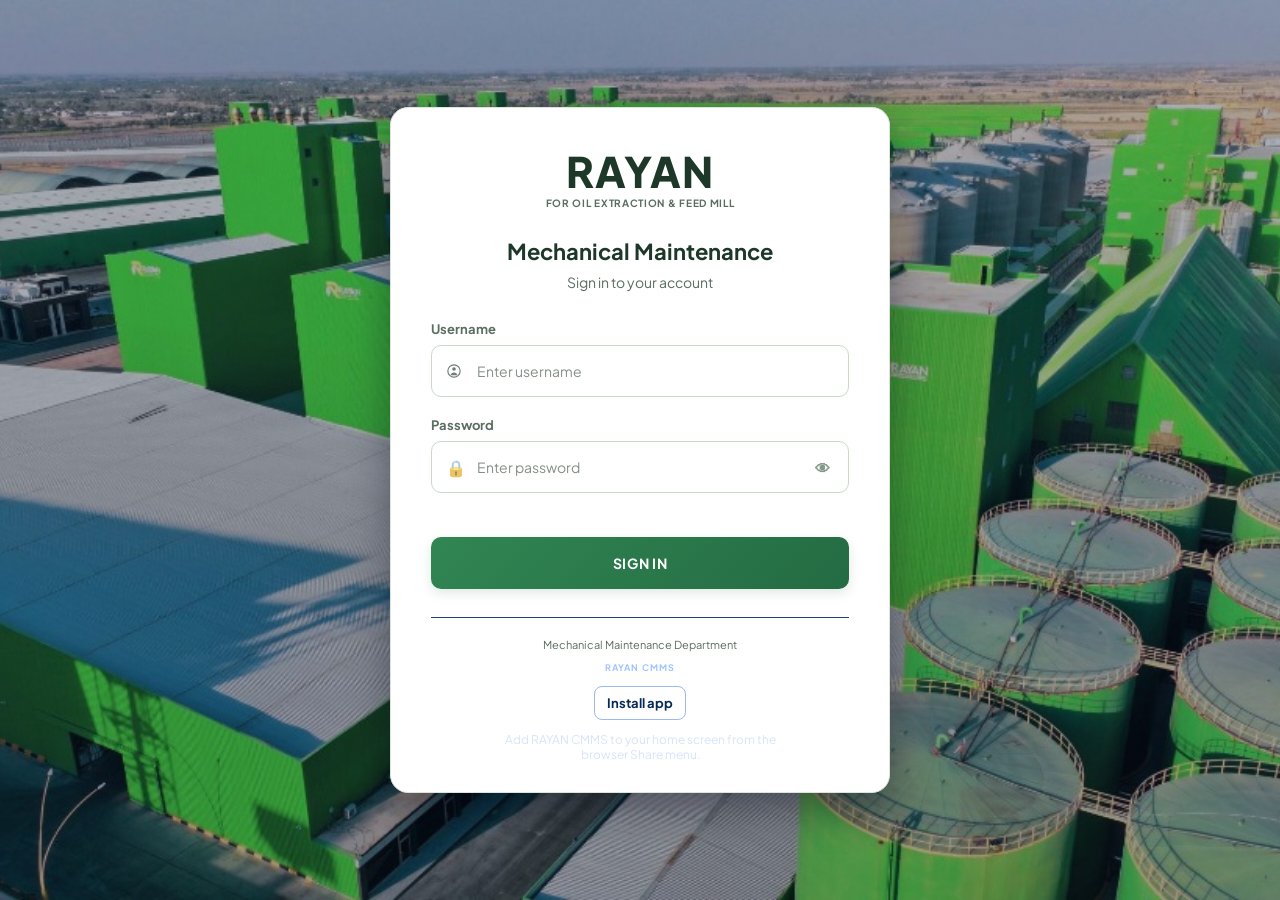
<file: RAYAN_CMMS_WEB_HTML_CSS_JS/daily-report-approvals.html>
<!doctype html>
<html lang="en">
<head>
  <meta charset="utf-8">
  <meta name="viewport" content="width=device-width, initial-scale=1"><meta name="theme-color" content="#062857"><meta name="mobile-web-app-capable" content="yes"><meta name="apple-mobile-web-app-capable" content="yes"><link rel="manifest" href="manifest.webmanifest"><link rel="icon" href="icons/icon-192.png?v=2" type="image/png"><link rel="apple-touch-icon" href="icons/apple-touch-icon.png?v=2"><meta name="apple-mobile-web-app-title" content="RAYAN CMMS">
  <title>Daily Report Approvals | RAYAN CMMS</title>
  <link rel="stylesheet" href="css/approvals.css">
  <link rel="stylesheet" href="css/mobile-web-app.css?v=4">

<link rel="preconnect" href="https://fonts.googleapis.com">
<link rel="preconnect" href="https://fonts.gstatic.com" crossorigin>
<link href="https://fonts.googleapis.com/css2?family=Plus+Jakarta+Sans:wght@400;500;600;700;800&display=swap" rel="stylesheet">
<link rel="stylesheet" href="css/site-fonts.css?v=1">
</head>
<body>
  <header><a href="index.html#daily-reports">← CMMS Dashboard</a><h1>Daily Report Approval Inbox</h1><span id="account-name"></span></header>
  <main><section class="panel"><h2>Submitted reports awaiting review</h2><table><thead><tr><th>Report No.</th><th>Date</th><th>Technician</th><th>Shift</th><th>Equipment</th><th>Actions</th></tr></thead><tbody id="approval-rows"><tr><td colspan="6">Loading reports…</td></tr></tbody></table></section><aside class="panel details"><h2>Approval details</h2><div id="approval-detail">Choose a submitted report to view its activity summary.</div></aside></main>
  <script src="js/pwa.js?v=1"></script>
  <script src="js/api.js?v=7"></script>
  <script src="js/daily-report-approvals.js"></script>
</body>
</html>
</file>
<file: RAYAN_CMMS_WEB_HTML_CSS_JS/css/approvals.css>
:root{--ink:#102b5d;--blue:#075cf5;--line:#e2e8f2;--bg:#f5f8fc;--red:#d92d3a}*{box-sizing:border-box}body{margin:0;background:var(--bg);font-family:Arial,sans-serif;color:var(--ink)}header{height:74px;background:#08285a;color:#fff;display:flex;align-items:center;padding:0 35px;gap:25px}header a{color:#fff;text-decoration:none;font-size:13px}header h1{font-size:22px;margin:0}header span{margin-left:auto;font-size:13px;color:#d5e2f8}main{display:grid;grid-template-columns:minmax(0,1fr) 330px;gap:18px;padding:28px;max-width:1450px;margin:auto}.panel{background:#fff;border:1px solid var(--line);border-radius:9px;box-shadow:0 3px 13px #0d32630a}.panel h2{font-size:16px;margin:0;padding:18px;border-bottom:1px solid var(--line)}table{border-collapse:collapse;width:100%}th,td{padding:14px;text-align:left;border-bottom:1px solid var(--line);font-size:13px}th{font-size:11px;background:#fbfcff}.code{color:#075cf5;font-weight:bold}.button{border:1px solid #c9d6ea;background:#fff;border-radius:5px;padding:7px 10px;color:var(--ink);font-weight:bold;cursor:pointer;font-size:11px}.button.primary{background:var(--blue);color:#fff;border-color:var(--blue)}.button.danger{color:var(--red);border-color:#fecbd0}.details{padding-bottom:16px}.details h3{font-size:17px;margin:16px}.details p{font-size:13px;margin:13px 16px;line-height:1.5}.details .actions{padding:5px 16px;display:flex;gap:8px}.error{color:var(--red)}@media(max-width:900px){main{grid-template-columns:1fr;padding:14px}.details{min-height:200px}}
</file>
<file: RAYAN_CMMS_WEB_HTML_CSS_JS/css/mobile-web-app.css>
/* Shared mobile Web App layer — loaded after each page stylesheet. */
:root{color-scheme:light}html{-webkit-text-size-adjust:100%;text-size-adjust:100%}body{overflow-x:hidden;-webkit-tap-highlight-color:transparent}button,input,select,textarea{touch-action:manipulation}.content,.main-content{min-width:0}.mobile-menu-button,.mobile-sidebar-backdrop{display:none}

@media (max-width:760px){
  body.mobile-shell-ready{overflow-x:hidden}
  .mobile-menu-button{position:fixed;z-index:42;top:13px;left:13px;display:grid;width:43px;height:43px;padding:11px 10px;border:1px solid #c7d7ef;border-radius:12px;background:#fff;box-shadow:0 7px 20px #06285728;gap:5px;cursor:pointer;transition:transform .2s ease,background .2s ease}
  .mobile-menu-button span{display:block;height:2px;border-radius:10px;background:#0b356f;transition:transform .2s ease,opacity .2s ease}
  body.sidebar-open .mobile-menu-button{background:#e9f2ff}
  body.sidebar-open .mobile-menu-button span:nth-child(1){transform:translateY(7px) rotate(45deg)}body.sidebar-open .mobile-menu-button span:nth-child(2){opacity:0}body.sidebar-open .mobile-menu-button span:nth-child(3){transform:translateY(-7px) rotate(-45deg)}
  .mobile-sidebar-backdrop{position:fixed;z-index:29;inset:0;border:0;background:#01173788;opacity:0;pointer-events:none;transition:opacity .22s ease;cursor:pointer}.sidebar-open .mobile-sidebar-backdrop{opacity:1;pointer-events:auto}
  .shell .sidebar,.app .sidebar{position:fixed;z-index:35;inset:0 auto 0 0;width:min(82vw,294px);min-width:0;padding-top:18px;transform:translateX(-105%);transition:transform .25s cubic-bezier(.2,.8,.2,1);box-shadow:12px 0 35px #00183a45}.sidebar-open .shell .sidebar,.sidebar-open .app .sidebar{transform:translateX(0)}
  .shell .brand,.app .brand{min-height:80px;padding:10px 18px 15px}.shell .brand-mark{font-size:34px}.shell .brand b,.app .brand-title{font-size:25px}.shell .brand small,.app .brand-subtitle{font-size:10px}.shell .nav,.app .sidebar-nav{padding:12px 14px}.shell .nav-link,.app .nav-item{min-height:46px;font-size:15px}.shell .nav-link i,.app .nav-icon{width:24px;font-size:18px}.shell .profile,.app .sidebar-bottom{padding:14px 16px 16px}.shell .profile>span:not(.avatar),.shell .profile strong,.app .user-details,.app .user-arrow{display:flex}
  .shell .content,.app .main-content{margin-left:0;padding:76px 13px 28px}
  .shell .page-header,.app .topbar{display:flex;align-items:flex-start;flex-direction:column;gap:16px;margin-bottom:18px}.shell .page-header h1,.app .page-title h1{font-size:26px;letter-spacing:-.7px}.shell .page-header p,.app .page-title p{font-size:13px;line-height:1.45}.shell .header-actions{display:grid;width:100%;grid-template-columns:minmax(0,1fr) auto;gap:8px}.shell .search{grid-column:1/-1;width:100%;height:45px}.shell .filter-button{justify-content:center;width:46px;padding:0;font-size:0}.shell .filter-button span{display:none}.shell .filter-button:first-letter{font-size:18px}.shell .date-button{min-width:0;width:auto;justify-content:center;padding:0 11px;font-size:0}.shell .date-button span{display:none}.shell .primary{grid-column:1/-1;width:100%;height:46px;font-size:14px}
  .shell .metric-grid{grid-template-columns:repeat(2,minmax(0,1fr));gap:9px;margin-bottom:13px}.shell .metric{height:132px;padding:14px;border-radius:12px}.shell .metric h3{font-size:11px;line-height:1.25}.shell .metric b{margin-top:18px;font-size:25px}.shell .metric .glyph{top:auto;right:13px;bottom:13px;width:35px;height:35px;font-size:18px}.shell .metric .trend{font-size:10px;max-width:92px;line-height:1.25}.shell .workspace,.shell .kpi-layout{grid-template-columns:1fr;gap:10px}.shell .panel{border-radius:12px}.shell .tabs{height:50px;gap:20px;padding:0 13px;overflow-x:auto;scrollbar-width:none}.shell .tabs::-webkit-scrollbar{display:none}.shell .tab{height:50px;white-space:nowrap}.shell .table-wrap{-webkit-overflow-scrolling:touch}.shell .pagination{gap:8px;min-height:54px;padding:0 12px;overflow-x:auto;white-space:nowrap}.shell .pagination>span:first-child{display:none}.shell .split{grid-template-columns:1fr}.shell .equipment-list{display:none}.shell .chart-panel{min-height:230px;padding:15px}.shell .bars{gap:8px}.shell .h-bars span{width:96px}.shell .detail{display:block}.shell .detail-list div{font-size:11px}.shell .toast{right:13px;bottom:14px;max-width:calc(100vw - 26px);border-radius:10px}
  .app .topbar-actions{display:grid;width:100%;grid-template-columns:1fr auto;gap:8px}.app .top-search{grid-column:1/-1;width:100%;height:45px}.app .filter-button{width:46px;padding:0;justify-content:center;font-size:0}.app .filter-button span{font-size:18px}.app .date-filter{min-width:0;width:auto;padding:0 8px}.app .date-filter>span:first-child,.app .date-filter>span:nth-of-type(2){display:none}.app .date-filter input{width:102px;font-size:11px}.app .new-report-button{grid-column:1/-1;width:100%;min-height:46px}.app .stats-grid{display:grid;grid-auto-flow:column;grid-auto-columns:minmax(155px,78vw);grid-template-columns:none;overflow-x:auto;scroll-snap-type:x mandatory;scrollbar-width:none;padding-bottom:3px;margin:0 -13px 14px;padding-left:13px;padding-right:13px}.app .stats-grid::-webkit-scrollbar{display:none}.app .stat-card{min-height:128px;padding:15px;scroll-snap-align:start;border-radius:12px}.app .stat-title{font-size:11px}.app .stat-value{margin-top:16px;font-size:26px}.app .stat-change{margin-top:12px}.app .stat-icon{flex-basis:38px;width:38px;height:38px;font-size:17px}.app .reports-layout{grid-template-columns:1fr;gap:10px}.app .reports-panel,.app .details-panel{border-radius:12px}.app .report-tabs{min-height:51px;padding-left:0;scrollbar-width:none}.app .report-tabs::-webkit-scrollbar{display:none}.app .report-tab{padding:0 14px;font-size:12px}.app .table-container{-webkit-overflow-scrolling:touch}.app .table-container table{min-width:940px}.app .table-container th{height:45px}.app .table-container td{height:53px;font-size:11px}.app .pagination{min-height:58px;flex-wrap:wrap;justify-content:center;padding:10px}.app .pagination-info,.app .rows-per-page{width:100%;justify-content:center}.app .details-panel{min-height:auto}.app .empty-details{min-height:210px}.app .details-content{padding:15px}
  .tool-bar{position:sticky;top:0;z-index:20;height:auto;min-height:54px;padding:9px 11px;gap:7px;flex-wrap:wrap;border-bottom:1px solid #ffffff1c}.tool-bar a,.tool-bar button{font-size:11px}.tool-bar span{order:3;flex:1 0 100%;overflow:hidden;text-align:center;text-overflow:ellipsis;white-space:nowrap}.report-paper{width:100%;margin:0;padding:12px 10px 88px;box-shadow:none}.report-head{grid-template-columns:1fr;gap:11px;min-width:0;padding-bottom:11px}.company-logo,.report-title{text-align:center}.company-logo img{width:min(320px,90vw);max-height:none;margin:auto}.company-logo span{margin-left:0}.report-title h1{font-size:22px;line-height:1.18}.report-title h2{margin-top:7px;font-size:14px}.form-meta{width:100%}.form-meta div{min-height:32px;padding:0 12px;font-size:12px}.report-info{grid-template-columns:1fr;min-width:0;margin:10px 0}.info-column{padding:9px 11px}.info-column+.info-column{border-top:1px solid var(--line);border-left:0}.info-column label{grid-template-columns:1fr;gap:3px;min-height:auto;margin:7px 0;font-size:12px}.info-column input,.info-column select{height:34px;font-size:14px}.activity-tools{align-items:stretch;flex-direction:column;gap:9px;margin:8px 0}.activity-tools>div{align-items:flex-start;flex-direction:column;gap:3px}.add-page-button{width:100%;min-height:40px}.activity-page{overflow-x:auto;max-width:100%;-webkit-overflow-scrolling:touch;border-radius:7px}.activity-page-label,.activity-table{min-width:1040px}.activity-table th{font-size:11px}.report-bottom{grid-template-columns:1fr;min-width:0}.parts-table{min-width:650px}.report-bottom>table{overflow-x:auto;display:block;max-width:100%;-webkit-overflow-scrolling:touch}.notes-box{min-height:160px}.notes-heading{height:auto;min-height:42px;align-items:stretch;flex-wrap:wrap;padding:9px 10px;gap:8px}.notes-heading span{min-height:31px;margin-left:auto;border:0;padding:0;font-size:11px}.notes-heading output{width:80px}.notes-box textarea{min-height:125px}.form-actions{position:sticky;bottom:0;z-index:15;flex-wrap:wrap;margin:15px -10px -88px;padding:10px;background:#fff;box-shadow:0 -6px 18px #0928581c}.form-actions p{flex:1 0 100%;margin:0 0 2px;font-size:11px}.form-actions button{flex:1;padding:10px 7px;font-size:11px}
  .login-page{min-height:100svh;padding:18px 13px;align-items:center}.login-card{width:100%;max-width:410px;border-radius:16px}.login-card .brand-name{font-size:38px}.login-title h1{font-size:23px}
}

@media (max-width:380px){.app .date-filter{display:none}.shell .metric b{font-size:22px}.shell .metric .trend{font-size:9px}.tool-bar a,.tool-bar button{padding:7px 4px}.form-actions button{font-size:10px}}

@media (max-width:980px){
  html,body,.shell,.app{max-width:100%;overflow-x:hidden}
  html body .shell .sidebar,
  html[dir="rtl"] body .shell .sidebar,
  html body .app .sidebar,
  html[dir="rtl"] body .app .sidebar{
    position:fixed;top:0;bottom:0;left:auto;right:auto;inset-inline-start:0;width:min(84vw,300px);min-width:0;margin:0;
    transform:translate3d(-105%,0,0);z-index:40
  }
  html[dir="rtl"] body .shell .sidebar,
  html[dir="rtl"] body .app .sidebar{transform:translate3d(105%,0,0)}
  html body.sidebar-open .shell .sidebar,
  html body.sidebar-open .app .sidebar,
  html[dir="rtl"] body.sidebar-open .shell .sidebar,
  html[dir="rtl"] body.sidebar-open .app .sidebar{transform:translate3d(0,0,0)}
  html body .mobile-menu-button{
    display:grid;top:calc(12px + env(safe-area-inset-top));left:auto;right:auto;
    inset-inline-start:calc(12px + env(safe-area-inset-inline-start));z-index:50;transform:none
  }
  html body .mobile-sidebar-backdrop{display:block}
  html body .shell .sidebar,
  html[dir="rtl"] body .shell .sidebar,
  html body .app .sidebar,
  html[dir="rtl"] body .app .sidebar{
    padding-top:calc(18px + env(safe-area-inset-top));
    padding-bottom:env(safe-area-inset-bottom);
    transition:transform .28s cubic-bezier(.2,.8,.2,1)
  }
  html body .shell .content,
  html[dir="rtl"] body .shell .content,
  html[dir="rtl"] body .content,
  html body .app .main-content,
  html[dir="rtl"] body .app .main-content,
  html[dir="rtl"] body .main-content{
    margin-left:0;margin-right:0;margin-inline:0;width:auto;max-width:100%;min-width:0;
    padding:calc(72px + env(safe-area-inset-top)) 12px calc(28px + env(safe-area-inset-bottom))
  }
  html body .shell .nav-link,
  html body .app .nav-item{text-align:start}
  html body .page-header,
  html body .app .topbar{flex-direction:column;align-items:stretch}
  html body .header-actions,
  html body .app .topbar-actions{display:flex;flex-wrap:wrap;width:100%;gap:8px}
  html body .header-actions .primary,
  html body .header-actions button,
  html body .app .new-report-button{flex:1 1 140px;min-height:44px}
  html body .workspace,
  html body .workspace.lube-board,
  html body .kpi-layout,
  html body .split,
  html body .app .reports-layout{grid-template-columns:minmax(0,1fr)}
  html body .workspace,
  html body .panel,
  html body .lube-paper,
  html body .job-order{min-width:0;max-width:100%}
  html body .workspace .panel:has(table),
  html body .table-wrap,
  html body .table-container,
  html body .sheet-scroll{max-width:100%;overflow-x:auto;-webkit-overflow-scrolling:touch}
  html body .sheet-scroll .lube-table,
  html body .workspace .panel table,
  html body .table-container table{min-width:680px}
  html body .lube-paper input,
  html body .lube-paper select,
  html body .lube-paper textarea,
  html body .job-order input,
  html body .job-order select,
  html body .job-order textarea{font-size:16px}
}
@media (prefers-reduced-motion:reduce){
  *,*::before,*::after{scroll-behavior:auto!important;transition-duration:.01ms!important;animation-duration:.01ms!important}
  .page-settle{animation:none!important}
}

html{scroll-behavior:smooth}
body{-webkit-font-smoothing:antialiased;text-rendering:optimizeLegibility}
.nav,.sidebar-nav,.table-container,.sheet-scroll,.annual-scroll,.plan-panel ol{overscroll-behavior:contain;-webkit-overflow-scrolling:touch}
.table-wrap{-webkit-overflow-scrolling:touch;overscroll-behavior:auto}
body[data-live-page="equipment"] .table-wrap,
body[data-live-page="new-equipment"] .table-wrap{overscroll-behavior:auto;touch-action:pan-y}
.nav-link,.nav-item,.primary,.detail-button,.report-tab,.page-button{transition:background-color .18s ease,color .18s ease,box-shadow .18s ease,transform .18s ease}
.page-settle{animation:cmms-settle .28s ease}
@keyframes cmms-settle{from{opacity:.35;transform:translateY(8px)}to{opacity:1;transform:none}}
body.sidebar-open{overflow:hidden}

@media (max-width:980px){
  html body .shell .nav-link,
  html body .app .nav-item{justify-content:flex-start;gap:12px;font-size:15px;text-align:start}
  html body .shell .nav-link span,
  html body .shell .brand span,
  html body .app .nav-item>span{display:inline;font-size:15px}
  html body .app .brand>div:last-child{display:block}
  html body .shell .brand,
  html body .app .brand{justify-content:flex-start}
  html body .shell .profile,
  html body .app .user-card{justify-content:flex-start}
  html body .shell .profile-id{display:flex;flex-direction:column;min-width:0}
  html body .app .user-details{display:flex}
  html body .shell .logout-button,
  html body .app .signout-button,
  html body .app .user-arrow{display:inline-flex}
  html body input,
  html body select,
  html body textarea{font-size:16px}
  html body .primary,
  html body .detail-button,
  html body .login-button,
  html body .new-report-button,
  html body .nav-link,
  html body .nav-item{min-height:44px}
  html body .panel.detail,
  html body .detail.pending-review{max-height:none}
  html body .login-page{min-height:100svh;padding:max(16px,env(safe-area-inset-top)) 14px max(18px,env(safe-area-inset-bottom))}
  html body .login-card{width:min(100%,440px)}
  html body .content img,
  html body .main-content img,
  html body .login-card img{max-width:100%;height:auto}
}
</file>
<file: RAYAN_CMMS_WEB_HTML_CSS_JS/css/site-fonts.css>
html[lang="en"] body,
html[lang="en"] body * {
  font-family:"Plus Jakarta Sans",Arial,sans-serif!important;
}
html[lang="en"] body svg text {
  font-family:"Plus Jakarta Sans",Arial,sans-serif;
}
html[lang="ar"] body,
html[lang="ar"] body * {
  font-family:"IBM Plex Sans Arabic",Tahoma,Arial,sans-serif!important;
}
html[lang="ar"] body svg text {
  font-family:"IBM Plex Sans Arabic",Tahoma,Arial,sans-serif;
}
</file>
<file: RAYAN_CMMS_WEB_HTML_CSS_JS/css/daily-report-form.css>
:root{--ink:#102d60;--ink-soft:#31517f;--line:#2a5287;--line-soft:#c9d8ec;--pale:#eef5ff;--blue:#0760ed;--blue-deep:#064bbd;--muted:#62728d;--surface:#fff;--success:#0b9b65}*{box-sizing:border-box}html{background:#e8eef7}body{margin:0;background:radial-gradient(circle at top,#f6f9ff 0,#e9f0fa 72%);color:var(--ink);font-family:Inter,Arial,sans-serif}.tool-bar{height:56px;background:linear-gradient(105deg,#062754,#0b3a78);box-shadow:0 2px 12px #001e4935;color:#fff;display:flex;align-items:center;justify-content:space-between;padding:0 30px;font-size:13px}.tool-bar a{border-radius:5px;padding:7px 9px;color:#fff;text-decoration:none;transition:background .16s}.tool-bar a:hover{background:#ffffff18}.tool-bar span{font-weight:600;color:#cfe0ff}.report-paper{width:min(1500px,calc(100vw - 36px));margin:18px auto 30px;padding:22px;background:var(--surface);box-shadow:0 12px 34px #142a5220}.report-head{display:grid;grid-template-columns:330px 1fr 340px;align-items:center;gap:15px;min-height:111px;padding-bottom:12px;border-bottom:2px solid #d6e4f8}.company-logo img{display:block;width:270px;max-height:75px;object-fit:contain;object-position:left center}.company-logo span{display:block;margin:2px 0 0 19px;font-size:10px;font-weight:800;letter-spacing:.25px;color:#2d724a}.report-title{text-align:center}.report-title h1{margin:0;color:var(--ink);font-size:31px;letter-spacing:.15px}.report-title h2{margin:18px 0 0;color:#162f61;font-size:20px;letter-spacing:.2px}.form-meta{overflow:hidden;margin:0;border:1px solid var(--line);box-shadow:0 2px 5px #1e437310}.form-meta div{display:grid;grid-template-columns:1fr 1.35fr;align-items:center;min-height:36px;padding:0 18px;border-bottom:1px solid var(--line);font-size:13px;font-weight:800}.form-meta div:last-child{border-bottom:0}.form-meta dd{margin:0;text-align:center}.report-info{display:grid;grid-template-columns:1fr 1fr;margin:14px 0 11px;border:1px solid var(--line);background:linear-gradient(90deg,#fff,#fbfdff)}.info-column{padding:12px 15px}.info-column+.info-column{border-left:1px solid var(--line)}.info-column label{display:grid;grid-template-columns:170px 1fr;align-items:center;min-height:43px;font-size:14px;font-weight:800}.info-column input,.info-column select{height:34px;border:0;border-bottom:1px solid #aabedc;padding:4px 7px;background:#fff;color:var(--ink);font:15px Inter,Arial,sans-serif;outline:0;transition:border-color .18s,background .18s,box-shadow .18s}.info-column input:focus,.info-column select:focus{border-bottom-color:var(--blue);background:#f4f8ff;box-shadow:0 2px 0 #0a61ed12}.signature-line{height:31px;border-bottom:1px solid #aabedc}.activity-tools{display:flex;align-items:center;justify-content:space-between;gap:18px;margin:6px 0 7px;padding:10px 12px;border:1px solid #c9daf2;border-radius:7px;background:linear-gradient(90deg,#f7fbff,#eef5ff)}.activity-tools>div{display:flex;align-items:baseline;gap:11px}.activity-tools strong{font-size:12px;letter-spacing:.35px}.activity-tools span{font-size:11px;color:var(--muted)}.add-page-button{border:1px solid #99baf0;border-radius:5px;padding:8px 11px;background:#fff;color:var(--blue);font-size:12px;font-weight:800;white-space:nowrap;box-shadow:0 1px 2px #0e3d7a12}.add-page-button:hover{border-color:var(--blue);background:#eaf3ff}.downtime-help{margin:0 0 8px;padding-left:3px;color:var(--muted);font-size:12px}.activity-page{margin-top:10px}.activity-page-label{display:flex;align-items:center;justify-content:space-between;min-height:28px;padding:0 11px;border:1px solid var(--line);border-bottom:0;background:linear-gradient(90deg,#e9f3ff,#f8fbff);font-size:10px;letter-spacing:.15px}.activity-page-label span{color:var(--ink-soft);font-weight:700}.activity-table,.parts-table{width:100%;border-collapse:collapse;table-layout:fixed}.activity-table th,.activity-table td,.parts-table th,.parts-table td{border:1px solid var(--line)}.activity-table th,.parts-table th{height:38px;background:linear-gradient(#f8fbff,#e5f0ff);text-align:center;font-size:12px;line-height:1.15}.activity-table td{height:39px;padding:0}.activity-table input,.activity-table select{width:100%;height:38px;border:0;border-radius:0;background:transparent;padding:4px 6px;color:var(--ink);font:12px Inter,Arial,sans-serif;outline:0;transition:background .16s,box-shadow .16s}.activity-table input:focus,.activity-table select:focus{position:relative;z-index:1;background:#edf5ff;box-shadow:inset 0 0 0 2px #76aefc}.activity-table input[readonly]{background:#f6f9fe;color:#31517f;cursor:default}.activity-table tr.has-downtime .downtime{background:#e8f8f1;color:#08794e;font-weight:800}.activity-table .row-number{text-align:center;background:#f7faff;font-weight:800}.activity-table .line-input{height:22px;font-size:11px;border-bottom:1px solid #c9d8ec}.activity-table .line-cell{padding:2px 4px}.activity-table .line-name{display:block;min-height:14px;padding:1px 4px 2px;overflow:hidden;color:#31517f;font-size:10px;line-height:1.2;text-overflow:ellipsis;white-space:nowrap}.activity-table .manual{background:#fff9e9}.activity-table .found{background:#effbf5}.activity-table .time{text-align:center;font-weight:700;color:#154278}.activity-table .downtime{text-align:center;font-weight:800}.activity-table th:nth-child(1){width:4.2%}.activity-table th:nth-child(2){width:11%}.activity-table th:nth-child(3){width:9.2%}.activity-table th:nth-child(4){width:9.2%}.activity-table th:nth-child(5){width:8.8%}.activity-table th:nth-child(6){width:9.2%}.activity-table th:nth-child(7){width:17%}.activity-table th:nth-child(8){width:17%}.activity-table th:nth-child(9),.activity-table th:nth-child(10){width:6.5%}.activity-table th:nth-child(11){width:6.5%}.report-bottom{display:grid;grid-template-columns:46.5% 1fr;gap:12px;margin-top:12px}.parts-table th{height:30px;font-size:11px}.parts-table td{height:32px;padding:0}.parts-table input{width:100%;height:31px;border:0;background:transparent;padding:3px 5px;color:var(--ink);outline:0}.parts-table input:focus{background:#edf5ff;box-shadow:inset 0 0 0 2px #76aefc}.parts-table th:nth-child(1){width:9%}.parts-table th:nth-child(2){width:41%}.parts-table th:nth-child(3){width:19%}.parts-table th:nth-child(4){width:11%}.notes-box{min-height:190px;border:1px solid var(--line)}.notes-heading{display:flex;align-items:center;justify-content:space-between;height:43px;padding-left:12px;border-bottom:1px solid #9bb1d1;background:#fbfdff;font-size:12px}.notes-heading span{align-self:stretch;display:flex;align-items:center;gap:9px;padding:0 12px;border-left:1px solid #9bb1d1;font-size:12px;font-weight:700}.notes-heading output{display:inline-grid;place-items:center;width:115px;height:29px;border:1px solid #7f99c1;background:#fff;color:var(--ink);font-size:14px;font-weight:800}.notes-box textarea{width:100%;min-height:139px;border:0;resize:vertical;padding:10px;color:var(--ink);font:13px Inter,Arial,sans-serif;line-height:1.45;outline:0}.notes-box textarea:focus{background:#f7fbff}.form-actions{display:flex;align-items:center;justify-content:flex-end;gap:9px;margin-top:16px;padding:12px;border-top:1px solid #d8e4f3}.form-actions p{margin-right:auto;font-size:12px;color:var(--muted)}.form-actions button{border:1px solid #b8c7df;border-radius:5px;padding:10px 15px;background:#fff;color:var(--ink);font-weight:800;cursor:pointer;transition:transform .15s,box-shadow .15s,background .15s}.form-actions button:hover:not(:disabled){transform:translateY(-1px);box-shadow:0 3px 7px #09285818}.form-actions button.submit{border-color:var(--blue);background:linear-gradient(120deg,#0b6cff,#0755dc);color:#fff}.form-actions button:disabled{cursor:not-allowed;opacity:.45}@media(max-width:1000px){.report-paper{width:100%;margin:0;padding:10px;overflow:auto}.report-head{grid-template-columns:240px 600px 260px;min-width:1100px}.report-info,.activity-section,.report-bottom{min-width:1100px}.tool-bar{padding:0 12px}}@page{size:A3 landscape;margin:8mm}@media print{body,html{background:#fff}.no-print{display:none!important}.report-paper{width:auto;max-width:none;margin:0;padding:0;box-shadow:none;page-break-after:avoid}.report-head,.report-info,.activity-section,.report-bottom{min-width:0!important}.report-head{min-height:0;grid-template-columns:240px 1fr 280px;padding-bottom:4px}.company-logo img{width:210px;max-height:58px}.report-title h1{font-size:24px}.report-title h2{margin-top:6px;font-size:15px}.form-meta div{min-height:24px}.report-info{margin:6px 0}.info-column{padding:4px 8px}.info-column label{min-height:28px;font-size:13px}.activity-page{margin-top:4px}.activity-page+.activity-page{break-before:page;page-break-before:always}.activity-page-label{min-height:18px;font-size:9px}.activity-table th{height:24px;font-size:10px}.activity-table td{height:24px}.activity-table input,.activity-table select{height:23px;font-size:10px}.report-bottom{margin-top:4px}.parts-table th{height:20px;font-size:10px}.parts-table td,.parts-table input{height:20px;font-size:10px}.notes-box{min-height:0}.notes-heading{height:28px;font-size:11px}.notes-box textarea{min-height:92px}.report-paper.single-sheet,.report-paper.single-sheet .activity-section,.report-paper.single-sheet .activity-page,.report-paper.single-sheet .report-bottom{break-inside:avoid;page-break-inside:avoid;break-before:auto;page-break-before:auto}}
.report-photo-page{display:flex;align-items:center;justify-content:center;width:min(100%,297mm);aspect-ratio:297/420;margin:18px auto;background:#fff;overflow:hidden;box-shadow:0 12px 34px #142a5220}
.report-photo-page.landscape{width:min(100%,420mm);aspect-ratio:420/297}
.report-photo-page img{width:100%;height:100%;object-fit:contain;display:block}
@page a3photo{size:A3 portrait;margin:0}
@page a3photo-land{size:A3 landscape;margin:0}
@media print{
  .report-photo-page{display:flex!important;width:297mm;height:420mm;aspect-ratio:auto;margin:0!important;padding:0!important;box-shadow:none;break-before:page;page-break-before:always;break-inside:avoid;page-break-inside:avoid;page:a3photo;overflow:hidden;background:#fff}
  .report-photo-page.landscape{page:a3photo-land;width:420mm;height:297mm}
  .report-photo-page img{width:297mm;height:420mm;max-width:none;object-fit:contain}
  .report-photo-page.landscape img{width:420mm;height:297mm}
}
</file>
<file: RAYAN_CMMS_WEB_HTML_CSS_JS/css/i18n.css>
.lang-switch{display:flex;height:44px;border:1px solid #e7ebf3;border-radius:7px;overflow:hidden;background:#fff;flex:0 0 auto}
.lang-switch button{border:0;background:#fff;color:#0b2558;min-width:52px;padding:0 12px;cursor:pointer;font:13px Arial,sans-serif}
.lang-switch button.active{background:#075cf5;color:#fff}
.login-card .lang-switch{margin:0 auto 16px}
.profile{flex-wrap:wrap}
.profile-id{min-width:0;flex:1}
.profile-id b,.profile-id small{overflow:hidden;text-overflow:ellipsis;white-space:nowrap}
.profile .lang-switch,.user-card .lang-switch{height:28px;margin-inline-start:auto;border-color:#ffffff38;background:transparent}
.profile .lang-switch button,.user-card .lang-switch button{min-width:34px;padding:0 7px;background:transparent;color:#fff;font-size:11px}
.profile .lang-switch button.active,.user-card .lang-switch button.active{background:#075cf5;color:#fff}
.profile .logout-button,.user-card .signout-button{flex:1 0 100%;margin:8px 0 0}
.user-card{flex-wrap:wrap}
html[dir="rtl"] body{font-family:Tahoma,Arial,sans-serif}
html[dir="rtl"] .sidebar{left:auto;right:0}
html[dir="rtl"] .content{margin-left:0;margin-right:238px}
html[dir="rtl"] .main-content{margin-left:0;margin-right:237px}
html[dir="rtl"] .nav-link,html[dir="rtl"] .nav-item{text-align:right}
html[dir="rtl"] .data-table th,html[dir="rtl"] .data-table td{text-align:right}
html[dir="rtl"] .profile .logout-button,html[dir="rtl"] .signout-button{margin-left:0;margin-right:auto}
html[dir="rtl"] .report-link{text-align:right}
@media (max-width:980px){
  html[dir="rtl"] .content,html[dir="rtl"] .main-content{margin-left:0;margin-right:0}
  html[dir="rtl"] .sidebar{left:auto;right:auto;inset-inline-start:0}
}
</file>
<file: RAYAN_CMMS_WEB_HTML_CSS_JS/css/theme.css>
/* Site-wide command-center theme, matching the KPI page in both directions. */
.app,.login-page{color-scheme:dark}

html body .app .main-content,
html[dir="rtl"] body .app .main-content{
  margin-left:0;margin-right:0;margin-inline-start:237px;min-width:0;min-height:100vh;color:#e7eefc;
  background:
    radial-gradient(ellipse 70% 42% at 8% -8%,#1a5ec866,transparent 52%),
    radial-gradient(ellipse 55% 36% at 96% 0%,#12967a33,transparent 48%),
    linear-gradient(180deg,#071633 0%,#0a1c3d 42%,#081428 100%);
}

body .tabs{border-bottom-color:#23406e}
body .tab{color:#c5d6f4}
body .tab.active{color:#9ec4ff;border-color:#3b82f6}
body .data-table th{color:#b7c9e6;background:#0d2244;border-bottom-color:#23406e}
body .data-table td{color:#e7eefc;border-bottom-color:#1c365f}
body .data-table tr:hover,body .data-table tr.selected{background:#14315d}
body .code{color:#9ec4ff}
body .pagination,body .pages button{color:#9eb4d6}
body .pages .current{background:#075cf5;color:#fff}
body .badge.green{background:#12382c;color:#8ee0c2;border-color:#1f6b4e}
body .badge.orange{background:#3a2612;color:#ffc48a;border-color:#8a4e12}
body .badge.red{background:#3a161b;color:#ffb4b8;border-color:#8a3038}
body .badge.blue{background:#10284f;color:#b7d4ff;border-color:#2c528c}
body .badge.purple{background:#2a1848;color:#d7c4ff;border-color:#5b3d8a}
body .live-note,body .chart-empty,body .loading{color:#9eb4d6}
body .detail h2,body .detail-top h3,body .detail-list b,body .user-editor h2{color:#f4f8ff}
body .notice-panel .live-note{color:#9eb4d6;margin:0 0 12px}
body .detail-top,body .detail h2,body .detail-list div,body .equipment-list{border-color:#23406e}
body .detail-top p,body .detail-list span,body .asset small,body .user-editor label small{color:#9eb4d6}
body .detail-button{background:#10284f;color:#e7eefc;border-color:#2c528c}
body .detail-button.danger{background:#3a161b;color:#ffb4b8;border-color:#8a3038}
body .live-form label,body .user-editor label{color:#b7c9e6}
body .live-form input,body .live-form select,body .live-form textarea,
body .user-editor input,body .user-editor select,body .mini-search input{
  color:#f4f8ff;background:#071428;border-color:#2c528c;
}
body .mini-search{color:#9eb4d6;background:#071428;border-color:#2c528c}
body .asset{border-bottom-color:#1c365f}
body .asset.selected{background:#16325f}
body .asset em{color:#9ec4ff}
body .asset .asset-count{margin-inline-start:auto;padding:2px 8px;border-radius:999px;background:#1a4a8c;color:#d7e8ff;font:700 11px/1.4 Arial,sans-serif;font-style:normal;white-space:nowrap}
body .table-button{background:#10284f;color:#9ec4ff}
body .split .equipment-list{border-inline-end:1px solid #23406e;border-right:0}
body .h-bars span,body .h-bars b{color:#c5d6f4}
body .toast{border:1px solid #2d5ea6;background:#0c2f68}
svg.account-avatar{display:block;flex:0 0 auto;color:currentColor}
#screen-notice{position:fixed;left:50%;top:22px;z-index:80;width:max-content;max-width:min(520px,calc(100vw - 28px));padding:14px 20px;border-radius:10px;background:#0c7a4b;color:#fff;font:800 16px Arial,sans-serif;text-align:center;line-height:1.45;box-shadow:0 12px 30px #06285755;opacity:0;pointer-events:none;transform:translateX(-50%) translateY(-12px);transition:opacity .2s,transform .2s}
#screen-notice.show{opacity:1;transform:translateX(-50%) translateY(0)}
#screen-notice.error{background:#b42318;box-shadow:0 12px 30px #b4231855}
.report-alert{
  margin:0 0 12px;padding:14px 16px;border:2px solid #f04438;border-radius:10px;
  background:#fef3f2;color:#b42318;font:800 15px/1.45 Arial,sans-serif;text-align:center;
  box-shadow:0 8px 18px #b4231825
}
.report-alert[hidden]{display:none!important}

.app .page-title h1{color:#f5f8ff;letter-spacing:0}
.app .page-title p{color:#c5d6f4}
.app .topbar{
  align-items:flex-end;flex-wrap:wrap;padding:18px 20px;border:1px solid #2d5ea6;border-radius:18px;
  background:linear-gradient(135deg,#0c2f68ee,#0a234eee 58%,#0c3d4aee);
  box-shadow:0 16px 40px #02081455,inset 0 1px 0 #ffffff22;
}
.app .top-search,.app .date-filter,.app .filter-button,.app .tech-filter{background:#071428;border-color:#2c528c;color:#f4f8ff}
.app .top-search input,.app .date-filter input,.app .tech-filter select{color:#f4f8ff;color-scheme:dark}
.app .top-search input::placeholder{color:#8ea4c8}
.app .new-report-button{box-shadow:0 0 0 1px #9ec4ff55,0 8px 22px #075cf555}
.app .stats-grid{grid-template-columns:repeat(auto-fit,minmax(min(100%,210px),1fr))}
.app .stat-card{
  min-height:132px;border:1px solid #2a4f88;border-radius:16px;color:#e7eefc;
  background:linear-gradient(180deg,#12305ccc,#0c1e40cc);
  box-shadow:0 12px 28px #02081440,inset 0 1px 0 #ffffff14;
}
.app .stat-title{color:#b7c9e6}
.app .stat-value{color:#f7fbff;letter-spacing:0}
.app .stat-change,.app .stat-change small{color:#8ee0c2}
.app .reports-panel,.app .details-panel{
  border:1px solid #2a4f88;border-radius:16px;color:#e7eefc;
  background:linear-gradient(180deg,#10284fcc,#0c1d3ccc);
  box-shadow:0 12px 28px #02081440,inset 0 1px 0 #ffffff12;
}
.app .report-tabs,.app .details-header,.app .pagination,.app .activity-preview{border-color:#23406e}
.app .report-tab{color:#c5d6f4}
.app .report-tab.active{color:#9ec4ff}
.app .table-container thead{background:#0d2244}
.app .table-container th{color:#b7c9e6;border-bottom-color:#23406e}
.app .table-container td{color:#e7eefc;border-bottom-color:#1c365f}
.app .table-container tbody tr:hover{background:#14315d}
.app .report-link,.app .view-button{color:#9ec4ff}
.app .view-button{background:#10284f;border-color:#2c528c}
.app .pagination,.app .rows-per-page,.app .loading-cell,.app .empty-details{color:#9eb4d6}
.app .page-button{color:#c5d6f4}
.app .page-button.active{background:#075cf5;color:#fff}
.app .rows-per-page select{background:#071428;color:#f4f8ff;border-color:#2c528c}
.app .details-header h2,.app .details-content h3,.app .details-content h4{color:#f4f8ff}
.app .details-header button{color:#c5d6f4}
.app .details-content dt{color:#9eb4d6}
.app .details-content dd{color:#e7eefc}
.app .empty-details>div{background:#16325f;color:#9ec4ff}
.app .decision{background:#10284f;color:#e7eefc;border-color:#2c528c}
.app .decision.approve,.app .decision.print{background:#075cf5;border-color:#075cf5;color:#fff}
.app .decision.return{background:#3a161b;color:#ffb4b8;border-color:#8a3038}
.app .notice{background:#10284f;color:#b7d4ff}
.app .notice.error{background:#3a161b;color:#ffb4b8}
.app .status.submitted{background:#10284f;color:#b7d4ff;border-color:#2c528c}
.app .status.approved,.app .status.completed{background:#12382c;color:#8ee0c2;border-color:#1f6b4e}
.app .status.in-progress{background:#3a2612;color:#ffc48a;border-color:#8a4e12}
.app .status.returned{background:#3a161b;color:#ffb4b8;border-color:#8a3038}
.app .status.draft{background:#1a2740;color:#c5d6f4;border-color:#2c3f62}
.app .status.pending{background:#2a1848;color:#d7c4ff;border-color:#5b3d8a}
.app .shift{background:#10284f;color:#b7d4ff}
.app .shift.b{background:#12382c;color:#8ee0c2}
.app .shift.c{background:#2a1848;color:#d7c4ff}
.app .activity-preview th,.app .activity-preview td{color:#c5d6f4;border-bottom-color:#23406e}
html[dir="rtl"] .table-container th,html[dir="rtl"] .table-container td,
html[dir="rtl"] .activity-preview th,html[dir="rtl"] .activity-preview td{text-align:right}
html[dir="rtl"] .details-content dt{float:right}
html[dir="rtl"] .details-content dd{padding-left:0;padding-right:120px;text-align:start}

.login-page{
  background-image:
    linear-gradient(180deg,#07163355,#08142866),
    url("../background.jpg?v=2");
  background-size:cover;
  background-position:center center;
  background-repeat:no-repeat;
}
.login-card{
  color:#e7eefc;border:1px solid #2a4f88;border-radius:18px;
  background:linear-gradient(180deg,#10284fe6,#0c1d3ce8);
  box-shadow:0 16px 40px #02081466,inset 0 1px 0 #ffffff18;
}
.login-card .brand-name,.login-title h1{color:#f5f8ff}
.login-card .brand-subtitle,.login-title p,.login-footer,.login-footer span{color:#c5d6f4}
.login-footer{border-top-color:#23406e}
.login-footer small{color:#9ec4ff}
.field label{color:#b7c9e6}
.input-wrapper input{
  color:#f4f8ff;background:#071428;border-color:#2c528c;border-radius:10px;
  padding-left:45px;padding-right:48px;padding-inline-start:45px;padding-inline-end:48px;
}
.input-wrapper input::placeholder{color:#8ea4c8}
.input-wrapper input:focus{background:#071428;border-color:#3b82f6;box-shadow:0 0 0 3px #3b82f633}
.input-icon{left:auto;right:auto;inset-inline-start:15px}
.password-toggle{left:auto;right:auto;inset-inline-end:10px;color:#c5d6f4;background:transparent}
.password-toggle:hover{background:#16325f}
.login-button{border-radius:10px;background:linear-gradient(135deg,#0b71ff,#004ee4);box-shadow:0 0 0 1px #9ec4ff55,0 8px 22px #075cf555}
.login-button:hover{background:linear-gradient(135deg,#2b86ff,#075cf5)}
.login-error{color:#ffb4b8}

body:has(.report-paper){
  background:
    radial-gradient(ellipse 70% 42% at 8% -8%,#1a5ec866,transparent 52%),
    linear-gradient(180deg,#071633 0%,#081428 100%);
}
.tool-bar{border-bottom:1px solid #2d5ea6}

body .workspace.due-board{grid-template-columns:minmax(0,1fr)}
.plan-horizon{grid-column:1 / -1;display:grid;grid-template-columns:repeat(auto-fit,minmax(min(100%,260px),1fr));gap:12px;width:100%}
.plan-panel{min-width:0;padding:14px;border:1px solid #2a4f88;border-radius:16px;background:linear-gradient(180deg,#12305ccc,#0c1e40cc);color:#f4f8ff}
.plan-panel h3{margin:0 0 4px;font-size:14px;color:#f4f8ff}
.plan-panel > small{display:block;margin-bottom:8px;color:#9eb4d6}
.plan-panel ol{margin:8px 0 0;padding:0;list-style:none;max-height:190px;overflow:auto;display:flex;flex-direction:column;gap:8px}
.plan-panel li{padding:8px 10px;border-radius:10px;background:#071428;border:1px solid #23406e}
.plan-panel li b{display:block}
.plan-panel li small,.plan-panel .empty{color:#9eb4d6}
.plan-panel li span{display:block;margin-top:4px}
.plan-donut .donut{width:148px;height:148px;margin-top:8px}
.plan-donut .area-legend{margin-top:8px}
.workspace:has(>.annual-plan){grid-template-columns:minmax(0,1fr)}
.annual-plan{grid-column:1/-1;width:100%;max-width:100%;min-width:0;padding:12px}
.annual-plan-header{position:sticky;top:0;z-index:8;margin:-12px -12px 10px;padding:6px 12px 4px;border:1px solid #294c7f;border-bottom-color:#294c7f;border-radius:12px 12px 0 0;background:#10284f;box-shadow:0 8px 16px #06142b40}
.annual-title{margin:4px 0 10px;color:#f4f8ff;font-size:16px}
.annual-bar{display:flex;flex-wrap:wrap;gap:10px;align-items:end;margin:0 0 12px}
.annual-bar label{display:flex;flex-direction:column;gap:6px;min-width:min(100%,180px);color:#b7c9e6;font-size:11px}
.annual-bar select,.annual-bar input,.annual-sheet select,.annual-sheet input[type="text"],.annual-sheet input:not([type="checkbox"]){
  width:100%;min-width:0;height:36px;padding-inline:8px;color:#f4f8ff;background:#071428;border:1px solid #2c528c;border-radius:8px;
}
.annual-bar .detail-button{width:auto;height:36px;margin:0}
.annual-bar .detail-button.primary{background:#1269f3;border-color:#3b82f6;color:#fff}
.annual-bar .detail-button:disabled{opacity:.45;cursor:default}
.annual-scroll{overflow:auto;max-width:100%;max-height:min(68vh,calc(100vh - 250px));min-height:240px;overscroll-behavior:contain;scroll-behavior:smooth;border:1px solid #23406e;border-radius:12px}
.annual-sheet{border-collapse:separate;border-spacing:0;min-width:1480px;font-size:11px}
.annual-sheet th,.annual-sheet td{border-bottom:1px solid #1c365f;border-inline-end:1px solid #1c365f;padding:4px;text-align:center;color:#c5d6f4;background:#0c1e40}
.annual-sheet thead th{position:sticky;top:0;z-index:1;background:#10284f;color:#f4f8ff;font-weight:700}
.annual-sheet thead tr:nth-child(2) th{top:30px}
.annual-sheet .annual-machine{min-width:180px;text-align:start}
.annual-sheet .annual-machine input{margin:2px 0}
.annual-sheet .annual-line{min-width:150px;text-align:start}
.annual-sheet td:nth-child(3){min-width:220px}
.annual-sheet td:nth-child(4){min-width:130px}
.annual-sheet input[type="checkbox"]{width:16px;height:16px;accent-color:#3b82f6}
.annual-remove{border:0;background:transparent;color:#ffb4b8;cursor:pointer;font-size:11px}
.week-days{display:flex;flex-direction:column;gap:12px}
.week-day{border:1px solid #2a4f88;border-radius:16px;padding:12px 14px;background:linear-gradient(180deg,#12305ccc,#0c1e40cc)}
.week-day header{display:flex;flex-wrap:wrap;gap:10px;align-items:center;justify-content:space-between}
.week-day header b{display:block;color:#f4f8ff;font-size:15px}
.week-day header small{color:#9eb4d6}
.week-day .detail-button{width:auto;height:36px;margin:0}
.week-save-bar{display:flex;flex-direction:column;align-items:stretch;gap:8px;margin-top:16px}
.week-save-bar .detail-button{width:100%;min-height:46px;font-size:15px}
.week-save-bar .live-note{margin:0;text-align:center}
.day-tasks{display:flex;flex-direction:column;gap:8px;margin-top:10px}
.day-task{display:grid;grid-template-columns:repeat(auto-fit,minmax(160px,1fr));gap:8px;align-items:end;padding:10px;border:1px solid #23406e;border-radius:12px}
.day-task label{display:flex;flex-direction:column;gap:4px;min-width:0;color:#b7c9e6;font-size:11px}
.day-task input,.day-task select,.day-task textarea{width:100%;min-width:0;color:#f4f8ff;background:#071428;border:1px solid #2c528c;border-radius:8px;padding:8px}
.day-task textarea{min-height:64px;resize:vertical}
.day-remove{height:36px;justify-self:start}
.day-release{grid-column:1 / -1;margin:0;color:#9eb4d6;font-size:12px}
.day-tech[hidden]{display:none}
.week-open{width:28px;height:28px;border:1px solid #3b82f6;border-radius:8px;background:#10284f;color:#f4f8ff;cursor:pointer;font-weight:700}
.week-open:hover{background:#075cf5}
.week-sheet th b,.week-sheet td small,.week-sheet th small{display:block;font-weight:700;line-height:1.3}
.week-sheet th small,.week-sheet td small{font-weight:500;color:#9eb4d6}
.week-sheet td:first-child,.week-sheet td:nth-child(2){text-align:start;min-width:140px}
.annual-empty{padding:28px 12px;color:#9eb4d6}

body .workspace.lube-board{grid-template-columns:240px minmax(0,1fr);align-items:start;min-width:0;overflow-x:auto}
body .workspace.lube-board:has(.motor-paper){overflow-x:visible}
.motor-reports .lube-open small{display:block;white-space:normal;overflow-wrap:anywhere}
body .workspace.lube-board > .live-filters{margin:0 0 12px}
.motor-report-row{display:grid;grid-template-columns:minmax(0,1fr) auto;gap:6px;align-items:stretch;margin:0 0 6px}
.motor-report-row .lube-open{margin:0;min-width:0}
.motor-delete{border:1px solid #8a3038;border-radius:10px;background:#3a161b;color:#ffb4b8;font:12px Arial,sans-serif;font-weight:800;padding:0 8px;cursor:pointer}
.motor-delete:hover{background:#5a2028}
body .motor-table tr.motor-kept{display:none}
.motor-day{margin:8px 0 0;color:#8a4b00;font-size:12px;font-weight:700;line-height:1.45}
.motor-id{display:flex;align-items:center;gap:6px;min-width:0}
.motor-id input{flex:1 1 auto;min-width:0}
.temp-missing{display:none;width:22px;height:22px;flex:0 0 22px;align-items:center;justify-content:center;border-radius:50%;background:#ff710d;color:#fff}
.temp-missing svg{width:14px;height:14px;display:block}
html body .motor-paper .motor-table tr.needs-temp .temp-missing{display:inline-flex}
body .lube-actions .detail-button.danger{width:auto;height:36px;margin:0;padding:0 14px}
body .motor-form-actions,
body .lube-form-actions{justify-content:flex-start;gap:10px;margin-top:12px;flex-wrap:wrap}
body .motor-form-actions .detail-button.primary,
body .motor-form-actions .detail-button.danger,
body .lube-form-actions .detail-button.primary,
body .lube-form-actions .detail-button.danger{width:auto;min-width:110px;height:40px;margin:0;padding:0 18px}
body .motor-form-actions .detail-button.primary,
body .lube-form-actions .detail-button.primary{border:0;background:#075cf5;color:#fff}
body .lube-form-actions #lube-add,
body .lube-form-actions #lube-print{height:40px;padding:0 14px}
.lube-list-head{display:flex;align-items:center;justify-content:space-between;gap:8px;margin-bottom:8px}
.daily-filter{display:grid;gap:4px;margin:0 0 8px;color:#c5d6f4;font-size:12px;font-weight:700}
.daily-filter input{width:100%;height:34px;border:1px solid #23406e;border-radius:8px;background:#0d2244;color:#e7eefc;padding:0 8px}
.lube-list-head .detail-button{width:auto;height:32px;margin:0;padding:0 10px}
.lube-open{display:flex;flex-direction:column;align-items:flex-start;gap:2px;width:100%;margin:0 0 6px;padding:8px 10px;border:1px solid #23406e;border-radius:10px;background:#0d2244;color:#e7eefc;cursor:pointer;text-align:start}
.lube-open.selected{border-color:#3b82f6;background:#14315d}
.lube-open small{color:#9eb4d6}
.lube-paper{background:#fff;color:#102d60;border:1px solid #d5e2f4;border-radius:12px;padding:16px 18px}
.lube-head{display:grid;grid-template-columns:minmax(180px,240px) minmax(0,1fr) 200px;gap:12px;align-items:center;padding-bottom:10px;border-bottom:2px solid #2a5287}
.lube-head img{width:100%;max-width:240px;height:auto;object-fit:contain;background:transparent;border:0;box-shadow:none;outline:0}
.lube-head h2,.lube-head p,.lube-head small{display:block;margin:0;text-align:center;color:#102d60}
.lube-head h2{font-size:20px}
.lube-head p{margin-top:4px;font-weight:800}
.lube-head small{margin-top:4px}
.lube-head dl{margin:0;border:1px solid #2a5287;align-self:center;width:100%;box-sizing:border-box}
.lube-head dl div{display:flex;align-items:center;gap:8px;min-height:32px;padding:0 8px;border-bottom:1px solid #2a5287;font-size:12px;font-weight:700;box-sizing:border-box}
.lube-head dl div:last-child{border-bottom:0}
.lube-head dt{margin:0;flex:0 0 auto;color:#102d60;white-space:nowrap}
.lube-head dd,.lube-head dd.form-no,.lube-head dd.approved-name{margin:0;flex:1 1 auto;min-width:0;text-align:end;color:#000!important;-webkit-text-fill-color:#000!important;white-space:nowrap;overflow:hidden;text-overflow:ellipsis;line-height:1.2}
.daily-paper .lube-head{grid-template-columns:minmax(0,210px) minmax(0,1fr) minmax(140px,260px);gap:16px}
.daily-paper .lube-head dl div{display:flex;align-items:center;justify-content:space-between;gap:8px;min-height:32px;height:auto;padding:0 8px}
.daily-paper .lube-head dt{white-space:nowrap}
.daily-paper .lube-head dd{display:block;text-align:end;color:#000!important;-webkit-text-fill-color:#000!important}
.daily-document-box{width:100%;min-width:0;border:1px solid #2a5287;color:#102d60;direction:ltr}
.daily-document-row{display:grid;grid-template-columns:max-content minmax(0,1fr);align-items:start;gap:8px;min-height:40px;padding:8px;border-bottom:1px solid #2a5287;font-size:12px;font-weight:700}
.daily-document-row:last-child{border-bottom:0}
.daily-document-row>span{white-space:nowrap;color:#102d60}
.daily-document-row>strong{min-width:0;color:#000!important;-webkit-text-fill-color:#000!important;text-align:start;font-weight:800;white-space:normal;overflow:visible;overflow-wrap:anywhere;word-break:normal}
.lube-meta{display:grid;grid-template-columns:1fr 1fr;gap:8px 16px;margin:12px 0}
.lube-meta label{display:grid;grid-template-columns:140px minmax(0,1fr);gap:8px;align-items:center;font-size:13px;font-weight:800}
body .lube-paper input,body .lube-paper select{width:100%;height:32px;border:0;border-bottom:1px solid #8eabda;border-radius:0;background:#fff;color:#102d60;font:14px Arial,sans-serif}
.lube-table{width:100%;border-collapse:collapse;table-layout:fixed}
.lube-table th,.lube-table td{border:1px solid #2a5287;vertical-align:middle}
.lube-table th{height:36px;background:#e7f0ff;color:#102d60;font-size:12px}
.lube-table th:nth-child(1){width:5%}
.lube-table th:nth-child(2){width:20%}
.lube-table th:nth-child(3){width:15%}
.lube-table th:nth-child(4){width:14%}
.lube-table th:nth-child(5){width:10%}
.lube-type{padding:2px}
.lube-qty{display:flex;align-items:center;gap:4px;padding:2px 4px}
.lube-qty input{flex:1 1 auto;min-width:0}
.lube-qty-unit{flex:0 0 auto;font-size:11px;font-weight:800;color:#102d60;white-space:nowrap}
.lube-qty-unit:empty{display:none}
body .daily-paper .daily-plant-field{align-items:start}
body .daily-paper .daily-plant-menu{min-width:0;width:100%}
body .daily-paper .plant-menu-toggle{
  min-height:32px;padding:0 10px;border:0;border-bottom:1px solid #8eabda;border-radius:0;
  background:#fff;color:#102d60;font:14px Arial,sans-serif
}
body .daily-paper .plant-menu-toggle.open,
body .daily-paper .plant-menu-toggle:hover{border-color:#2a5287;background:#f7faff}
body .daily-paper .plant-menu-panel{
  border:1px solid #8eabda;border-radius:8px;background:#fff;box-shadow:0 10px 24px #102d6020;color:#102d60
}
body .daily-paper .plant-menu-item{color:#102d60}
body .daily-paper .plant-menu-item:hover{background:#eef4ff}
body .daily-paper .plant-menu-item input{accent-color:#2a5287}
body .daily-paper .plant-menu-empty{color:#31517f}
.lube-order{display:block;padding:2px 4px;color:#31517f;font-size:10px;font-weight:700}
.lube-table .lube-no{text-align:center;font-weight:800;background:#f7faff}
.lube-machine input,.lube-machine select{display:block;height:28px;width:100%;margin:0 0 2px}
body .lube-paper .lube-table input,body .lube-paper .lube-table select{height:30px;padding:4px 6px;font-size:12px;border-bottom:0}
.lube-foot{display:flex;justify-content:space-between;margin:8px 0 0;color:#31517f;font-size:11px;font-weight:700}
.lube-help{margin:8px 0 0;color:#31517f;font-size:12px}
.nav-link[hidden],.nav-item[hidden]{display:none!important}
body[data-live-page="equipment"] .workspace > .panel.detail,
body[data-live-page="new-equipment"] .workspace > .panel.detail,
body[data-live-page="new-equipment"] .detail.pending-review,
body[data-live-page="spare-parts"] .panel.detail{
  max-height:calc(100vh - 160px)!important;
  overflow-x:hidden!important;
  overflow-y:auto!important;
  -webkit-overflow-scrolling:touch;
  overscroll-behavior:contain;
}
.pending-review .live-form{display:flex;flex-direction:column;gap:8px;margin-top:8px}
.pending-review .assign-block{display:flex;flex-wrap:wrap;gap:8px;margin-top:10px}
.pending-review .detail-button{width:auto;flex:1}
#draft-action[hidden],#import-file-action[hidden],#workspace[hidden],#daily-new[hidden]{display:none!important}
.daily-window{margin:0 0 8px;color:#ffc48a;font-size:12px;line-height:1.45}
.send-watch{display:flex;align-items:center;justify-content:space-between;flex-wrap:wrap;gap:8px 12px;margin:0 0 12px;padding:12px 14px;border:1px solid #2a4f88;border-radius:12px;background:#0c1e40;color:#e7eefc}
.send-watch span{flex:1 1 180px;font-size:13px;font-weight:800;color:#ffc48a}
.send-watch b{flex:0 0 auto;font:800 28px/1 Consolas,ui-monospace,monospace;font-variant-numeric:tabular-nums;letter-spacing:1px;color:#fff;direction:ltr}
.daily-return{margin:10px 0 0;color:#b42318;font-weight:800}
.daily-rejected{margin:0 0 12px;padding:10px;border:1px solid #2a4f88;border-radius:12px;background:#0c1e40;color:#e7eefc}
.daily-rejected h3{margin:0 0 8px;font-size:13px;color:#f4f8ff}
.daily-rejected-item{display:flex;flex-direction:column;align-items:flex-start;gap:2px;width:100%;margin:0 0 6px;padding:8px 10px;border:1px solid #23406e;border-radius:10px;background:#0d2244;color:#e7eefc;text-align:start;cursor:pointer}
.daily-rejected-item.selected{border-color:#3b82f6;background:#14315d}
.daily-rejected-item small{color:#9eb4d6}
.daily-rejected-detail{display:grid;gap:8px;margin:0 0 8px;padding:10px;border:1px solid #2a4f88;border-radius:10px;background:#071428}
.daily-rejected-detail span{display:block;color:#9eb4d6;font-size:11px;font-weight:700}
.daily-rejected-detail p{margin:2px 0 0;color:#f7fbff;white-space:pre-wrap;line-height:1.45}
body .reports-layout{grid-template-columns:minmax(0,1fr)!important}
body .details-panel{display:none!important}
body .reports-layout.reviewing .reports-panel{display:none!important}
body .reports-layout.reviewing .details-panel{display:block!important;overflow:visible;min-height:0;border:0;background:transparent;box-shadow:none}
body .reports-layout.reviewing .details-header{display:none}
body .reports-layout.reviewing .details-content{padding:0}
.review-sheet{position:fixed;inset:0;z-index:40;overflow:auto;background:#e8eef6;padding:16px 16px 28px}
.review-sheet[hidden]{display:none!important}
.review-bar{display:flex;justify-content:flex-end;gap:8px;max-width:1100px;margin:0 auto 12px}
.review-bar button{border:1px solid #99baf0;border-radius:6px;background:#fff;color:#0755dc;font-weight:800;padding:10px 12px;cursor:pointer}
.review-bar .decision{width:auto}
.review-sheet .lube-paper{max-width:1100px;margin:0 auto}
.review-reason{
  max-width:1100px;margin:16px auto 0;padding:16px 18px 18px;
  border:1px solid #2a4f88;border-radius:16px;color:#e7eefc;
  background:linear-gradient(180deg,#12305ce6,#0c1e40e6);
  box-shadow:0 12px 28px #02081440,inset 0 1px 0 #ffffff14;
}
.review-reason-head{display:flex;flex-wrap:wrap;align-items:baseline;justify-content:space-between;gap:6px 16px;margin-bottom:10px}
.review-reason-head b{font-size:15px;color:#f7fbff}
.review-reason-head small{color:#9eb4d6;font-size:12px;font-weight:600}
body .review-reason textarea{
  width:100%;min-height:96px;resize:vertical;border:1px solid #2c528c;border-radius:10px;
  background:#071428;color:#f7fbff;color-scheme:dark;font:14px Arial,sans-serif;padding:12px;
}
body .review-reason textarea::placeholder{color:#8ea4c8}
.review-reason .form-error{min-height:0;margin:8px 0 0;color:#ffb4b8}
.review-reason .form-error:empty{display:none}
.review-reason-actions{display:flex;justify-content:flex-end;margin-top:12px}
.app .review-reason .decision.return{
  width:auto;min-height:40px;margin:0;padding:0 16px;border:0;border-radius:8px;
  background:#c53642;color:#fff;font-weight:800;
}
body .header-actions .primary,
body .header-actions .ghost{
  -webkit-appearance:none;appearance:none;color-scheme:dark;
  -webkit-tap-highlight-color:transparent;
}
body .header-actions .primary,
body .header-actions .primary:hover,
body .header-actions .primary:focus,
body .header-actions .primary:focus-visible,
body .header-actions .primary:active{
  background:linear-gradient(135deg,#0b71ff,#004ee4)!important;
  color:#fff!important;
  border:0!important;
  outline:none;
  box-shadow:0 0 0 1px #9ec4ff55,0 8px 22px #075cf555;
}
body .header-actions .primary:active{filter:brightness(.9)}
body .header-actions .ghost,
body .header-actions .ghost:hover,
body .header-actions .ghost:focus,
body .header-actions .ghost:focus-visible,
body .header-actions .ghost:active{
  background:#10284f!important;
  color:#f4f8ff!important;
  border:1px solid #9ec4ff!important;
  outline:none;
  box-shadow:none;
}
body .header-actions .ghost:active{background:#16325f!important}
.daily-paper{overflow:auto}
.daily-paper .lube-table th:nth-child(2){width:22%}
.daily-paper .lube-table th:nth-child(3){width:14%}
.daily-paper .lube-table th:nth-child(4){width:24%}
.daily-paper .lube-table th:nth-child(5),.daily-paper .lube-table th:nth-child(6){width:11%}
.daily-paper .lube-table th:nth-child(7){width:12%}
.daily-paper .daily-work input,.daily-paper .lube-machine input{display:block}
body .daily-paper .lube-table .lube-machine input + input,
body .daily-paper .lube-table .daily-work input + input{border-top:1px solid #2a5287}
body .daily-paper .lube-machine input[data-field="line"][data-resolved="1"]{background:#f3f7ff;font-weight:700}
.motor-paper{width:100%;min-width:0;max-width:100%;box-sizing:border-box}
.motor-paper .lube-head > div{min-width:0}
.motor-table{width:100%;min-width:0;border-collapse:collapse;table-layout:fixed}
.motor-table .m-code{width:12%}
.motor-table .m-name{width:16%}
.motor-table .m-plant{width:14%}
.motor-table .m-line{width:12%}
.motor-table .m-temp{width:9%}
.motor-table .m-oil{width:11%}
.motor-table .m-time{width:6%}
.motor-paper.daily-paper .motor-table th:nth-child(1){width:12%}
.motor-paper.daily-paper .motor-table th:nth-child(2){width:16%}
.motor-paper.daily-paper .motor-table th:nth-child(3){width:14%}
.motor-paper.daily-paper .motor-table th:nth-child(4){width:12%}
.motor-paper.daily-paper .motor-table th:nth-child(5){width:9%}
.motor-paper.daily-paper .motor-table th:nth-child(6){width:9%}
.motor-paper.daily-paper .motor-table th:nth-child(7){width:11%}
.motor-paper.daily-paper .motor-table th:nth-child(8){width:11%}
.motor-paper.daily-paper .motor-table th:nth-child(9){width:6%}
.motor-paper .motor-table th,.motor-paper .motor-table td{height:auto;padding:4px 6px;white-space:normal;overflow-wrap:anywhere;text-align:start;vertical-align:middle}
.motor-paper .motor-table th{line-height:1.3}
body .motor-paper.lube-paper .motor-table input[readonly]{font-weight:800;background:#f3f7ff}
.nav-link.motor-nav[hidden]{display:none!important}
body .workspace.log-board{display:block;width:100%;min-width:0;max-width:100%}
body .workspace.work-orders-board>.work-order-filters{margin:0 0 12px}
body .workspace.work-orders-board .pm-dispatch-inbox{display:grid;gap:8px;padding:12px;border-bottom:1px solid #23406e;background:#0e2346}
body .workspace.work-orders-board .pm-dispatch-inbox>b{color:#f4f8ff;font-size:13px}
body .workspace.work-orders-board .pm-dispatch-item{display:grid;gap:4px;width:100%;padding:9px 11px;border:1px solid #2a4f88;border-radius:9px;background:#07182f;color:#f4f8ff;text-align:start;cursor:pointer}
body .workspace.work-orders-board .pm-dispatch-item:hover,body .workspace.work-orders-board .pm-dispatch-item.selected{border-color:#3b82f6;background:#132f59}
body .workspace.work-orders-board .pm-dispatch-item small{color:#b7c9e6;white-space:normal}
body .workspace.work-orders-board .pm-dispatch-detail{min-width:0}
body .workspace.work-orders-board .pm-dispatch-detail .detail-list span{max-width:65%;white-space:normal;overflow-wrap:anywhere}
body .workspace.work-orders-board .pm-dispatch-technicians{padding:12px 0;border-top:1px solid #23406e}
body .workspace.work-orders-board .pm-dispatch-technicians>b{display:block;margin-bottom:8px;color:#f4f8ff}
body .workspace.work-orders-board .pm-dispatch-technicians .assignee-list{border-color:#2a4f88;background:#0e2346;color:#f4f8ff}
body .workspace.work-orders-board .pm-dispatch-technicians .assignee-list label{color:#f4f8ff;cursor:pointer}
body .workspace.work-orders-board .pm-dispatch-technicians .assignee-list input{accent-color:#3b82f6}
body .workspace.pm-dispatch-board{grid-template-columns:minmax(0,1fr) minmax(280px,360px)}
body .workspace.log-board .record-filters{
  display:grid;grid-template-columns:minmax(0,1fr);grid-column:auto;gap:8px;width:100%;min-width:0;
  margin:0 0 14px;padding:12px;border:1px solid #2a4f88;border-radius:14px;
  background:linear-gradient(180deg,#10284fcc,#0c1d3ccc);
}
body .workspace.log-board .record-filters label{min-width:0;color:#b7c9e6;font-size:11px;gap:6px}
body .workspace.log-board .record-filters select,
body .workspace.log-board .record-filters input[type="search"]{
  width:100%;min-width:0;height:36px;padding:0 9px;border:1px solid #2c528c;border-radius:9px;
  background:#071428;color:#f4f8ff;
}
body .workspace.log-board .record-filters .equipment-query{min-width:0}
body .workspace.log-board .record-filters .equipment-query-row{display:flex;gap:6px;min-width:0}
body .workspace.log-board .record-filters .equipment-query-row input[type="search"]{flex:1 1 auto}
body .workspace.log-board .record-filters .equipment-query-row .detail-button{
  flex:0 0 auto;width:auto;min-width:62px;height:36px;min-height:36px;margin:0;padding:0 10px;border-radius:9px;
}
body .workspace.log-board .record-filters ~ .mini-search{display:none}
@media(max-width:760px){
  .shell .workspace.log-board .equipment-list{display:block;max-height:45vh;overflow:auto;border-inline-end:0;border-bottom:1px solid #23406e}
}
.workspace.log-board .panel,
.workspace.log-board .split,
.workspace.log-board .asset-view,
.machine-log,
.machine-log .sheet-scroll{min-width:0;max-width:100%}
.workspace.log-board .split{display:grid;grid-template-columns:220px minmax(0,1fr);align-items:start}
.workspace.log-board .asset-view{overflow:visible}
.machine-log{width:100%;box-sizing:border-box;page:logsheet}
.machine-log .lube-head{display:grid;grid-template-columns:minmax(0,210px) minmax(0,1fr) minmax(140px,260px);gap:16px;align-items:center}
.machine-log .sheet-scroll{overflow:visible}
.machine-log .sheet-scroll .log-table{width:100%;min-width:0;table-layout:fixed}
.machine-log .lube-head > div{min-width:0}
.machine-log .lube-head h2{font-size:22px;line-height:1.25}
.machine-log .lube-head dl{width:100%}
.machine-log .lube-head dl div{grid-template-columns:1.2fr .8fr}
.log-approve,.log-approved{margin:8px 0 12px;font-weight:800;text-align:center}
.log-facts{display:grid;grid-template-columns:minmax(0,1.35fr) minmax(0,.7fr);gap:18px;align-items:start;margin-bottom:12px}
.log-facts dd{min-width:0}
body .machine-log .log-facts input{width:100%;min-width:0;height:28px;padding:0 4px;border:0;border-bottom:1px solid #8eabda;border-radius:0;background:#fff;color:#102d60}
body .machine-log .log-facts-save{width:auto;height:32px;margin:8px 0 0;padding:0 14px}
.log-facts h3,.log-table-title{margin:0 0 8px;font-size:14px}
.log-facts dl{display:grid;gap:6px;margin:0}
.log-facts dl div{display:grid;grid-template-columns:minmax(140px,.9fr) minmax(0,1.1fr);gap:8px;border-bottom:1px solid #d5e2f5}
.log-facts dt{font-weight:800}
.log-facts dd{margin:0}
.log-key{width:100%;border-collapse:collapse;table-layout:auto}
.log-key th,.log-key td{border:1px solid #2a5287;padding:6px 10px;height:auto;font-size:13px;white-space:normal;text-align:start}
.log-key th{background:#e7f0ff}
.log-table{width:100%;min-width:0;border-collapse:collapse;table-layout:fixed}
.log-table th,.log-table td{border:1px solid #2a5287;padding:5px 4px;height:auto;vertical-align:top;font-size:11px;overflow-wrap:anywhere;white-space:normal}
.log-table th{background:#e7f0ff}
.log-table .c-no{width:4%}.log-table .c-date{width:9%}.log-table .c-type{width:6%}.log-table .c-reason{width:12%}.log-table .c-work{width:14%}.log-table .c-order{width:10%}.log-table .c-parts{width:11%}.log-table .c-partno{width:8%}.log-table .c-qty{width:6%}.log-table .c-down{width:8%}.log-table .c-tech{width:7%}.log-table .c-remove{width:5%}
.machine-log .log-table th:nth-child(1){width:4%}
.machine-log .log-table th:nth-child(2){width:9%}
.machine-log .log-table th:nth-child(3){width:6%}
.machine-log .log-table th:nth-child(4){width:12%}
.machine-log .log-table th:nth-child(5){width:14%}
.machine-log .log-table th:nth-child(6){width:10%}
.machine-log .log-table th:nth-child(7){width:11%}
.machine-log .log-table th:nth-child(8){width:8%}
.machine-log .log-table th:nth-child(9){width:6%}
.machine-log .log-table th:nth-child(10){width:8%}
.machine-log .log-table th:nth-child(11){width:7%}
.machine-log .log-table th:nth-child(12){width:5%}
.log-table .log-delete{padding:4px 8px;font-size:12px;white-space:nowrap}
@page logsheet{size:A4 landscape;margin:7mm}
.daily-parts{margin-top:14px}
.daily-parts h3{margin:0;color:#102d60;font-size:13px}
.daily-parts .lube-list-head{margin-bottom:6px}
.daily-parts .lube-list-head button,.daily-photos .lube-list-head button{border:1px solid #99baf0;border-radius:6px;background:#fff;color:#0755dc;font-weight:800;padding:6px 10px;cursor:pointer}
.daily-photos{margin-top:14px}
.daily-photos h3{margin:0;color:#102d60;font-size:13px}
.daily-photos .photo-hint,.photo-strip .photo-hint{margin:0 0 8px;color:#31517f;font-size:12px;font-weight:600}
.photo-strip{display:flex;flex-wrap:wrap;gap:8px}
.photo-strip figure{position:relative;width:104px;height:104px;margin:0;border:1px solid #8eabda;background:#f4f8ff;overflow:hidden}
.photo-strip img{width:100%;height:100%;object-fit:cover;display:block}
.photo-strip button{position:absolute;top:4px;inset-inline-end:4px;width:22px;height:22px;border:0;border-radius:50%;background:#102d60;color:#fff;font:800 14px/22px Arial,sans-serif;cursor:pointer;padding:0}
.report-photo-page{display:none}
@page a3photo{size:A3 portrait;margin:0}
@page a3photo-land{size:A3 landscape;margin:0}
.daily-parts .lube-table th:nth-child(1){width:8%}
.daily-parts .lube-table th:nth-child(2){width:46%}
.daily-parts .lube-table th:nth-child(3){width:28%}
.daily-parts .lube-table th:nth-child(4){width:18%}
.daily-notes{display:grid;gap:6px;margin-top:12px;font-size:13px;font-weight:800}
.daily-note-box{position:relative}
.daily-tdt{position:absolute;left:8px;bottom:8px;color:#102d60;font-size:12px;font-weight:800;max-width:58%;line-height:1.25;white-space:normal}
body .daily-paper textarea{width:100%;min-height:64px;border:1px solid #8eabda;border-radius:0;background:#fff;color:#102d60;font:14px Arial,sans-serif;padding:8px 8px 28px 8px}
.time-12h{display:inline-flex;align-items:center;gap:2px;flex-wrap:nowrap;direction:ltr}
.time-12h select{width:auto;min-width:0;padding:2px 4px;font-size:12px}
.time-12h [data-time-h],.time-12h [data-time-m]{width:3.2em}
.time-12h [data-time-p]{width:3.6em}
.daily-paper td .time-12h{width:100%}
.lube-actions{display:flex;justify-content:flex-end;gap:8px;margin-top:10px}
.lube-actions button{border:1px solid #99baf0;border-radius:6px;background:#fff;color:#0755dc;font-weight:800;padding:8px 12px;cursor:pointer}
.lube-actions #daily-resend,
.lube-actions #lube-save{border:0;background:#075cf5;color:#fff}
body .lube-form-actions{justify-content:flex-start;align-items:center}
body .lube-form-actions .detail-button.primary{border:0;background:#075cf5;color:#fff}
.job-order{max-width:980px;margin:0 auto}
.job-fields{display:grid;grid-template-columns:1fr 1fr;gap:12px 22px;margin:16px 0 6px}
.job-fields label{display:grid;grid-template-columns:minmax(108px,148px) minmax(0,1fr);gap:8px;align-items:end;min-width:0;color:#102d60;font-size:13px;font-weight:800}
.job-fields label.job-wide{grid-column:1 / -1}
.job-fields label span{min-width:0;line-height:1.3}
.job-order input.job-code,.job-order input[type=date]{direction:ltr;text-align:end}
.job-kind{display:flex;justify-content:center;gap:18px;align-items:center}
.job-kind label,.job-crew label,.job-result-date{display:flex;align-items:center;gap:8px;font-weight:800}
.job-order input[type=radio],.job-order input[type=checkbox]{width:auto;height:auto;border:0}
.job-order .job-crew{display:grid;grid-template-columns:1fr 1fr;gap:8px 18px;margin:8px 0 4px;padding:10px 2px;border-top:1px solid #d7e4f6;border-bottom:1px solid #d7e4f6;color:#102d60}
.job-block{display:grid;gap:6px;margin-top:12px;color:#102d60;font-weight:800}
body .job-order textarea{width:100%;min-height:88px;border:1px solid #8eabda;border-radius:0;background:#fff;color:#102d60;color-scheme:light;font:14px Arial,sans-serif;padding:8px}
.job-order .assignee-list{display:flex;flex-wrap:wrap;gap:8px 16px;font-weight:600}
body .detail #plant-access .assignee-list{display:flex;flex-direction:column;gap:8px;margin:8px 0 12px;max-height:220px;overflow:auto;padding:8px;border:1px solid #2c528c;border-radius:10px;background:#071428}
body .detail #plant-access .assignee-list label{display:flex;align-items:center;gap:10px;margin:0;color:#e7eefc;font-weight:600;cursor:pointer}
body .detail #plant-access .assignee-list input{width:16px;height:16px;margin:0;accent-color:#3b82f6;flex:0 0 auto}
.job-order .daily-parts h3{margin:14px 0 8px;font-size:14px}
.job-result-date{max-width:100%;margin-top:10px}
.job-result-date span{white-space:nowrap;flex:0 0 auto}
.job-result-date input{flex:0 1 220px;width:220px;max-width:100%}
.job-order .lube-actions button[type=submit]{border:0;background:#075cf5;color:#fff}
button.job-open{border:0;cursor:pointer}
button.job-open:hover{filter:brightness(1.12)}
body .detail-button.job-open-detail{display:inline-flex;align-items:center;justify-content:center;gap:8px;background:#075cf5;border-color:#3b82f6;color:#fff}
body .detail-button.job-open-detail .job-open-glyph{font-size:16px;line-height:1}
.lube-paper .form-error{color:#b42318}
@media(max-width:900px){body .workspace.lube-board{grid-template-columns:minmax(0,1fr)}.lube-head{grid-template-columns:1fr}.machine-log .lube-head{grid-template-columns:180px minmax(180px,1fr) 220px}.lube-meta{grid-template-columns:1fr}}
@media(max-width:760px){
  html body .app .main-content,
  html[dir="rtl"] body .app .main-content{margin-inline-start:0}
}
@page{margin:0}
@page lubesheet{size:A3 portrait;margin:8mm}
@page dailysheet{size:A4 landscape;margin:7mm}
@page jobsheet{size:A3 portrait;margin:12mm}
#job-pdf{display:none}
@media print{
  html,body{margin:0!important;padding:0!important;background:#fff!important;min-height:0!important;height:auto!important}
  body:has(.report-paper){background:#fff}
  body:has(.lube-paper){background:#fff}
  body:has(.lube-paper) .sidebar,
  body:has(.lube-paper) .page-header,
  body:has(.lube-paper) .topbar,
  body:has(.lube-paper) .page-title,
  body:has(.lube-paper) .stats-grid,
  body:has(.lube-paper) .metric-grid,
  body:has(.lube-paper) .lube-list,
  body:has(.lube-paper) .reports-panel,
  body:has(.lube-paper) .toast,
  #screen-notice,
  body:has(.lube-paper) .no-print{display:none!important;position:static!important;height:0!important;min-height:0!important;margin:0!important;padding:0!important}
  html body .shell .content,
  html[dir="rtl"] body .shell .content,
  body:has(.lube-paper) .shell,
  body:has(.lube-paper) .content,
  body:has(.lube-paper) .workspace{display:block!important;margin:0!important;padding:0!important;min-height:0!important;height:auto!important;background:#fff!important;width:auto!important}
  body:has(.lube-paper) .lube-paper{margin:8mm!important;padding:0!important;border:0!important;box-shadow:none!important}
  body:has(.lube-sheet) .lube-sheet{page:lubesheet;width:auto!important;max-width:none!important;margin:0!important;padding:0!important;border:0!important;border-radius:0!important;box-shadow:none!important;background:#fff!important;print-color-adjust:exact;-webkit-print-color-adjust:exact}
  body:has(.lube-sheet) .lube-sheet .lube-head{display:grid!important;grid-template-columns:42mm minmax(0,1fr) 48mm!important;gap:3mm;align-items:center;justify-items:stretch;text-align:initial;padding-bottom:2mm;border-bottom:0.5mm solid #2a5287}
  body:has(.lube-sheet) .lube-sheet .lube-head img{width:40mm!important;max-width:40mm!important;height:auto;justify-self:start;background:transparent!important;border:0!important;box-shadow:none!important}
  body:has(.lube-sheet) .lube-sheet .lube-head h2{font-size:12pt;line-height:1.2;margin:0}
  body:has(.lube-sheet) .lube-sheet .lube-head p{font-size:9pt;margin-top:1mm;font-weight:800}
  body:has(.lube-sheet) .lube-sheet .lube-head small{font-size:8pt;margin-top:0.5mm}
  body:has(.lube-sheet) .lube-sheet .lube-head h2,
  body:has(.lube-sheet) .lube-sheet .lube-head p,
  body:has(.lube-sheet) .lube-sheet .lube-head small{text-align:center!important}
  body:has(.lube-sheet) .lube-sheet .lube-head dl{width:100%;margin:0;border:0.35mm solid #2a5287}
  body:has(.lube-sheet) .lube-sheet .lube-head dl div{min-height:6mm;padding:0 2mm;font-size:8pt}
  body:has(.lube-sheet) .lube-sheet .lube-meta{display:grid!important;grid-template-columns:1fr 1fr!important;gap:1.5mm 8mm;margin:2.5mm 0 2mm}
  body:has(.lube-sheet) .lube-sheet .lube-meta label{display:grid!important;grid-template-columns:28mm minmax(0,1fr)!important;gap:2mm;align-items:end;font-size:9pt}
  body:has(.lube-sheet) .lube-sheet .lube-meta input,
  body:has(.lube-sheet) .lube-sheet .lube-meta select{height:5.5mm!important;font-size:9pt!important;padding:0 1mm!important}
  body:has(.lube-sheet) .lube-sheet .lube-table{width:100%!important;min-width:0!important;table-layout:fixed}
  body:has(.lube-sheet) .lube-sheet .lube-table th,
  body:has(.lube-sheet) .lube-sheet .lube-table td{border:0.3mm solid #2a5287;font-size:8pt;padding:0.4mm;white-space:normal;overflow-wrap:anywhere;vertical-align:top}
  body:has(.lube-sheet) .lube-sheet .lube-table th{height:7mm;background:#e7f0ff!important;color:#102d60;vertical-align:middle}
  body:has(.lube-sheet) .lube-sheet .lube-table td{height:auto;min-height:0}
  body:has(.lube-sheet) .lube-sheet .lube-table th:nth-child(1){width:5%}
  body:has(.lube-sheet) .lube-sheet .lube-table th:nth-child(2){width:22%}
  body:has(.lube-sheet) .lube-sheet .lube-table th:nth-child(3){width:13%}
  body:has(.lube-sheet) .lube-sheet .lube-table th:nth-child(4){width:13%}
  body:has(.lube-sheet) .lube-sheet .lube-table th:nth-child(5){width:8%}
  body:has(.lube-sheet) .lube-sheet .lube-table th:nth-child(6){width:18%}
  body:has(.lube-sheet) .lube-sheet .lube-table th:nth-child(7){width:21%}
  body:has(.lube-sheet) .lube-sheet input,
  body:has(.lube-sheet) .lube-sheet select{border:0!important;border-bottom:0.25mm solid #8eabda!important;background:transparent!important;color:#102d60!important;appearance:none;-webkit-appearance:none}
  body:has(.lube-sheet) .lube-sheet .lube-table input,
  body:has(.lube-sheet) .lube-sheet .lube-table select{border-bottom:0!important;height:4.2mm!important;min-height:0!important;padding:0 1mm!important;font-size:7.5pt!important;line-height:1.1!important;margin:0!important}
  body:has(.lube-sheet) .lube-sheet .lube-machine{display:grid!important;grid-template-columns:1fr 1fr;gap:0.3mm;padding:0.4mm}
  body:has(.lube-sheet) .lube-sheet .lube-machine input[data-field="equipment_code"],
  body:has(.lube-sheet) .lube-sheet .lube-machine input[data-field="equipment_name"]{grid-column:1 / -1}
  body:has(.lube-sheet) .lube-sheet .lube-type{padding:0.4mm}
  body:has(.lube-sheet) .lube-sheet .lube-order{font-size:7pt;padding:0 1mm}
  body:has(.lube-sheet) .lube-sheet .lube-foot{display:flex;justify-content:space-between;margin-top:2mm;font-size:8pt}
  body.log-printing .sidebar,
  body.log-printing .page-header,
  body.log-printing .topbar,
  body.log-printing .metric-grid,
  body.log-printing .equipment-list,
  body.log-printing .tabs,
  body.log-printing .equipment-motor,
  body.log-printing .toast,
  body.log-printing .no-print,
  body:has(.machine-log) .equipment-list,
  body:has(.machine-log) .tabs,
  body:has(.machine-log) .metric-grid{display:none!important}
  body.log-printing .shell,
  body.log-printing .content,
  body.log-printing .workspace,
  body.log-printing .panel,
  body.log-printing .split,
  body.log-printing .asset-view{display:block!important;margin:0!important;padding:0!important;border:0!important;box-shadow:none!important;background:#fff!important;width:auto!important;max-width:none!important;min-height:0!important;height:auto!important;overflow:visible!important}
  body.log-printing .machine-log,
  body:has(.machine-log) .machine-log{
    page:logsheet;
    box-sizing:border-box!important;
    width:283mm!important;
    max-width:283mm!important;
    margin:0 auto!important;
    padding:0!important;
    border:0!important;
    box-shadow:none!important;
    background:#fff!important;
    color:#102d60!important;
    print-color-adjust:exact;
    -webkit-print-color-adjust:exact;
  }
  body.log-printing .machine-log .lube-head{
    display:grid!important;
    grid-template-columns:42mm minmax(0,1fr) 55mm!important;
    gap:3mm;
    align-items:center;
    padding-bottom:2mm;
    margin:0 0 2mm;
    border-bottom:0.45mm solid #2a5287;
  }
  body.log-printing .machine-log .lube-head img{width:40mm!important;max-width:40mm!important;height:auto!important;object-fit:contain;background:transparent!important;border:0!important;box-shadow:none!important}
  body.log-printing .machine-log .lube-head h2{margin:0;font-size:14pt;line-height:1.2;text-align:center;color:#102d60!important}
  body.log-printing .machine-log .lube-head p{margin:1mm 0 0;font-size:9pt;font-weight:800;text-align:center;color:#102d60!important}
  body.log-printing .machine-log .lube-head dl{width:100%;margin:0;border:0.35mm solid #2a5287}
  body.log-printing .machine-log .lube-head dl div{display:flex!important;align-items:center;justify-content:space-between;gap:2mm;min-height:6mm;padding:0 2mm;font-size:8pt;border-bottom:0.3mm solid #2a5287}
  body.log-printing .machine-log .lube-head dl div:last-child{border-bottom:0}
  body.log-printing .machine-log .lube-head dt{margin:0;font-weight:700;white-space:nowrap}
  body.log-printing .machine-log .lube-head dd{margin:0;font-weight:800;text-align:end}
  body.log-printing .machine-log .log-approve{margin:2mm 0;font-size:9pt;font-weight:700;color:#102d60!important}
  body.log-printing .machine-log .log-facts{
    display:grid!important;
    grid-template-columns:minmax(0,1.35fr) minmax(0,.7fr)!important;
    gap:4mm;
    align-items:start;
    margin:0 0 3mm;
  }
  body.log-printing .machine-log .log-facts h3,
  body.log-printing .machine-log .log-table-title{margin:0 0 1.5mm;font-size:10pt;color:#102d60!important}
  body.log-printing .machine-log .log-facts dl{display:grid;gap:1mm;margin:0}
  body.log-printing .machine-log .log-facts dl div{display:grid!important;grid-template-columns:38mm minmax(0,1fr)!important;gap:2mm;align-items:center;border-bottom:0.25mm solid #d5e2f5;min-height:6mm;padding:0.4mm 0}
  body.log-printing .machine-log .log-facts dt{font-weight:800;font-size:8pt}
  body.log-printing .machine-log .log-facts dd{margin:0;font-size:8pt}
  body.log-printing .machine-log .log-print-value{min-height:5mm;display:flex;align-items:center;font-size:8pt;font-weight:700;color:#102d60!important}
  body.log-printing .machine-log .log-key{width:100%;border-collapse:collapse}
  body.log-printing .machine-log .log-key th,
  body.log-printing .machine-log .log-key td{border:0.3mm solid #2a5287;padding:1.2mm 2mm;font-size:8pt;text-align:start}
  body.log-printing .machine-log .log-key th{background:#e7f0ff!important;color:#102d60!important}
  body.log-printing .machine-log .sheet-scroll{overflow:visible!important;max-height:none!important}
  body.log-printing .machine-log .log-table,
  body:has(.machine-log) .log-table{width:100%!important;min-width:0!important;table-layout:fixed;border-collapse:collapse;font-size:7.5pt}
  body.log-printing .machine-log .log-table th,
  body.log-printing .machine-log .log-table td,
  body:has(.machine-log) .log-table th,
  body:has(.machine-log) .log-table td{border:0.3mm solid #2a5287;padding:1.2mm 1mm;font-size:7.5pt;vertical-align:top;white-space:normal;overflow-wrap:anywhere;color:#102d60!important}
  body.log-printing .machine-log .log-table th{background:#e7f0ff!important;font-weight:800}
  body:has(.daily-paper) .app,
  body:has(.daily-paper) .main-content,
  body:has(.daily-paper) .reports-layout,
  body:has(.daily-paper) .details-panel,
  body:has(.daily-paper) .details-content{display:block!important;margin:0!important;padding:0!important;min-height:0!important;height:auto!important;background:#fff!important;border:0!important;box-shadow:none!important;overflow:visible!important}
  body:has(.daily-paper) .daily-paper{page:dailysheet;box-sizing:border-box!important;width:283mm!important;max-width:283mm!important;margin:0 auto!important;padding:0!important;border:0!important;border-radius:0!important;box-shadow:none!important;background:#fff!important;overflow:visible!important;color:#102d60!important;break-inside:avoid;page-break-inside:avoid;page-break-after:avoid;break-after:avoid;print-color-adjust:exact;-webkit-print-color-adjust:exact}
  body:has(.daily-paper) .sheet-scroll{overflow:visible!important;max-height:none!important}
  body:has(.daily-paper) .print-hide{display:none!important}
  body:has(.daily-paper) .lube-head,
  body:has(.daily-paper) .lube-meta{direction:ltr}
  body:has(.daily-paper) .lube-head{display:grid!important;grid-template-columns:42mm minmax(0,1fr) 55mm!important;gap:3mm;align-items:center;justify-items:stretch;padding-bottom:2mm;margin:0;border-bottom:0.4mm solid #2a5287;break-inside:avoid;page-break-inside:avoid}
  body:has(.daily-paper) .lube-head img{width:40mm!important;max-width:40mm!important;max-height:14mm!important;height:auto!important;object-fit:contain;justify-self:start;background:transparent!important;border:0!important;box-shadow:none!important;outline:0!important;mix-blend-mode:multiply}
  body:has(.daily-paper) .lube-head h2{font-size:11pt;line-height:1.15;margin:0;text-align:center;color:#102d60!important}
  body:has(.daily-paper) .lube-head p{font-size:8pt;margin-top:0.5mm;font-weight:800;text-align:center;color:#102d60!important}
  body:has(.daily-paper) .lube-head small{font-size:7pt;margin-top:0.3mm;text-align:center;color:#31517f!important}
  body:has(.daily-paper) .lube-head dl{width:100%!important;margin:0;border:0.3mm solid #2a5287;align-self:center!important;box-sizing:border-box!important;overflow:hidden!important}
  body:has(.daily-paper) .lube-head dl div{display:flex!important;align-items:center!important;justify-content:space-between!important;gap:2mm;min-height:6mm;height:6mm;padding:0 2mm;font-size:8pt;font-weight:700;border-bottom:0.3mm solid #2a5287;color:#102d60!important;box-sizing:border-box!important}
  body:has(.daily-paper) .lube-head dl div:last-child{border-bottom:0}
  body:has(.daily-paper) .daily-document-box{display:grid!important;width:100%!important;min-width:0!important;border:0.3mm solid #2a5287!important;overflow:visible!important;color:#102d60!important;direction:ltr}
  body:has(.daily-paper) .daily-document-row{display:grid!important;grid-template-columns:max-content minmax(0,1fr)!important;align-items:start!important;gap:2mm;min-height:8mm;height:auto!important;padding:1.5mm 2mm;border-bottom:0.3mm solid #2a5287;font-size:8pt;line-height:1.2;font-weight:700;box-sizing:border-box!important}
  body:has(.daily-paper) .daily-document-row:last-child{border-bottom:0}
  body:has(.daily-paper) .daily-document-row>span{white-space:nowrap;color:#102d60!important}
  body:has(.daily-paper) .daily-document-row>strong{display:block;min-width:0;color:#000!important;-webkit-text-fill-color:#000!important;text-align:start!important;font-weight:800;white-space:normal!important;overflow:visible!important;overflow-wrap:anywhere!important;word-break:normal!important;print-color-adjust:exact;-webkit-print-color-adjust:exact}
  body:has(.daily-paper) .lube-head dt{margin:0;color:#102d60!important;white-space:nowrap}
  body:has(.daily-paper) .lube-head dd,
  body:has(.daily-paper) .lube-head dd.form-no,
  body:has(.daily-paper) .lube-head dd.approved-name{display:block!important;box-sizing:border-box;margin:0;min-width:0!important;text-align:end!important;font-weight:800;font-size:8pt;line-height:1.15;white-space:nowrap!important;overflow:hidden!important;text-overflow:ellipsis;word-break:normal!important;overflow-wrap:normal!important;color:#000!important;-webkit-text-fill-color:#000!important;print-color-adjust:exact;-webkit-print-color-adjust:exact}
  body:has(.daily-paper) .lube-meta{display:grid!important;grid-template-columns:repeat(3,minmax(0,1fr))!important;gap:1mm 6mm;margin:2mm 0 1.5mm;break-inside:avoid;page-break-inside:avoid}
  body:has(.daily-paper) .lube-meta label{display:grid!important;grid-template-columns:28mm minmax(0,1fr)!important;gap:1.5mm;align-items:center;font-size:8pt;color:#102d60!important}
  body:has(.daily-paper) .lube-meta input,
  body:has(.daily-paper) .lube-meta select{height:5mm!important;font-size:8pt!important;padding:0 1mm!important;color:#102d60!important;border:0!important;border-bottom:0.25mm solid #8eabda!important;background:transparent!important}
  body:has(.daily-paper) .lube-table{box-sizing:border-box!important;width:100%!important;max-width:100%!important;min-width:0!important;table-layout:fixed;border-collapse:collapse;break-inside:avoid;page-break-inside:avoid}
  /* Keep all seven maintenance columns inside the printable A4 width. */
  body:has(.daily-paper) .daily-paper > .lube-table th:nth-child(1){width:6%}
  body:has(.daily-paper) .daily-paper > .lube-table th:nth-child(2){width:20%}
  body:has(.daily-paper) .daily-paper > .lube-table th:nth-child(3){width:15%}
  body:has(.daily-paper) .daily-paper > .lube-table th:nth-child(4){width:30%}
  body:has(.daily-paper) .daily-paper > .lube-table th:nth-child(5){width:9%}
  body:has(.daily-paper) .daily-paper > .lube-table th:nth-child(6){width:9%}
  body:has(.daily-paper) .daily-paper > .lube-table th:nth-child(7){width:11%}
  body:has(.daily-paper) .daily-paper > .lube-table thead{display:table-header-group}
  body:has(.daily-paper) .daily-paper > .lube-table tbody tr{height:auto!important;min-height:0!important;page-break-inside:avoid;break-inside:avoid}
  body:has(.daily-paper) .lube-table th,
  body:has(.daily-paper) .lube-table td{border:0.25mm solid #2a5287;font-size:7pt;padding:0.4mm 0.6mm;line-height:1.15;white-space:normal;overflow-wrap:anywhere;vertical-align:top;color:#102d60!important}
  body:has(.daily-paper) .lube-table th{height:6mm;background:#e7f0ff!important;color:#102d60!important;vertical-align:middle;font-size:7pt}
  body:has(.daily-paper) .lube-table input,
  body:has(.daily-paper) .lube-table select,
  body:has(.daily-paper) .lube-table textarea{border:0!important;background:transparent!important;color:#102d60!important;appearance:none;-webkit-appearance:none;height:3.6mm!important;min-height:0!important;padding:0 0.4mm!important;margin:0!important;font-size:7pt!important;line-height:1.1!important}
  body:has(.daily-paper) .lube-machine{display:grid!important;grid-template-columns:1fr 1fr;gap:0.2mm;padding:0.2mm}
  body:has(.daily-paper) .lube-machine input[data-field="code"],
  body:has(.daily-paper) .lube-machine input[data-field="name"]{grid-column:1 / -1}
  body:has(.daily-paper) .lube-machine input,
  body:has(.daily-paper) .lube-machine select,
  body:has(.daily-paper) .daily-work input{display:block;width:100%}
  body:has(.daily-paper) .daily-work{display:grid;gap:0.2mm}
  body:has(.daily-paper) .lube-type{padding:0.2mm}
  body:has(.daily-paper) .lube-order{font-size:6pt;display:block;margin-top:0.2mm}
  body:has(.daily-paper) .daily-parts,
  body:has(.daily-paper) .daily-notes{break-inside:avoid;page-break-inside:avoid;margin-top:1.5mm}
  body:has(.daily-paper) .daily-parts h3,
  body:has(.daily-paper) .daily-notes > span{margin:0 0 0.8mm;font-size:8pt;color:#102d60!important}
  body:has(.daily-paper) .daily-parts .lube-table th{height:5mm}
  body:has(.daily-paper) .daily-parts .lube-table td{padding:0.3mm 0.5mm}
  body:has(.daily-paper) .daily-notes textarea{min-height:10mm!important;height:10mm!important;padding:1mm 1.5mm 4mm 1.5mm!important;font-size:7.5pt!important;border:0.25mm solid #2a5287!important;color:#102d60!important}
  body:has(.daily-paper) .daily-tdt{font-size:7pt;left:1.5mm;bottom:1mm;max-width:70%}
  body:has(.daily-paper) .toast,
  body:has(.daily-paper) #screen-notice,
  body:has(.daily-paper) .review-bar{display:none!important}
  /* Daily report Print uses a dedicated A4 iframe; keep photos off the main print path. */
  body:has(.daily-paper) #daily-photo-print,
  body:has(.daily-paper) .report-photo-page{display:none!important}
  body:has(.motor-paper) .motor-paper{width:auto!important;min-width:0!important;max-width:none!important;margin:0!important}
  .report-photo-page{display:flex!important;align-items:center;justify-content:center;break-before:page;page-break-before:always;break-inside:avoid;page-break-inside:avoid;page:a3photo;width:297mm;height:420mm;margin:0!important;padding:0!important;overflow:hidden;background:#fff!important;border:0!important}
  .report-photo-page.landscape{page:a3photo-land;width:420mm;height:297mm}
  .report-photo-page img{width:297mm;height:420mm;max-width:none;object-fit:contain;object-position:center;background:#fff}
  .report-photo-page.landscape img{width:420mm;height:297mm}
  body.job-printing .shell,
  body.job-printing .toast,
  body.job-printing #screen-notice{display:none!important}
  body.job-printing #job-pdf{display:block!important}
  body.job-printing #job-pdf .job-sheet{page:jobsheet;width:auto!important;max-width:none!important;margin:0!important;padding:0!important;border:0!important;border-radius:0!important;box-shadow:none!important;background:#fff!important;color:#102d60!important;print-color-adjust:exact;-webkit-print-color-adjust:exact}
  body.job-printing #job-pdf .job-sheet .lube-head{display:grid!important;grid-template-columns:68mm minmax(0,1fr) 52mm!important;gap:6mm;align-items:center;justify-items:stretch;text-align:initial;padding-bottom:4mm;border-bottom:0.6mm solid #2a5287}
  body.job-printing #job-pdf .job-sheet .lube-head img{width:66mm!important;max-width:66mm!important;height:auto}
  body.job-printing #job-pdf .job-sheet .lube-head h2{font-size:18pt;line-height:1.25;text-align:center!important}
  body.job-printing #job-pdf .job-sheet .lube-head small{display:block;margin-top:1mm;font-size:11pt;text-align:center!important}
  body.job-printing #job-pdf .job-sheet .lube-head dl{width:auto;margin:0;border:0.4mm solid #2a5287}
  body.job-printing #job-pdf .job-sheet .job-fields{display:grid!important;grid-template-columns:1fr 1fr!important;gap:4mm 10mm;margin:6mm 0 2mm}
  body.job-printing #job-pdf .job-sheet .job-fields label{display:grid!important;grid-template-columns:38mm minmax(0,1fr)!important;gap:2mm;align-items:end;color:#102d60;font-size:12pt;font-weight:800}
  body.job-printing #job-pdf .job-sheet .job-fields label.job-wide{grid-column:1 / -1!important}
  body.job-printing #job-pdf .job-sheet .job-crew{display:grid!important;grid-template-columns:1fr 1fr!important;gap:3mm 8mm;margin:3mm 0;padding:3mm 0;border-top:0.3mm solid #d7e4f6;border-bottom:0.3mm solid #d7e4f6;font-size:12pt}
  body.job-printing #job-pdf .job-sheet .job-block{display:grid;gap:1.5mm;margin-top:4mm;font-size:12pt;font-weight:800}
  body.job-printing #job-pdf .job-sheet .job-print-line{min-height:7mm;border-bottom:0.35mm solid #8eabda;padding:0 1mm 1mm;font-size:12pt;font-weight:700}
  body.job-printing #job-pdf .job-sheet .job-print-text{min-height:28mm;border:0.35mm solid #2a5287;padding:2mm;white-space:pre-wrap;font-size:12pt;font-weight:600;line-height:1.45}
  body.job-printing #job-pdf .job-sheet .job-result-date{display:flex;align-items:end;gap:4mm;max-width:90mm}
  body.job-printing #job-pdf .job-sheet .job-result-date .job-print-line{flex:1}
  body.job-printing #job-pdf .job-sheet .lube-table{width:100%!important;border-collapse:collapse;table-layout:fixed}
  body.job-printing #job-pdf .job-sheet .lube-table th,
  body.job-printing #job-pdf .job-sheet .lube-table td{border:0.3mm solid #2a5287;font-size:11pt;padding:1.5mm}
  body.job-printing #job-pdf .job-sheet .lube-table th{height:10mm;background:#e7f0ff!important;color:#102d60}
  body.job-printing #job-pdf .job-sheet .lube-table th:nth-child(1){width:12%}
  body.job-printing #job-pdf .job-sheet .lube-table th:nth-child(2){width:50%}
  body.job-printing #job-pdf .job-sheet .lube-table th:nth-child(3){width:38%}
  body.job-printing #job-pdf .job-sheet .lube-no{text-align:center;font-weight:800;background:#f7faff}
  body.job-printing #job-pdf .job-sheet .job-print-cell{min-height:8mm;white-space:pre-wrap}
  body.job-printing #job-pdf .lube-actions,
  body.job-printing #job-pdf .no-print{display:none!important}
}

@media(max-width:980px){
  body .workspace.lube-board{grid-template-columns:minmax(0,1fr)}
  .lube-head{grid-template-columns:1fr;justify-items:center;text-align:center}
  .machine-log .lube-head{grid-template-columns:180px minmax(180px,1fr) 220px!important;justify-items:stretch;text-align:initial}
  .lube-head{min-width:0}.lube-head img{width:100%;max-width:100%;height:auto}
  .lube-head dl{width:100%}
  .lube-head h2{font-size:clamp(16px,4.6vw,22px);line-height:1.25;overflow-wrap:anywhere}
  .lube-meta,.job-fields{grid-template-columns:1fr}
  .lube-meta label,.job-fields label{grid-template-columns:minmax(0,1fr);gap:4px}
  .lube-actions{flex-wrap:wrap;justify-content:stretch}
  .lube-actions button{flex:1 1 140px}
  .job-order .job-crew,.job-kind{grid-template-columns:1fr;flex-direction:column;align-items:stretch}
  .daily-tdt{left:auto;right:auto;inset-inline-start:8px}
  body .daily-paper textarea{padding:8px;padding-inline-start:92px}
  .sheet-scroll{max-width:100%;overflow-x:auto;-webkit-overflow-scrolling:touch}
  .sheet-scroll .lube-table{min-width:680px;table-layout:auto}
}

@media(min-width:1100px){
  body[data-live-page="plants"] .workspace{grid-template-columns:minmax(0,1fr) minmax(320px,420px)}
}
body[data-live-page="plants"] .panel.detail{min-width:0}
body .detail-list .line-block{display:grid;grid-template-columns:minmax(0,1fr);justify-content:stretch;justify-items:stretch;gap:8px;width:100%;padding:12px 0;border-bottom:1px solid #23406e;min-width:0}
body .detail-list .line-head{display:flex;align-items:center;justify-content:space-between;gap:8px;width:100%;min-width:0;padding:0}
body .detail-list .line-head b{flex:1 1 auto;min-width:0;overflow:hidden;text-overflow:ellipsis;white-space:nowrap;text-align:start;color:#f4f8ff;font-size:14px;font-weight:800}
body .detail-list .line-head .detail-button{width:auto;flex:0 0 auto;height:32px;margin:0;padding:0 12px}
body .detail-list .section-list{display:flex;flex-wrap:wrap;justify-content:flex-start;align-items:center;gap:6px;width:100%;min-width:0;margin:0;padding:0}
body .detail-list .section-list .live-note{width:100%;margin:0;padding:0;text-align:start;white-space:normal;overflow-wrap:normal;line-height:1.4}
.section-chip{display:inline-flex;align-items:center;gap:6px;max-width:100%;padding:3px 8px;border:1px solid #23406e;border-radius:999px;background:#0d2244;color:#e7eefc;font-size:12px}
.section-chip b{overflow:hidden;text-overflow:ellipsis;white-space:nowrap}
.section-chip small{color:#9eb4d6}
body .section-chip .detail-button{width:auto;height:22px;margin:0;padding:0 6px}
body .detail-list .section-form{display:flex;flex-wrap:wrap;align-items:center;justify-content:flex-start;gap:8px;width:100%;min-width:0;margin:0;padding:0}
body .detail-list .section-form input{flex:1 1 140px;width:auto;min-width:0;height:36px;margin:0;padding:0 10px;border:1px solid #2c528c;border-radius:6px;background:#fff;color:#0b2558}
body .detail-list .section-form .detail-button{width:auto;flex:0 0 auto;height:36px;margin:0;padding:0 12px}
.section-form .section-error{flex-basis:100%;margin:0}
@media(max-width:760px){
  html body .workspace.lube-board:has(.motor-paper){display:flex;flex-direction:column;grid-template-columns:minmax(0,1fr);width:100%;max-width:100%;min-width:0;overflow:visible;gap:12px}
  html body .workspace.lube-board:has(.motor-paper) > *{width:100%;min-width:0;max-width:100%}
  html body .workspace.lube-board > .motor-paper,
  html body .motor-paper,
  html body .motor-paper .sheet-scroll,
  html body .motor-paper .sheet-scroll .motor-table{width:100%;min-width:0;max-width:100%}
  html body .motor-paper.daily-paper{overflow:visible;padding:12px 10px}
  html body .motor-paper .lube-head{grid-template-columns:1fr;justify-items:center}
  html body .motor-paper .lube-head img{max-width:180px}
  html body .motor-paper .lube-meta,
  html body .motor-paper .lube-meta label{grid-template-columns:minmax(0,1fr)}
  html body .motor-paper textarea{padding:8px}
  html body .motor-paper .sheet-scroll{overflow:visible}
  html body .motor-paper .motor-table,
  html body .motor-paper .motor-table tbody,
  html body .motor-paper .motor-table tr,
  html body .motor-paper .motor-table td{display:block;width:100%}
  html body .motor-paper .motor-table thead{display:none}
  html body .motor-paper .motor-table tr{margin:0 0 10px;padding:4px 8px;border:1px solid #2a5287}
  html body .motor-paper .motor-table tr.motor-kept{display:none}
  html body .motor-paper .motor-table td{display:grid;grid-template-columns:112px minmax(0,1fr);gap:8px;align-items:center;border:0;border-bottom:1px solid #d5e2f4;padding:6px 0}
  html body .motor-paper .motor-table td::before{content:attr(data-label);color:#102d60;font-size:12px;font-weight:800}
  html body .motor-paper .motor-table td.live-note{display:block;border:0}
  html body .motor-paper .motor-table td.live-note::before{content:none}
  html body .motor-paper .motor-table input,
  html body .motor-paper .motor-table select{width:100%;min-width:0;height:36px}
}
body .workspace .iso-form{display:grid;gap:0;width:min(820px,100%);max-width:820px;margin:0;padding:6px 8px 8px;overflow:visible}
body .workspace .iso-form .iso-head,body .workspace .iso-form .iso-row{display:grid;grid-template-columns:minmax(0,1.4fr) minmax(200px,280px);gap:18px;align-items:center;min-width:0}
body .workspace .iso-form .iso-head{padding:14px 16px 8px;color:#111827;font-size:12px;font-weight:800}
body .workspace .iso-form .iso-row{margin:0;padding:12px 16px;border-top:1px solid #23406e}
body .workspace .iso-form .iso-row span{color:#111827;font-size:14px;font-weight:700;line-height:1.35;text-align:start}
body .workspace .iso-form input{width:100%;max-width:none;height:40px;margin:0;padding:0 12px;border:1px solid #8eabda;border-radius:8px;background:#fff;color:#102d60;color-scheme:light;font:14px Arial,sans-serif}
body .workspace .schedule-panel{min-width:0;padding:16px}
body .workspace .schedule-toolbar{display:flex;align-items:end;justify-content:space-between;gap:16px;margin-bottom:14px}
body .workspace .schedule-toolbar label{display:grid;gap:6px;color:#344b3a;font-size:13px;font-weight:700}
body .workspace .schedule-toolbar input{min-height:38px;padding:7px 10px;border:1px solid #cbd8ca;border-radius:7px;background:#fff;color:#17251c;font:14px Arial,sans-serif}
body .workspace .schedule-toolbar p{margin:0;color:#536256;font-weight:700}
body .workspace .schedule-scroll{width:100%;overflow:auto}
body .workspace .schedule-table{width:100%;min-width:850px;border-collapse:collapse;background:#fff}
body .workspace .schedule-table th,body .workspace .schedule-table td{padding:10px 8px;border:1px solid #dce5db;text-align:center;color:#26372e}
body .workspace .schedule-table thead th{background:#f3f7f1;font-size:12px;font-weight:800}
body .workspace .schedule-table th small,body .workspace .schedule-table tbody th small{display:block;margin-top:4px;color:#69766b;font-size:11px;font-weight:500}
body .workspace .schedule-table tbody th{text-align:start;min-width:150px;background:#fbfcfa}
body .workspace .schedule-table select{width:100%;min-width:85px;min-height:36px;padding:5px;border:1px solid #cbd8ca;border-radius:6px;background:#fff;color:#17251c;font:13px Arial,sans-serif}
body .workspace .schedule-shift{display:inline-block;min-width:70px;padding:7px 8px;border-radius:6px;background:#e9f3eb;color:#204a2c;font-size:12px;font-weight:700}
body .workspace .schedule-shift.off{background:#fff1d6;color:#765315}
body .workspace .schedule-empty{text-align:center!important;color:#69766b!important;padding:24px!important}
body .workspace .schedule-panel>.form-error{min-height:0;margin:10px 0 0;color:#b42318}
body .workspace .schedule-panel .schedule-table{min-width:1450px;table-layout:fixed}
body .workspace .schedule-panel .schedule-table thead th:first-child,
body .workspace .schedule-panel .schedule-table tbody th{width:130px;min-width:130px}
body .workspace .schedule-panel .schedule-table thead th:not(:first-child){width:220px;min-width:220px;color:#284c37;background:#f4f6df;border-color:#e4d994}
body .workspace .schedule-panel .schedule-table tbody td{padding:6px;vertical-align:top;background:#fff}
body .workspace .schedule-panel .schedule-tech-list{display:grid;gap:2px;max-height:150px;min-height:64px;overflow:auto;padding:4px;border:1px solid #d9e2cf;border-radius:7px;background:#fbfcf8;text-align:start}
body .workspace .schedule-panel .schedule-tech-list label{display:flex;align-items:center;gap:6px;min-height:24px;padding:3px 5px;border-radius:4px;color:#24352a;font-size:11px;cursor:pointer}
body .workspace .schedule-panel .schedule-tech-list label:hover{background:#fff3bf}
body .workspace .schedule-panel .schedule-tech-list input{flex:0 0 auto;width:15px;height:15px;margin:0;accent-color:#287747}
body .workspace .schedule-panel .schedule-tech-list label span{min-width:0;overflow-wrap:anywhere}
body .workspace .schedule-panel .schedule-tech-list label small{display:block;color:#69766b;font-size:10px}
body .workspace .schedule-panel .schedule-no-tech{padding:8px;color:#69766b;font-size:11px}
body .workspace .schedule-panel .schedule-shift{white-space:normal;line-height:1.4}
body .workspace .schedule-panel .schedule-shift.off{background:#fff1d6;color:#765315}
body .workspace .schedule-view-actions{display:flex;align-items:center;justify-content:space-between;gap:12px;margin:0 0 10px;padding:10px 12px;border:1px solid #dce5db;border-radius:9px;background:#f7f9f3}
body .workspace .schedule-view-actions p{margin:0;color:#243d2d;font-size:14px;font-weight:800}
body .workspace .schedule-panel .schedule-roster-names{display:flex;flex-wrap:wrap;justify-content:center;gap:5px;min-height:34px}
body .workspace .schedule-panel .schedule-roster-names span{display:inline-flex;align-items:center;padding:5px 8px;border:1px solid #cbdcc9;border-radius:999px;background:#edf5e9;color:#294c34;font-size:11px;font-weight:700}
body .workspace .schedule-panel .schedule-roster-names small,body .workspace .schedule-unassigned{color:#879286;font-size:11px}
body .workspace .schedule-editor{margin-top:16px;padding:14px;border:1px solid #d8c765;border-radius:12px;background:#fffdf3;box-shadow:0 8px 22px #283c2914}
body .workspace .schedule-editor-heading{display:grid;grid-template-columns:minmax(160px,max-content) minmax(0,1fr) auto;align-items:center;gap:12px;margin-bottom:10px}
body .workspace .schedule-editor-heading h3{margin:0;color:#254a31;font-size:15px;white-space:nowrap}
body .workspace .schedule-editor-heading p{min-width:0;margin:0;color:#5d6b5e;font-size:12px;line-height:1.5;overflow-wrap:normal;word-break:normal}
body .workspace .schedule-editor .schedule-scroll{border:1px solid #e3e4d5;border-radius:8px}
body .workspace .schedule-panel .schedule-table{min-width:760px;table-layout:auto}
body .workspace .schedule-panel .schedule-table thead th:first-child,
body .workspace .schedule-panel .schedule-table tbody th{width:240px;min-width:240px}
body .workspace .schedule-panel .schedule-table thead th:not(:first-child){width:auto;min-width:380px}
body .workspace .schedule-editor .schedule-table{min-width:760px}
@media(max-width:760px){body .workspace .schedule-panel{padding:10px}body .workspace .schedule-toolbar{align-items:start;flex-direction:column}body .workspace .schedule-toolbar input{width:100%}}
@media(max-width:760px){body .workspace .schedule-editor-heading{grid-template-columns:minmax(0,1fr);align-items:start}}
@media(min-width:1100px){body .workspace.schedule-workspace{grid-template-columns:minmax(0,1fr) minmax(270px,320px);align-items:start}}
body .workspace .schedule-times-panel{min-width:0;padding:16px;align-self:stretch}
body .workspace .schedule-times-panel h2{margin:0 0 8px;color:#203a2b;font-size:17px}
body .workspace .schedule-times-panel>p:first-of-type{margin:0 0 14px;color:#59685b;font-size:12px;line-height:1.55}
body .workspace .shift-time-list{display:grid;gap:8px}
body .workspace .shift-time-row{display:grid;gap:7px;padding:9px;border:1px solid #d9e4d4;border-radius:8px;background:#fbfcf8}
body .workspace .shift-time-row>span{display:flex;justify-content:space-between;gap:8px;align-items:center;color:#263c2b;font-size:12px;font-weight:800}
body .workspace .shift-time-row small{color:#6a786b;font-size:10px;font-weight:600}
body .workspace .shift-time-row>div{display:grid;grid-template-columns:minmax(0,1fr) 12px minmax(0,1fr);align-items:center;gap:5px}
body .workspace .shift-time-row input{width:100%;min-width:0;height:36px;padding:4px 7px;border:1px solid #cbd8ca;border-radius:6px;background:#fff;color:#17251c;color-scheme:light;font:13px inherit}
body .workspace .shift-time-row b{text-align:center;color:#69766b}
body .workspace .schedule-times-panel>.detail-button{margin:12px 0 6px}
body .workspace .schedule-times-panel>small{display:block;color:#657367;font-size:11px;line-height:1.5}
body .workspace .schedule-times-panel .form-error{min-height:0;color:#b42318;font-size:12px}
@media(max-width:1099px){body .workspace.schedule-workspace{grid-template-columns:minmax(0,1fr)}}
@media(max-width:760px){
  body .workspace .iso-form .iso-head{display:none}
  body .workspace .iso-form .iso-row{grid-template-columns:minmax(0,1fr);gap:6px}
}
@media(min-width:1100px){
  body[data-live-page="equipment"] .workspace{grid-template-columns:minmax(0,1fr) minmax(340px,440px)}
}
/* Equipment list: keep a dedicated vertical scroll so the mouse wheel can move both ways. */
body[data-live-page="equipment"] .workspace,
body[data-live-page="new-equipment"] .workspace{
  align-items:start;
}
body[data-live-page="equipment"] .workspace > .panel:not(.detail),
body[data-live-page="new-equipment"] .workspace > .panel:not(.detail){
  display:flex;
  flex-direction:column;
  min-width:0;
  max-height:calc(100vh - 190px);
  overflow:hidden;
}
body[data-live-page="equipment"] .workspace > .panel .live-filters,
body[data-live-page="equipment"] .workspace > .panel .tabs,
body[data-live-page="new-equipment"] .workspace > .panel .live-filters,
body[data-live-page="new-equipment"] .workspace > .panel .tabs{
  flex:0 0 auto;
}
body[data-live-page="equipment"] .workspace > .panel .table-wrap,
body[data-live-page="new-equipment"] .workspace > .panel .table-wrap{
  flex:1 1 auto;
  min-height:0;
  max-height:none;
  overflow:auto;
  overscroll-behavior:auto;
  -webkit-overflow-scrolling:touch;
}
body[data-live-page="equipment"] .workspace > .panel .pagination,
body[data-live-page="new-equipment"] .workspace > .panel .pagination{
  flex:0 0 auto;
}
body[data-live-page="equipment"] .data-table thead th,
body[data-live-page="new-equipment"] .data-table thead th{
  position:sticky;
  top:0;
  z-index:2;
}
.workspace.log-board .log-temp-panel{margin:16px 0 0;padding:14px 16px;border:1px solid #c5d4ea;border-radius:12px;background:#f7faff;box-shadow:0 1px 0 #ffffffa8 inset}
.workspace.log-board .log-temp-panel h3,.workspace.log-board .log-temp-panel h4{color:#102d60}
.workspace.log-board .log-temp-panel h4{color:#4a6490}
.workspace.log-board .log-temp-panel .kpi-note,.workspace.log-board .log-temp-panel .live-note{color:#4a6490}
.workspace.log-board .log-temp-panel .motor-status{color:#102d60}
.workspace.log-board .log-temp-panel .temp-state.high{color:#b42318}
.workspace.log-board .log-temp-panel .temp-state.ok{color:#067647}
.workspace.log-board .log-temp-panel .temp-trend-stage{border-color:#c5d4ea;background:#071428}
.workspace.log-board .log-temp-panel .temp-trend-chart{height:280px}
.workspace.log-board .log-temp-panel .temp-trend-readout,.workspace.log-board .log-temp-panel .temp-trend-hint,.workspace.log-board .log-temp-panel .temp-trend-equip{color:#4a6490}
.equipment-motor{display:grid;gap:12px;margin:14px 0 4px;padding-top:12px;border-top:1px solid #23406e;min-width:0}
.workspace.log-board .log-temp-panel.equipment-motor{border-top:0;padding-top:14px}
.equipment-motor h3,.equipment-motor h4{margin:0;color:#f4f8ff}
.equipment-motor h3{font-size:14px}
.equipment-motor h4{font-size:12px;color:#9eb4d6}
.equipment-motor .motor-chart{display:grid;gap:6px;min-width:0}
.equipment-motor .motor-status{margin:0;color:#d5e4ff;font-size:13px;font-weight:700}
.equipment-motor .temp-state{margin:0;font-size:13px;font-weight:800}
.equipment-motor .temp-state.high{color:#ffb4b8}
.equipment-motor .temp-state.ok{color:#8ee0c2}
.equipment-motor .live-note{margin:0;color:#9eb4d6;font-size:12px;line-height:1.4}
.equipment-motor .area-chart{width:100%;max-width:100%;height:auto}
.equipment-motor .temp-trend-wrap{margin-top:4px}
.equipment-motor .temp-trend-chart{height:300px}
.equipment-motor .temp-trend-stage{border-color:#23406e;background:#071428}
.equipment-motor .temp-trend-toolbar .detail-button{width:auto}
.equipment-motor .live-form{display:grid;gap:8px}
body .equipment-motor .live-form input{width:100%;max-width:none;height:38px;margin:0;padding:0 10px;border:1px solid #8eabda;border-radius:8px;background:#fff;color:#102d60;color-scheme:light;font:14px Arial,sans-serif}
@media(min-width:1100px){
  body[data-live-page="spare-parts"] .workspace{grid-template-columns:minmax(0,1fr) minmax(320px,440px)}
}
.spare-import-overlay{position:fixed;inset:0;z-index:1200;display:flex;align-items:center;justify-content:center;padding:20px;background:rgba(13,35,27,.52);backdrop-filter:blur(2px)}
.spare-import-overlay[hidden]{display:none!important}
.spare-import-card,.spare-import-report{width:min(520px,100%);padding:24px;border:1px solid #c8d9c7;border-top:3px solid #d4ad28;border-radius:14px;background:#fbfcf8;box-shadow:0 18px 44px rgba(18,45,32,.24);color:#173b2c}
.spare-import-card{text-align:center}
.spare-import-mark{display:grid;place-items:center;width:44px;height:44px;margin:0 auto 12px;border-radius:50%;background:#e9f3e8;color:#28764c;font-size:24px;font-weight:800}
.spare-import-label{margin:0 0 6px;font-size:16px;line-height:1.45;color:#173b2c;font-weight:800}
.spare-import-detail{margin:0 auto 16px;max-width:400px;font-size:13px;line-height:1.55;color:#526759}
.spare-import-bar{height:10px;border-radius:999px;background:#e4ebe1;overflow:hidden;margin:0 0 10px}
.spare-import-fill{display:block;height:100%;width:0;border-radius:inherit;background:linear-gradient(90deg,#28764c,#d5b333);transition:width .25s ease}
.spare-import-pct{display:block;font-size:18px;letter-spacing:.02em;color:#28764c}
.spare-import-report-mode{align-items:center}
.spare-import-report-head{display:flex;align-items:center;gap:12px;padding-bottom:14px;border-bottom:1px solid #dce6d8}
.spare-import-report-head .spare-import-mark{flex:0 0 44px;margin:0;background:#e5f3e9}
.spare-import-report-head h2{margin:0;color:#173b2c;font-size:19px}
.spare-import-report-head p{margin:4px 0 0;color:#68786c;font-size:12px;overflow-wrap:anywhere}
.spare-import-report-note,.spare-import-report-foot{color:#526759;font-size:13px;line-height:1.55}
.spare-import-report-grid{display:grid;grid-template-columns:repeat(2,minmax(0,1fr));gap:8px;margin:14px 0}
.spare-import-report-grid>div{display:flex;justify-content:space-between;gap:8px;padding:10px 12px;border:1px solid #d8e3d3;border-radius:9px;background:#f1f6ee}
.spare-import-report-grid span{font-size:12px;color:#526759}
.spare-import-report-grid b{font-size:14px;color:#173b2c}
.spare-import-report-close{width:100%;margin-top:8px}
@media(max-width:420px){.spare-import-card,.spare-import-report{padding:18px}.spare-import-report-grid{grid-template-columns:1fr}}
.equipment-import-report{position:fixed;inset:0;z-index:1210;display:flex;align-items:center;justify-content:center;padding:18px;background:rgba(4,18,42,.72);backdrop-filter:blur(2px)}
.equipment-import-card{width:min(920px,100%);max-height:min(86vh,780px);display:flex;flex-direction:column;border:1px solid #2a4d86;border-radius:14px;background:linear-gradient(165deg,#0c2d5e,#081f42);box-shadow:0 18px 40px rgba(0,0,0,.35);color:#e8f0ff;overflow:hidden}
.equipment-import-head{display:flex;align-items:center;justify-content:space-between;gap:12px;padding:16px 18px 8px}
.equipment-import-head h2{margin:0;font-size:18px;color:#fff}
.equipment-import-close{border:0;background:transparent;color:#9eb6de;font-size:28px;line-height:1;cursor:pointer;padding:0 4px}
.equipment-import-summary{margin:0;padding:0 18px 12px;color:#c9daf7;font-size:14px}
.equipment-import-table-wrap{flex:1;overflow:auto;padding:0 18px 8px}
.equipment-import-table{width:100%;border-collapse:collapse;font-size:13px}
.equipment-import-table th,.equipment-import-table td{padding:10px 8px;border-bottom:1px solid #23406e;text-align:start;vertical-align:top}
.equipment-import-table th{color:#9eb6de;font-weight:700;position:sticky;top:0;background:#0a2752}
.equipment-import-table td b{color:#fff}
.equipment-import-actions{display:flex;justify-content:flex-end;gap:10px;padding:12px 18px 16px;border-top:1px solid #23406e}
.spare-toolbar{display:grid;grid-template-columns:minmax(0,1.4fr) minmax(0,1fr);gap:10px;margin:0 0 12px}
.spare-critical-banner{display:flex;align-items:center;gap:8px;width:100%;margin:0 0 12px;padding:10px 14px;border:1px solid #7a4a12;border-radius:8px;background:linear-gradient(90deg,#3a2410,#2a1a0c);color:#ffd27a;font:13px Arial,sans-serif;cursor:pointer;text-align:start}
.spare-critical-banner:hover{background:linear-gradient(90deg,#4a2e14,#342010)}
.spare-critical-banner b{font-size:16px;color:#ffb347}
body .data-table tr.spare-critical-row{background:#2a1a0c}
body .data-table tr.spare-critical-row.selected{background:#3a2410}
.spare-filter{display:grid;gap:6px;margin:0;color:#d5e4ff;font-size:12px;font-weight:700}
body .spare-filter select,body .spare-filter input,body .spare-form input,body .spare-form select{width:100%;max-width:none;height:38px;margin:0;padding:0 10px;border:1px solid #8eabda;border-radius:8px;background:#fff;color:#102d60;color-scheme:light;font:14px Arial,sans-serif}
@media (max-width:900px){.spare-toolbar{grid-template-columns:1fr}}
.spare-form{display:grid;gap:8px}
.spare-location-fields{display:grid;grid-template-columns:repeat(2,minmax(0,1fr));gap:8px}
.spare-location-fields label{display:grid;gap:5px;margin:0;color:#d5e4ff;font-size:12px;font-weight:700}
@media (max-width:420px){.spare-location-fields{grid-template-columns:1fr}}
.spare-equip-search-label{display:grid;gap:6px}
.spare-equip-results{display:flex;flex-direction:column;gap:4px;max-height:220px;overflow:auto;padding:6px;border:1px solid #8eabda;border-radius:8px;background:#0b2a58}
.spare-equip-hit{display:flex;align-items:center;gap:8px;width:100%;margin:0;padding:8px 10px;border:0;border-radius:6px;background:#123a72;color:#f4f8ff;text-align:start;cursor:pointer}
.spare-equip-hit:hover{background:#1a4f96}
.spare-equip-hit b{flex:0 0 auto}
.spare-equip-hit span{flex:1 1 auto;min-width:0;overflow:hidden;text-overflow:ellipsis;white-space:nowrap;color:#d5e4ff}
.spare-links{display:flex;flex-direction:column;gap:6px;width:100%;margin:0;padding:0;list-style:none}
.spare-links li{display:flex;align-items:center;justify-content:flex-start;gap:8px;width:100%;min-width:0}
.spare-links b{color:#f4f8ff;font-size:13px}
.spare-links span{flex:1 1 auto;min-width:0;overflow:hidden;text-overflow:ellipsis;white-space:nowrap;color:#d5e4ff;text-align:start}
.spare-links em{font-style:normal;color:#f4f8ff;font-weight:700}
.spare-links button,.spare-links .detail-button{width:auto;flex:0 0 auto;height:32px;margin:0;padding:0 10px}
.stock-out{color:#ffb4b8;font-weight:800}
.stock-critical{color:#ffd27a;font-weight:800}
body[data-live-page="equipment"] .panel.detail,
body[data-live-page="new-equipment"] .panel.detail{display:block!important}
body[data-live-page="equipment"] .panel.detail .live-form,
body[data-live-page="new-equipment"] .panel.detail .live-form{padding-bottom:20px}
body[data-live-page="equipment"] .panel.detail .live-form .detail-button,
body[data-live-page="new-equipment"] .panel.detail .live-form .detail-button{position:sticky;bottom:0;z-index:2}
body[data-live-page="equipment"] .equipment-actions,
body[data-live-page="new-equipment"] .equipment-actions{
  display:flex!important;flex-wrap:wrap;gap:8px;margin:12px 0;padding:0;align-items:center;visibility:visible!important;opacity:1!important
}
body[data-live-page="equipment"] .equipment-actions .detail-button,
body[data-live-page="new-equipment"] .equipment-actions .detail-button{
  display:inline-flex!important;align-items:center;justify-content:center;min-width:96px;width:auto;flex:1 1 120px;height:40px;margin:0;visibility:visible!important;opacity:1!important
}
.equipment-parts{display:grid;gap:8px;margin:14px 0 4px;padding-top:12px;border-top:1px solid #23406e;min-width:0}
.equipment-parts h3{margin:0;color:#f4f8ff;font-size:14px}
.equipment-parts .live-note{margin:0;color:#9eb4d6}
@media(min-width:901px){
  body[data-live-page="motor-condition"] .metric-grid{grid-template-columns:repeat(3,minmax(0,1fr))}
}
body .motor-highlights{grid-column:1/-1;display:grid;grid-template-columns:minmax(160px,.8fr) minmax(220px,1.5fr) minmax(160px,.8fr) minmax(160px,.8fr);gap:12px;min-width:0}
body .motor-spot,body .motor-rank{min-width:0;padding:14px 16px;border:1px solid #2a4f88;border-radius:16px;background:linear-gradient(180deg,#12305ccc,#0c1e40cc);box-shadow:0 12px 28px #02081440,inset 0 1px 0 #ffffff14}
body .motor-spot h3,body .motor-rank h3{margin:0;color:#9eb4d6;font-size:12px;font-weight:800}
body .motor-spot b{display:block;margin-top:8px;color:#ffb4b8;font-size:28px;line-height:1.1}
body .motor-spot.oil b{color:#8ee0c2}
body .motor-spot.grease b{color:#ffd59a}
body .motor-spot span{display:block;margin-top:6px;color:#d5e4ff;font-size:13px;line-height:1.35}
body .motor-rank ol{display:grid;gap:6px;margin:10px 0 0;padding:0;list-style:none}
body .motor-rank li{display:grid;grid-template-columns:22px minmax(0,1fr) auto;gap:8px;align-items:center;min-width:0}
body .motor-rank b{color:#9ec4ff;font-size:13px}
body .motor-rank span{min-width:0;overflow:hidden;text-overflow:ellipsis;white-space:nowrap;color:#f4f8ff;font-size:13px}
body .motor-rank em{font-style:normal;color:#ffb4b8;font-weight:800}
body .motor-empty{color:#9eb4d6}
@media(max-width:900px){
  body .motor-highlights{grid-template-columns:1fr}
}
.sop-sheet{margin-top:14px;padding:12px;border:1px solid #23406e;border-radius:12px;background:#0c1e40}
.sop-sheet-bar{display:flex;flex-wrap:wrap;gap:8px;align-items:center;margin-bottom:8px}
.sop-sheet-bar h3{margin:0;flex:1 1 220px;color:#f4f8ff;font-size:15px}
body .sop-sheet-bar .detail-button{width:auto;height:36px;margin:0;padding:0 14px}
body .detail.sop-publish-detail .sop-sheet{margin:0;padding:0;border:0;border-radius:0;background:transparent}
body .detail.sop-publish-detail .sop-sheet-bar{flex-direction:column;align-items:stretch;margin-bottom:12px}
body .detail.sop-publish-detail .sop-sheet-bar h3{flex:none;font-size:14px;line-height:1.35}
body .detail.sop-publish-detail .sop-sheet-bar .detail-button{width:100%;height:42px;padding:0 14px}
.workspace.sop-board.sop-reading{grid-template-columns:minmax(240px,300px) minmax(0,1fr);align-items:start}
.workspace.sop-board.sop-reading .sop-list-panel{min-width:0}
.workspace.sop-board.sop-reading .sop-list-panel .equipment-list{display:block;width:100%;max-height:min(72vh,640px);overflow:auto;-webkit-overflow-scrolling:touch}
.workspace.sop-board.sop-reading .detail.sop-details-view{min-width:0;max-height:min(78vh,860px);overflow:auto;-webkit-overflow-scrolling:touch}
.workspace.sop-board.sop-reading .detail.sop-details-view > h2{margin-bottom:10px}
.workspace.sop-board.sop-reading .detail.sop-details-view .sop-sheet{margin:0;padding:0;border:0;border-radius:0;background:transparent}
.workspace.sop-board.sop-reading .detail.sop-details-view .sop-sheet-bar{margin-bottom:10px}
.workspace.sop-board.sop-reading .detail.sop-details-view .sop-sheet-bar h3{flex:1 1 160px;font-size:14px}
.sop-paragraphs{display:flex;flex-direction:column;gap:8px;margin:0;padding:0;list-style:none}
.sop-paragraphs li{display:flex;gap:8px;align-items:flex-start}
.sop-paragraphs b{flex:0 0 36px;height:36px;display:grid;place-items:center;border:1px solid #2a5287;border-radius:8px;background:#10284f;color:#f4f8ff;font-size:14px}
.sop-paragraphs textarea,.sop-paragraphs .sop-text{flex:1;min-width:0;min-height:72px;margin:0;border:1px solid #8eabda;border-radius:8px;background:#fff;color:#102d60;padding:8px 10px;font:14px Arial,sans-serif;line-height:1.45}
.sop-paragraphs .sop-text{white-space:pre-wrap}
body .sop-paragraphs .detail-button{width:auto;flex:0 0 auto;height:36px;margin:0;padding:0 12px}
.sop-manual{margin-top:8px;border:1px solid #9eb6d8;border-radius:10px;overflow:hidden;background:#f7faff;color:#102d60;font:14px "Segoe UI",Tahoma,Arial,sans-serif;box-shadow:0 10px 28px #03183955}
.sop-manual-head{padding:16px 18px;background:linear-gradient(180deg,#0b3f86,#0a2f66);color:#fff;text-align:center}
.sop-manual-head h2{margin:0;font-size:18px;font-weight:700;line-height:1.45}
.sop-manual-head p{margin:8px 0 0;font-size:14px;opacity:.95;line-height:1.45}
.sop-manual-file{display:block;margin-top:8px;opacity:.82;font-size:12px}
.sop-manual-section{padding:12px 14px 14px;border-top:1px solid #c5d6ef}
.sop-manual-section-title{margin:0 0 10px;padding:8px 12px;border-radius:6px;background:#143f7a;color:#fff;font-size:14px;font-weight:700;text-align:center}
.sop-manual-meta{display:grid;gap:8px}
.sop-manual-meta-row{display:grid;grid-template-columns:160px 1fr;gap:8px;align-items:stretch}
.sop-manual-meta-row span,.sop-manual-meta-row b{display:flex;align-items:center;min-height:40px;padding:8px 10px;border:1px solid #8eabda;background:#fff;font-weight:600}
.sop-manual-meta-row span{justify-content:center;background:#e8f0ff;color:#0b3f86}
.sop-manual-meta-row b{font-weight:600;color:#102d60}
.sop-manual-table-wrap{overflow:auto;border:1px solid #8eabda;border-radius:6px;background:#fff;-webkit-overflow-scrolling:touch}
.sop-manual-table{width:100%;min-width:720px;border-collapse:collapse;table-layout:fixed}
.sop-manual-table th,.sop-manual-table td{border:1px solid #8eabda;padding:10px;vertical-align:top;text-align:right;line-height:1.45;word-wrap:break-word}
.sop-manual-table th{background:#d9e7ff;color:#0b3f86;font-size:13px;font-weight:700;text-align:center}
.sop-manual-table td{background:#fff;color:#102d60;font-size:13px}
.sop-manual-steps th:nth-child(1),.sop-manual-steps td:nth-child(1){width:34%}
.sop-manual-steps th:nth-child(2),.sop-manual-steps td:nth-child(2){width:22%}
.sop-manual-steps th:nth-child(3),.sop-manual-steps td:nth-child(3){width:24%}
.sop-manual-steps th:nth-child(4),.sop-manual-steps td:nth-child(4){width:20%}
.workspace.sop-board{min-width:0}
.workspace.sop-board .live-filters{margin-bottom:12px}
.workspace.sop-board .sop-tech-layout{display:grid;grid-template-columns:220px minmax(0,1fr);gap:12px;align-items:start}
.workspace.sop-board .sop-tech-view,.workspace.sop-board .sop-sheet{min-width:0;max-width:100%}
.workspace.sop-board .sop-tech-panel .equipment-list{max-height:min(70vh,560px);overflow:auto;-webkit-overflow-scrolling:touch}
body .asset.missing-sop{border-color:#7a1f2b;background:#2a1016}
body .asset.missing-sop b,body .asset.missing-sop small{color:#ff8a8a}
body .asset.missing-sop .asset-icon{color:#ff5c5c}
body .asset.missing-sop.selected{background:#3a1520;box-shadow:inset 0 0 0 1px #ff5c5c88}
body .asset .sop-missing-tag{display:block;margin-top:2px;color:#ff6b6b;font:11px Arial,sans-serif;font-style:normal}
body.technician-interface .workspace.sop-board .detail{display:none}
@media (max-width:980px){
  .workspace.sop-board .sop-tech-layout,
  .workspace.sop-board .split{display:flex;flex-direction:column;gap:10px}
  html body .workspace.sop-board .equipment-list,
  html body.technician-interface .workspace.sop-board .equipment-list,
  .shell .workspace.sop-board .equipment-list{
    display:block!important;width:100%;max-height:210px;margin:0;padding:10px;border:1px solid #23406e;border-radius:12px;background:#0c1e40
  }
  .workspace.sop-board .asset-view .tabs,
  .workspace.sop-board .asset-view .table-wrap,
  .workspace.sop-board .asset-view .pagination,
  .workspace.sop-board:not(.sop-reading) ~ .detail,
  .workspace.sop-board:not(.sop-reading) .detail{display:none!important}
  .workspace.sop-board.sop-reading{grid-template-columns:minmax(0,1fr)}
  .workspace.sop-board.sop-reading .detail.sop-details-view{display:block!important;max-height:none}
  .workspace.sop-board .sop-sheet-bar{gap:6px}
  .workspace.sop-board .sop-sheet-bar h3{flex:1 1 100%;font-size:14px}
  .sop-manual{margin-top:0;box-shadow:none}
  .sop-manual-head{padding:12px}
  .sop-manual-head h2{font-size:15px}
  .sop-manual-head p{font-size:12px}
  .sop-manual-section{padding:10px}
  .sop-manual-section-title{font-size:12px;padding:7px 10px}
  .sop-manual-meta-row{grid-template-columns:1fr}
  .sop-manual-meta-row span,.sop-manual-meta-row b{min-height:34px;padding:7px 9px;font-size:12px}
  .sop-manual-table-wrap{border:0;background:transparent;overflow:visible}
  .sop-manual-table{min-width:0!important;width:100%;table-layout:auto;border-collapse:separate;border-spacing:0 8px}
  .sop-manual-table thead{display:none}
  .sop-manual-table tbody tr{display:block;margin:0;border:1px solid #8eabda;border-radius:10px;background:#fff;overflow:hidden}
  .sop-manual-table td{display:block;width:100%;border:0;border-bottom:1px solid #d7e4f7;padding:8px 10px;font-size:12px;text-align:start}
  .sop-manual-table td:last-child{border-bottom:0}
  .sop-manual-table td::before{content:attr(data-label);display:block;margin-bottom:4px;color:#0b3f86;font-size:11px;font-weight:700}
  .sop-manual-steps th:nth-child(1),.sop-manual-steps td:nth-child(1),
  .sop-manual-steps th:nth-child(2),.sop-manual-steps td:nth-child(2),
  .sop-manual-steps th:nth-child(3),.sop-manual-steps td:nth-child(3),
  .sop-manual-steps th:nth-child(4),.sop-manual-steps td:nth-child(4){width:auto}
}
@media (max-width:760px){
  body.technician-interface #metric-grid{grid-template-columns:repeat(2,minmax(0,1fr))}
  body.technician-interface #metric-grid .metric:nth-child(3){grid-column:1 / -1}
}
.sop-empty{color:#9eb4d6;padding:8px 0}

@media (max-width:980px){
  html body .shell .content,
  html[dir="rtl"] body .shell .content,
  html body .app .main-content,
  html[dir="rtl"] body .app .main-content{
    margin-left:0;margin-right:0;margin-inline:0;width:auto;max-width:100%;min-width:0;
    padding:calc(68px + env(safe-area-inset-top)) 12px calc(28px + env(safe-area-inset-bottom));
  }
  body[data-live-page="equipment"] .workspace > .panel.detail,
  body[data-live-page="new-equipment"] .workspace > .panel.detail,
  body[data-live-page="new-equipment"] .detail.pending-review,
  body[data-live-page="spare-parts"] .panel.detail{
    max-height:calc(100vh - 140px)!important;
    overflow-y:auto!important;
  }
  body .page-header h1,
  .app .page-title h1{font-size:clamp(22px,6vw,30px)}
  body .header-actions .primary,
  .app .new-report-button{flex:1 1 160px}
  .annual-scroll,.sheet-scroll,.table-wrap,.table-container{max-width:100%}
}

body[data-live-page="equipment"] .category-plan-action{display:flex;align-items:center;justify-content:space-between;gap:12px;margin:12px;padding:12px 14px;border:1px solid #2a4f88;border-radius:12px;background:linear-gradient(135deg,#10284f,#0b1d3a)}
body[data-live-page="equipment"] .category-plan-action>div{display:grid;gap:4px;min-width:0}
body[data-live-page="equipment"] .category-plan-action b{color:#f4f8ff;font-size:13px}
body[data-live-page="equipment"] .category-plan-action small{color:#b7c9e6;font-size:11px;overflow-wrap:anywhere}
body[data-live-page="equipment"] .category-plan-action .detail-button{width:auto;flex:0 0 auto;margin:0}
.category-pm-overlay{position:fixed;inset:0;z-index:1400;display:flex;align-items:center;justify-content:center;padding:18px;background:#020817b8}
.category-pm-dialog{width:min(720px,100%);max-height:min(90vh,900px);display:flex;flex-direction:column;overflow:hidden;border:1px solid #315b97;border-radius:16px;background:#0b1c38;color:#e7eefc;box-shadow:0 24px 70px #0009}
.category-pm-dialog>header{display:flex;justify-content:space-between;align-items:flex-start;gap:12px;padding:16px 18px;border-bottom:1px solid #263f68;background:#10284f}
.category-pm-dialog>header h2{margin:0;color:#f4f8ff;font-size:17px}
.category-pm-dialog>header p{margin:5px 0 0;color:#afc4e4;font-size:12px}
.category-pm-close{width:32px;height:32px;border:1px solid #375a8b;border-radius:8px;background:#0b1c38;color:#fff;font-size:22px;cursor:pointer}
.category-pm-dialog .live-form{display:flex;flex-direction:column;gap:12px;min-height:0;padding:16px 18px;overflow:auto}
.category-pm-fields{display:grid;grid-template-columns:repeat(3,minmax(0,1fr));gap:10px}
.category-pm-fields label,.category-pm-task{display:grid;gap:6px;min-width:0;color:#b7c9e6;font-size:12px}
.category-pm-dialog .live-form input:not([type="checkbox"]),.category-pm-dialog .live-form select,.category-pm-dialog .live-form textarea{width:100%;min-width:0;margin:0;padding:9px 10px;border:1px solid #2c528c;border-radius:9px;background:#071428;color:#f4f8ff;font:13px Arial,sans-serif}
.category-pm-dialog .live-form input[type="number"]{height:38px}
.category-pm-dialog .live-form select{height:38px}
.category-pm-dialog .live-form textarea{resize:vertical}
.category-pm-list-head{display:flex;justify-content:space-between;align-items:center;gap:10px;color:#f4f8ff;font-size:12px}
.category-pm-list-head button{border:0;background:none;color:#7ec4ff;font:12px Arial,sans-serif;cursor:pointer}
.category-pm-list{display:grid;grid-template-columns:repeat(2,minmax(0,1fr));gap:6px;max-height:260px;overflow:auto;padding:8px;border:1px solid #263f68;border-radius:10px;background:#08152b}
.category-pm-equipment{display:flex;align-items:flex-start;gap:8px;min-width:0;padding:7px;border-radius:7px;color:#f4f8ff;cursor:pointer}
.category-pm-equipment:hover{background:#10284f}
.category-pm-equipment input{margin:2px 0 0;accent-color:#3b82f6;flex:0 0 auto}
.category-pm-equipment span{display:grid;gap:3px;min-width:0}
.category-pm-equipment b{font-size:11px;overflow-wrap:anywhere}
.category-pm-equipment small{color:#9eb4d6;font-size:10px;overflow-wrap:anywhere}
.category-pm-dialog .live-form footer{display:flex;justify-content:flex-end;gap:8px;position:sticky;bottom:-16px;margin:0 -18px -16px;padding:10px 18px;background:#0b1c38;border-top:1px solid #263f68}
.category-pm-dialog .live-form footer .detail-button{width:auto;min-width:105px;margin:0}
.sop-category-action{display:flex;justify-content:space-between;align-items:center;gap:14px;margin:0 0 12px;padding:12px 14px;border:1px solid #315b97;border-radius:10px;background:#10284f;color:#f4f8ff}
.sop-category-action>div{display:grid;gap:4px;min-width:0}
.sop-category-action b{font-size:13px}
.sop-category-action small{color:#b7c9e6;font-size:11px}
.sop-category-action .detail-button{width:auto;flex:0 0 auto;margin:0}
.category-pm-dialog input[type="file"]{color:#e7eefc}
.equipment-category-file-list{display:grid;grid-template-columns:repeat(auto-fill,minmax(210px,1fr));gap:8px;margin:0 0 12px}
.equipment-category-file-choice{display:grid;grid-template-columns:28px minmax(0,1fr);grid-template-rows:auto auto;align-items:center;gap:2px 8px;min-width:0;padding:10px;border:1px solid #d7e2d2;border-radius:9px;background:#fbfcf8;color:#263c2b;text-align:start;cursor:pointer}
.equipment-category-file-choice:hover,.equipment-category-file-choice.active{border-color:#d6ae1f;background:#fff8d9}
.equipment-category-file-choice>span{grid-row:1/3;display:grid;place-items:center;width:28px;height:28px;border-radius:50%;background:#fff0b4;color:#655000;font-size:16px}
.equipment-category-file-choice>b{min-width:0;overflow:hidden;color:#233a2c;font-size:12px;text-overflow:ellipsis;white-space:nowrap}
.equipment-category-file-choice>small{color:#68766a;font-size:10px}
.equipment-category-file-viewer{min-width:0;padding:12px;border:1px solid #d8e2d4;border-radius:10px;background:#fff}
.equipment-selected-files{max-height:155px;overflow:auto;border:1px solid #d8e2d4;border-radius:8px;background:#fbfcf8;color:#263c2b;font-size:12px}
.equipment-selected-files:empty{display:none}
.equipment-selected-files ul{display:grid;gap:5px;margin:0;padding:8px;list-style:none}
.equipment-selected-files li{display:flex;justify-content:space-between;gap:12px;padding:6px 8px;border-bottom:1px solid #e6ece2}
.equipment-selected-files li:last-child{border-bottom:0}
.equipment-selected-files li b{min-width:0;overflow-wrap:anywhere}
.equipment-selected-files li small{flex:0 0 auto;color:#657367}
@media(max-width:680px){
  .category-pm-fields{grid-template-columns:1fr}
  .category-pm-list{grid-template-columns:1fr;max-height:38vh}
  .category-pm-dialog .live-form footer{flex-wrap:wrap}
  .category-pm-dialog .live-form footer .detail-button{flex:1 1 140px}
  .sop-category-action{align-items:stretch;flex-direction:column}
  .sop-category-action .detail-button{width:100%}
  body[data-live-page="equipment"] .category-plan-action{align-items:stretch;flex-direction:column}
  body[data-live-page="equipment"] .category-plan-action .detail-button{width:100%}
}
</file>
<file: RAYAN_CMMS_WEB_HTML_CSS_JS/css/brand-theme.css>
/* RAYAN identity palette: white first, green for actions, gold for highlights. */
html body .shell .content,html[dir="rtl"] body .shell .content,html body .app .main-content,html[dir="rtl"] body .app .main-content{color:#26372e;background:linear-gradient(180deg,#f8faf6,#f1f5ef)}
body .sidebar{background:linear-gradient(160deg,#174d36,#103c2b);color:#fff}
body .brand{color:#fff;border-bottom-color:#ffffff28}body .brand small,body .profile small{color:#d7e9dc}
body .nav-link{color:#f6fbf7}body .nav-link:hover{background:#ffffff16}body .nav-link.active{background:linear-gradient(100deg,#318653,#246b43);box-shadow:inset 3px 0 #e0c85a,0 5px 14px #0a291b44}
body .profile{border-top-color:#ffffff28}body .profile mark{background:#e6c84c}
body .page-header,.app .topbar{color:#25382d;border-color:#d4dfd3;background:#fff;box-shadow:0 5px 18px #183a2410}
body .page-header{border-top:3px solid #c5a72e}
body .page-header h1,.app .page-title h1{color:#1d3829}body .page-header p,.app .page-title p{color:#66766b}
body .primary,body .detail-button.primary,body .app .new-report-button,body .login-button,body .app .decision.approve,body .app .decision.print{background:linear-gradient(135deg,#318653,#246b43);border-color:#246b43;color:#fff;box-shadow:0 4px 12px #246b4326}
body .primary:hover,body .detail-button.primary:hover,body .app .new-report-button:hover,body .login-button:hover{background:#1e623b}
body .panel,body .app .metric,body .app .stat-card,body .app .reports-panel,body .app .details-panel,body .plan-panel,body .week-day,body .kpi-card{color:#26372e;border-color:#dce5db;background:#fff;box-shadow:0 4px 14px #19351f0c}
body .app .metric h3,body .app .stat-title,body .kpi-card h3{color:#53675a}body .app .metric b,body .app .stat-value,body .kpi-card b{color:#1d3829}body .app .metric .trend,body .app .stat-change,body .app .stat-change small{color:#287548}
body .live-filters,body .app .live-filters,body .tabs,body .app .report-tabs,body .app .details-header,body .annual-plan-header{color:#26372e;border-color:#dce5db;background:#fff}
body .live-filters label,body .annual-bar label,body .live-form label,body .user-editor label{color:#405b49}
body .live-filters select,body .live-filters input[type="date"],body .live-filters input[type="search"],body .live-form input,body .live-form select,body .live-form textarea,body .user-editor input,body .user-editor select,body .mini-search input,body .annual-bar select,body .annual-bar input,body .annual-sheet select,body .annual-sheet input:not([type="checkbox"]),body .day-task input,body .day-task select,body .day-task textarea{color:#26372e;background:#fff;border-color:#cbd8ca}
body .tab,body .report-tab,body .page-button{color:#52665a}body .tab.active,body .report-tab.active,body .page-button.active,body .code,body .app .report-link,body .app .view-button{color:#287548}body .tab.active{border-color:#318653}
body .pages .current,body .app .page-button.active{background:#318653;color:#fff}
body .data-table th,body .app .table-container thead,body .annual-sheet thead th{color:#314b39;background:#edf3eb;border-color:#d5e0d3}
body .data-table td,body .app .table-container td,body .annual-sheet th,body .annual-sheet td{color:#26372e;border-color:#e0e7de;background:#fff}
body .data-table tr:hover,body .data-table tr.selected,body .app .table-container tbody tr:hover{background:#f0f6ef}
body .annual-sheet thead tr:nth-child(2) th{background:#e9f1e7}body .annual-sheet input[type="checkbox"],body .category-pm-equipment input,body input[type="checkbox"]{accent-color:#318653}
body .week-open{color:#246b43;background:#f4f8f2;border-color:#84a88b}body .week-open:hover{color:#fff;background:#318653}
body .detail-button,body .app .view-button,body .app .decision{color:#315541;background:#f7faf6;border-color:#cbd8ca}
body .detail-button.danger,body .app .decision.return{color:#a33e35;background:#fff4f1;border-color:#e9c4bd}
body .app .status.approved,body .app .status.completed,body .badge.green{color:#246b43;background:#eaf4e9;border-color:#c6ddc4}
body .app .status.in-progress,body .badge.orange{color:#775f13;background:#fbf6df;border-color:#e9d98b}
body .app .status.submitted,body .app .shift{color:#365943;background:#edf4eb;border-color:#d3e0d1}
body .annual-title,body .details-header h2,body .details-content h3,body .details-content h4,body .plan-panel h3,body .week-day header b{color:#263d2d}
body .annual-scroll{border-color:#d2ded0}body .plan-panel li,body .app .empty-details>div{color:#315541;background:#f3f7f1;border-color:#dce6da}
body .live-note,body .chart-empty,body .loading,body .kpi-period,body .kpi-note,body .plan-panel>small,body .plan-panel li small,body .plan-panel .empty,body .week-day header small{color:#68796c}
body .toast,body #screen-notice{background:#287548;color:#fff}body #screen-notice.error,body .toast.error{background:#a33e35}
body .login-card{color:#26372e;border-color:#dce5db;background:#fff}body .login-card .brand-name,body .login-title h1{color:#1d3829}body .login-card .brand-subtitle,body .login-title p,body .login-footer,body .login-footer span,body .field label{color:#596d60}
body .input-wrapper input{color:#26372e;background:#fff;border-color:#cbd8ca}body .input-wrapper input::placeholder{color:#839087}body .input-wrapper input:focus{border-color:#318653;box-shadow:0 0 0 3px #31865320}body .password-toggle{color:#42634c}body .password-toggle:hover{background:#edf4eb}body .login-error{color:#a33e35}
body .category-plan-action,body .category-pm-dialog,body .category-pm-dialog>header,body .category-pm-list,body .category-pm-dialog .live-form footer{color:#26372e;background:#fff;border-color:#d7e1d5}
body .category-pm-dialog>header h2,body .category-pm-list-head,body .category-pm-equipment{color:#26372e}body .category-pm-dialog>header p,body .category-pm-equipment small,body .category-plan-action small{color:#68796c}
body .category-pm-close{color:#315541;background:#f3f7f1;border-color:#cbd8ca}body .category-pm-list-head button{color:#287548}body .category-pm-equipment:hover{background:#f0f6ef}
body .category-pm-dialog .live-form input:not([type="checkbox"]),body .category-pm-dialog .live-form select,body .category-pm-dialog .live-form textarea{color:#26372e;background:#fff;border-color:#cbd8ca}
body .report-alert{border-color:#e6d37a;background:#fff9df;color:#735d12;box-shadow:none}
@media(max-width:980px){body .sidebar{background:linear-gradient(160deg,#174d36,#103c2b)}}

/* Contrast and workflow polish shared by all signed-in pages. */
body .shell .content,body .app .main-content{color:#24352a}
body .shell .content p,body .app .main-content p,body .shell .content small,body .app .main-content small,
body .shell .content .live-note,body .app .main-content .live-note,
body .shell .content .kpi-note,body .app .main-content .kpi-note,
body .shell .content .kpi-period,body .app .main-content .kpi-period{color:#56675a}
body .shell .content a:not(.brand),body .app .main-content a:not(.brand){color:#246b43}
body .shell .content .workspace{gap:16px;align-items:start}
body .shell .content .panel,body .app .main-content .panel,body .app .reports-panel,body .app .details-panel,
body .shell .content .kpi-card,body .app .main-content .kpi-card{border-color:#d4dfd2;border-radius:12px}
body .shell .content .panel h2,body .shell .content .panel h3,body .app .main-content .panel h2,
body .app .main-content .panel h3,body .app .details-header h2,body .app .details-content h3{color:#203b2a}
body .shell .content button,body .app .main-content button{font-family:inherit;font-weight:650;transition:background-color .15s,border-color .15s,color .15s,box-shadow .15s,transform .15s}
body .shell .content button:not(:disabled):hover,body .app .main-content button:not(:disabled):hover{box-shadow:0 3px 10px #173b2418}
body .shell .content button:active,body .app .main-content button:active{transform:translateY(1px)}
body .shell .content button:focus-visible,body .shell .content a:focus-visible,
body .app .main-content button:focus-visible,body .app .main-content a:focus-visible,
body .shell .content input:focus-visible,body .shell .content select:focus-visible,body .shell .content textarea:focus-visible,
body .app .main-content input:focus-visible,body .app .main-content select:focus-visible,body .app .main-content textarea:focus-visible{
  outline:3px solid #d8c04e;outline-offset:2px;box-shadow:0 0 0 2px #fff;
}
body .shell .content button:disabled,body .app .main-content button:disabled{color:#7d887f;background:#edf0eb;border-color:#d5ddd3;opacity:1;cursor:not-allowed;box-shadow:none}
body .shell .content .detail-button,body .app .main-content .detail-button,
body .shell .content .decision,body .app .main-content .decision,
body .shell .content .view-button,body .app .main-content .view-button{
  min-height:38px;border-radius:8px;color:#294b36;background:#f7faf6;border:1px solid #bccdbb;
}
body .shell .content .detail-button.primary,body .app .main-content .detail-button.primary,
body .shell .content .decision.approve,body .app .main-content .decision.approve,
body .shell .content .decision.print,body .app .main-content .decision.print,
body .shell .content .new-report-button,body .app .main-content .new-report-button{
  color:#fff;background:#287548;border:1px solid #205f3a;
}
body .shell .content .detail-button.primary:hover,body .app .main-content .detail-button.primary:hover,
body .shell .content .decision.approve:hover,body .app .main-content .decision.approve:hover,
body .shell .content .decision.print:hover,body .app .main-content .decision.print:hover,
body .shell .content .new-report-button:hover,body .app .main-content .new-report-button:hover{background:#1d603a}
body .shell .content .detail-button.danger,body .app .main-content .detail-button.danger,
body .shell .content .decision.return,body .app .main-content .decision.return{color:#8f302b;background:#fff4f1;border-color:#d9a9a1}
body .shell .content .live-form label,body .shell .content .live-filters label,
body .shell .content .record-filters label,body .shell .content .annual-bar label,
body .app .main-content label{color:#344f3c;font-weight:650}
body .shell .content input:not([type="checkbox"]):not([type="radio"]),body .shell .content select,body .shell .content textarea,
body .app .main-content input:not([type="checkbox"]):not([type="radio"]),body .app .main-content select,body .app .main-content textarea{
  color:#24352a;background:#fff;border-color:#bdcdbb;border-radius:7px;
}
body .shell .content input::placeholder,body .shell .content textarea::placeholder,
body .app .main-content input::placeholder,body .app .main-content textarea::placeholder{color:#707d73;opacity:1}
body .shell .content .data-table,body .app .main-content .table-container table{border-collapse:separate;border-spacing:0}
body .shell .content .data-table tbody tr:nth-child(even),body .app .main-content .table-container tbody tr:nth-child(even){background:#f7f9f6}
body .shell .content .data-table th,body .app .main-content .table-container th{font-size:12px;font-weight:750}
body .shell .content .data-table td,body .app .main-content .table-container td{font-size:13px}
body .shell .content .annual-sheet th,body .shell .content .annual-sheet td{color:#2c3b30}
body .shell .content .annual-sheet thead th{color:#244632;background:#eaf1e7}
body .shell .content .annual-sheet tbody tr:nth-child(even) td{background:#f7f9f6}
body .shell .content .annual-sheet tbody tr:hover td{background:#eef5ec}
body .shell .content .annual-title{color:#203b2a}
body .shell .content .equipment-list,body .app .main-content .equipment-list{background:#fff;border-color:#d4dfd2}
body .shell .content .asset,body .app .main-content .asset{color:#253a2c;border-bottom-color:#e3e9e1}
body .shell .content .asset.selected,body .app .main-content .asset.selected{background:#eaf4e9;box-shadow:inset 3px 0 #318653}
body .shell .content .asset b,body .app .main-content .asset b{color:#243d2d}
body .shell .content .asset small,body .app .main-content .asset small{color:#56675a}
body .shell .content .asset em,body .app .main-content .asset em{color:#246b43;background:#f3f8f1;border-color:#cbdcc8}
body .shell .content .asset .asset-count,body .app .main-content .asset .asset-count{color:#fff;background:#287548}
body .shell .content .review-bar button,body .app .main-content .review-bar button,
body .shell .content .lube-actions button,body .app .main-content .lube-actions button,
body .shell .content .daily-parts .lube-list-head button,body .app .main-content .daily-parts .lube-list-head button{
  min-height:38px;padding:8px 14px;border:1px solid #b9cbb7;border-radius:8px;background:#fff;color:#245d3b;
}
body .shell .content .review-bar button:hover,body .app .main-content .review-bar button:hover,
body .shell .content .lube-actions button:hover,body .app .main-content .lube-actions button:hover{background:#eff5ed;border-color:#83a889}
body .shell .content .pm-dispatch-inbox,body .app .main-content .pm-dispatch-inbox,
body .shell .content .send-watch,body .app .main-content .send-watch{color:#26372e;background:#f5f8f3;border-color:#d4dfd2}
body .shell .content .pm-dispatch-item,body .app .main-content .pm-dispatch-item,
body .shell .content .lube-open,body .app .main-content .lube-open,
body .shell .content .daily-rejected-item,body .app .main-content .daily-rejected-item{color:#26372e;background:#fff;border-color:#d4dfd2}
body .shell .content .pm-dispatch-item small,body .app .main-content .pm-dispatch-item small,
body .shell .content .lube-open small,body .app .main-content .lube-open small,
body .shell .content .daily-rejected-item small,body .app .main-content .daily-rejected-item small{color:#56675a}
body .shell .content .pm-dispatch-item:hover,body .shell .content .pm-dispatch-item.selected,
body .shell .content .lube-open.selected,body .shell .content .daily-rejected-item.selected{background:#edf5eb;border-color:#82a987}
body .shell .content .section-chip{color:#315541;background:#f3f8f1;border-color:#cbdcc8}
body .shell .content .section-chip small{color:#56675a}
body .shell .content .kpi-card small,body .app .main-content .kpi-card small{color:#4f6254}
body .shell .content .kpi-card h3,body .app .main-content .kpi-card h3{color:#344f3c;font-size:13px}
body .shell .content .kpi-card b,body .app .main-content .kpi-card b{color:#17613a}
body .shell .content .kpi-card .kpi-spark-date,body .app .main-content .kpi-card .kpi-spark-date{fill:#58695c}
body .shell .content .kpi-card .kpi-spark-grid line,body .app .main-content .kpi-card .kpi-spark-grid line{stroke:#dce5da}
body .shell .content .plan-panel .empty,body .app .main-content .plan-panel .empty{color:#526557}
body .shell .content .live-note,body .app .main-content .live-note,body .shell .content .kpi-note,body .app .main-content .kpi-note{color:#4f6254}
body .shell .content .status,body .app .main-content .status{font-weight:750}
@media(max-width:980px){body .shell .content .workspace{gap:12px}body .shell .content .panel{border-radius:10px}}

/* Correct high-specificity legacy page rules shown by visual review. */
html body[data-live-page] .shell .content .metric,
html body[data-live-page] .shell .content .panel.chart-panel,
html body[data-live-page] .shell .content .kpi-card{
  color:#26372e!important;background:#fff!important;border:1px solid #d4dfd2!important;
  box-shadow:0 4px 14px #19351f0c!important;
}
html body[data-live-page] .shell .content .metric h3,
html body[data-live-page] .shell .content .kpi-card h3{color:#344f3c!important}
html body[data-live-page] .shell .content .metric b,
html body[data-live-page] .shell .content .kpi-card b{color:#17613a!important}
html body[data-live-page] .shell .content .metric .trend,
html body[data-live-page] .shell .content .kpi-card small{color:#4f6254!important}
html body[data-live-page] .shell .content .chart-panel h2{color:#203b2a!important}
html body[data-live-page] .shell .content .detail h2,
html body[data-live-page] .shell .content .detail-top h3,
html body[data-live-page] .shell .content .detail-list b,
html body[data-live-page] .shell .content .detail-list span,
html body[data-live-page] .shell .content .detail-top p,
html body[data-live-page] .shell .content .detail-top .machine{color:#26372e!important}
html body[data-live-page] .shell .content .detail h2,
html body[data-live-page] .shell .content .detail-top,
html body[data-live-page] .shell .content .detail-list div{border-color:#dce5db!important}
html body[data-live-page] .shell .content .detail-list b{font-weight:750}
html body[data-live-page] .shell .content .section-chip{color:#315541!important;background:#f3f8f1!important;border-color:#cbdcc8!important}
html body[data-live-page] .shell .content .section-chip .detail-button{color:#7b382d!important;background:#fff3ef!important;border-color:#dfb4a9!important}
html body[data-live-page] .shell .content .header-actions .primary,
html body[data-live-page] .shell .content .header-actions .primary:hover,
html body[data-live-page] .shell .content .header-actions .primary:focus,
html body[data-live-page] .shell .content .header-actions .primary:focus-visible,
html body[data-live-page] .shell .content .header-actions .primary:active{
  background:linear-gradient(135deg,#318653,#246b43)!important;color:#fff!important;border:1px solid #205f3a!important;
  box-shadow:0 4px 12px #246b4326!important;
}
html body[data-live-page] .shell .content .header-actions .ghost,
html body[data-live-page] .shell .content .header-actions .ghost:hover,
html body[data-live-page] .shell .content .header-actions .ghost:focus,
html body[data-live-page] .shell .content .header-actions .ghost:focus-visible{
  color:#315541!important;background:#fff!important;border:1px solid #bdcdbb!important;
}
html body[data-live-page] .shell .content .donut:after{color:#203b2a;background:#fff!important}
html body[data-live-page] .shell .content .annual-sheet tbody tr:nth-child(even) td{background:#f7f9f6!important}
html body[data-live-page] .shell .content .annual-sheet tbody tr:hover td{background:#eef5ec!important}
html body[data-live-page="dashboard"] .shell .content .pareto-chart{height:390px!important}
html body[data-live-page="dashboard"] .shell .content .pareto-chart .pareto-grid line{stroke:#d9e3d7!important;stroke-width:1}
html body[data-live-page="dashboard"] .shell .content .pareto-chart text{font-family:Arial,Tahoma,sans-serif}
html body[data-live-page="dashboard"] .shell .content .pareto-chart .pareto-left,
html body[data-live-page="dashboard"] .shell .content .pareto-chart .pareto-axis{fill:#53675a!important;font-weight:600}
html body[data-live-page="dashboard"] .shell .content .pareto-chart .pareto-right{fill:#927914!important;font-weight:700}
html body[data-live-page="dashboard"] .shell .content .pareto-chart .pareto-label{fill:#344f3c!important;font-size:11px;font-weight:600}
html body[data-live-page="dashboard"] .shell .content .pareto-chart .pareto-bar{fill:#318653!important;opacity:.9}
html body[data-live-page="dashboard"] .shell .content .pareto-chart .pareto-line{stroke:#c5a72e!important;stroke-width:3}
html body[data-live-page="dashboard"] .shell .content .pareto-chart .pareto-dot{fill:#fff!important;stroke:#a78b1f!important;stroke-width:2.5}
html body[data-live-page="dashboard"] .shell .content .pareto-chart .pareto-pct{fill:#806911!important;font-size:11px;font-weight:750}
html body[data-live-page="dashboard"] .shell .content .pareto-legend{margin-top:2px}
html body[data-live-page="dashboard"] .shell .content .pareto-legend-bar{background:#318653!important}
html body[data-live-page="dashboard"] .shell .content .pareto-legend-line{background:#c5a72e!important}

/* Warm gold accents for PM checkpoints and month headers. */
html body .annual-sheet thead tr:first-child th[colspan="4"]{background:linear-gradient(180deg,#f8f1d6,#efe3ad)!important;color:#5c4a14!important;border-color:#e0d29a!important}
html body .annual-sheet thead tr:first-child th[rowspan="2"],
html body .annual-sheet thead tr:first-child th[colspan="2"]{background:#f5f0dc!important;color:#4f492f!important}
html body .annual-sheet thead tr:nth-child(2) th{background:#faf7e9!important;color:#554e34!important;border-color:#e7dfc5!important}
html body .annual-sheet .week-open{background:#fffdf5!important;color:#705b16!important;border-color:#d1bd6e!important}
html body .annual-sheet .week-open:hover{background:#ead986!important;color:#3f3515!important;border-color:#c1a73c!important}
html body .annual-sheet tbody td:has(input[type="checkbox"]){background:#fffdf7!important}
html body .annual-sheet tbody tr:hover td:has(input[type="checkbox"]){background:#fff8dc!important}
html body .annual-sheet input[type="checkbox"]{
  appearance:none!important;-webkit-appearance:none!important;display:inline-grid;place-content:center;
  width:16px;height:16px;margin:0;border:1px solid #b9a24c;border-radius:4px;
  background:#fffef9;accent-color:#c7a833;cursor:pointer;vertical-align:middle;
}
html body .annual-sheet input[type="checkbox"]:checked{border-color:#9f8219;background:#c7a833}
html body .annual-sheet input[type="checkbox"]:checked::before{
  content:"";width:8px;height:4px;border:solid #fff;border-width:0 0 2px 2px;
  transform:rotate(-45deg);margin-top:-2px;
}
html body .annual-sheet input[type="checkbox"]:focus-visible{outline:3px solid #e4cf78;outline-offset:2px}

/* Clearer, calmer reading across all pages. */
html body .shell .content,html body .app .main-content{font-size:14px;line-height:1.5;color:#26372e}
html body .shell .content p,html body .app .main-content p,
html body .shell .content small,html body .app .main-content small,
html body .shell .content .live-note,html body .app .main-content .live-note,
html body .shell .content .kpi-note,html body .app .main-content .kpi-note{font-size:13px;color:#4d5d51}
html body .shell .content label,html body .app .main-content label,
html body .shell .content .tab,html body .app .main-content .tab{font-size:13px;color:#344b3a}
html body .shell .content input:not([type="checkbox"]):not([type="radio"]),
html body .shell .content select,html body .shell .content textarea,
html body .app .main-content input:not([type="checkbox"]):not([type="radio"]),
html body .app .main-content select,html body .app .main-content textarea{font-size:14px;color:#24352a}
html body .shell .content button,html body .app .main-content button{font-size:14px}
html body .shell .content .data-table th,html body .app .main-content .table-container th{font-size:13px;color:#304739}
html body .shell .content .data-table td,html body .app .main-content .table-container td{font-size:14px;color:#26372e}
html body .shell .content .panel,html body .app .main-content .panel{background-color:#fbfcf9}
html body .category-pm-dialog{background:#f7f9f5;color:#26372e}
html body .category-pm-dialog>header{background:#f0f4ec;border-bottom-color:#d2ddcf}
html body .category-pm-dialog>header h2{font-size:19px;color:#203b2a}
html body .category-pm-dialog>header p{font-size:13px;color:#4d5d51}
html body .category-pm-dialog .live-form{gap:14px;padding:18px 20px}
html body .category-pm-fields label,html body .category-pm-task{font-size:13px;font-weight:700;color:#344b3a}
html body .category-pm-dialog .live-form input:not([type="checkbox"]),
html body .category-pm-dialog .live-form select,html body .category-pm-dialog .live-form textarea{font-size:14px;color:#24352a;background:#fff}
html body .category-pm-list-head{font-size:13px;color:#283e31}
html body .category-pm-list-head button{font-size:13px;font-weight:700;color:#246b43}
html body .category-pm-list{background:#f1f5ef;border-color:#ced9cc}
html body .category-pm-equipment{padding:9px;color:#26372e}
html body .category-pm-equipment b{font-size:13px;color:#26372e}
html body .category-pm-equipment small{font-size:12px;color:#536256}
html body .category-pm-equipment:hover{background:#e8f0e6}
html body .category-pm-dialog .live-form footer{background:#f7f9f5;border-top-color:#d2ddcf;padding-top:12px;padding-bottom:12px}
html body .category-pm-dialog .live-form footer .detail-button{font-size:14px;min-height:42px}
html body .category-pm-close{font-size:22px}
@media(max-width:680px){
  html body .shell .content,html body .app .main-content{font-size:14px}
  html body .category-pm-dialog>header h2{font-size:18px}
  html body .category-pm-equipment b{font-size:13px}
}

/* The engineer SOP register uses the full workspace width; documents open only on selection. */
html body .workspace.sop-published-workspace{grid-template-columns:minmax(0,1fr)!important;align-items:start}
html body .workspace.sop-published-workspace .sop-published-board{grid-column:1/-1;width:100%;min-width:0;padding:16px}
html body .shell .content .sop-published-board .sop-category-action{margin-bottom:14px}
html body .sop-published-board .table-wrap{width:100%;max-width:100%;overflow:auto}
html body .sop-published-board .data-table{width:100%;min-width:980px}
html body .sop-published-board .data-table th,html body .sop-published-board .data-table td{padding:12px 14px;font-size:14px;line-height:1.45}
html body .sop-published-board [data-open-sop]{cursor:pointer}
html body .sop-published-board [data-open-sop]:hover>td{background:#fff1bd!important;color:#3e3517!important}
html body .sop-published-board [data-open-sop]:focus-visible{outline:3px solid #c5a72e;outline-offset:-3px}
html body .sop-open-hint{margin:10px 2px 12px;color:#536256;font-size:13px}
html body .sop-published-board .sop-list-empty{padding:22px;text-align:center}
html body .sop-document-viewer{width:min(1500px,98vw);height:min(96vh,1250px)}
html body .sop-document-viewer .equipment-document-content>.sop-manual{max-width:1320px;min-height:100%;padding:26px}
html body .sop-publish-dialog .sop-publish-help{margin:0;color:#536256;font-size:13px;line-height:1.55}
html body .sop-publish-dialog [hidden]{display:none!important}
@media(max-width:680px){
  html body .workspace.sop-published-workspace .sop-published-board{padding:10px}
  html body .sop-published-board .data-table th,html body .sop-published-board .data-table td{padding:9px;font-size:13px}
  html body .sop-document-viewer .equipment-document-content>.sop-manual{padding:12px}
}

/* Keep the category publishing action compact and readable. */
html body .shell .content .sop-category-action{
  display:grid!important;grid-template-columns:minmax(0,1fr) auto!important;align-items:center;gap:12px;
  min-height:0;margin:0 0 10px;padding:11px 14px;border:1px solid #d4dfd2;border-radius:10px;
  background:#f4f7f2!important;color:#26372e!important;box-shadow:none;
}
html body .shell .content .sop-category-action>div{display:flex;flex-direction:column;align-items:flex-start;gap:3px;min-width:0}
html body .shell .content .sop-category-action b{font-size:14px;line-height:1.35;color:#203b2a;overflow-wrap:normal}
html body .shell .content .sop-category-action small{font-size:12px;line-height:1.4;color:#536256;overflow-wrap:normal}
html body .shell .content .sop-category-action .detail-button{
  width:auto!important;min-width:150px;min-height:38px;margin:0;padding:8px 13px;border-radius:7px;
  white-space:nowrap;font-size:13px;box-shadow:none;
}
@media(max-width:680px){
  html body .shell .content .sop-category-action{grid-template-columns:minmax(0,1fr)!important}
  html body .shell .content .sop-category-action .detail-button{width:100%!important}
}

/* Gentle gold hover for rows and readable SOP paragraphs. */
html body .shell .content .data-table tbody tr:hover>td,
html body .shell .content .equipment-annual-sheet tbody tr:hover>td,
html body .sop-manual-table tbody tr:hover>td{background:#fff4cc!important;color:#443914!important}
html body .shell .content .asset:hover,html body .shell .content .asset.selected:hover{background:#fff4cc!important;color:#443914!important;border-color:#d8be59!important}
html body .shell .content p:hover,html body .shell .content .detail-list>div:hover,
html body .shell .content .equipment-extra li:hover{background:#fff4cc;color:#443914}
html body .sop-manual-paragraph{padding:8px 10px;border-radius:6px;transition:background-color .12s ease,color .12s ease}
html body .sop-manual-paragraph:hover{background:#fff4cc;color:#443914}
html body .sop-manual-meta-row:hover,html body .sop-manual-section-title:hover{background:#fff4cc;color:#443914}
html body .equipment-extra{margin-top:12px;border:1px solid #d6dfd3;border-radius:8px;background:#f8faf6;overflow:hidden}
html body .equipment-extra>summary{padding:11px 12px;cursor:pointer;font-size:14px;font-weight:750;color:#2b4a35}
html body .equipment-extra>summary:hover{background:#fff4cc;color:#443914}
html body .equipment-extra>div{padding:10px 12px;border-top:1px solid #dce5db}
html body .equipment-annual-controls{display:flex;align-items:end;flex-wrap:wrap;gap:8px;margin-bottom:10px}
html body .equipment-annual-controls label{display:grid;gap:4px;font-size:12px;font-weight:700;color:#344b3a}
html body .equipment-annual-controls input{width:110px;min-height:36px;padding:6px 8px}
html body .equipment-annual-controls .detail-button{min-height:36px;width:auto;margin:0;padding:7px 11px;font-size:12px}
html body .equipment-annual-scroll{max-width:100%;overflow:auto;border:1px solid #d6dfd3;border-radius:7px}
html body .equipment-annual-sheet{min-width:2050px;margin:0;font-size:10px}
html body .equipment-annual-sheet th{position:static;padding:5px 4px;font-size:10px;white-space:nowrap}
html body .equipment-annual-sheet td{padding:4px;text-align:center;font-size:10px;white-space:nowrap}
html body .equipment-annual-sheet tbody td:nth-child(6){min-width:190px;text-align:start;white-space:normal}
html body .sop-category-summary{display:grid;gap:5px;padding:10px 12px;margin-bottom:10px;border:1px solid #dce5db;border-radius:8px;background:#f7f9f6;color:#344b3a}
html body .sop-category-summary b{font-size:15px;color:#203b2a}
html body .sop-category-summary small{font-size:12px;color:#536256}
html body .equipment-doc-actions{display:grid;grid-template-columns:1fr 1fr;gap:8px;margin-top:14px}
html body .equipment-doc-actions .detail-button{width:100%;min-height:42px;margin:0;font-size:13px}
html body .equipment-doc-actions{grid-template-columns:repeat(auto-fit,minmax(135px,1fr))}
html body .equipment-doc-actions .equipment-category-publish-button{grid-column:1/-1}
html body .equipment-document-overlay{position:fixed;inset:0;z-index:1600;display:flex;align-items:center;justify-content:center;padding:12px;background:#10231bcc}
html body .equipment-document-page{display:flex;flex-direction:column;width:min(1500px,98vw);height:min(96vh,1200px);overflow:hidden;border:1px solid #cbd8ca;border-radius:14px;background:#f8faf6;color:#26372e;box-shadow:0 20px 70px #10231b55}
html body .equipment-document-header{display:flex;align-items:center;justify-content:space-between;gap:16px;padding:14px 20px;border-bottom:1px solid #dce5db;background:#fff}
html body .equipment-document-header h2{margin:0;color:#203b2a;font-size:20px}
html body .equipment-document-header p{margin:4px 0 0;color:#536256;font-size:13px}
html body .equipment-document-header>button{width:38px;height:38px;border:1px solid #cbd8ca;border-radius:8px;background:#f5f8f3;color:#294b36;font-size:24px;cursor:pointer}
html body .equipment-document-tabs{display:flex;gap:4px;padding:0 20px;border-bottom:1px solid #dce5db;background:#fff}
html body .equipment-document-tabs button{min-width:140px;padding:12px 16px;border:0;border-bottom:3px solid transparent;background:transparent;color:#536256;font-size:14px;font-weight:700;cursor:pointer}
html body .equipment-document-tabs button:hover{background:#fff4cc;color:#443914}
html body .equipment-document-tabs button.active{border-bottom-color:#c5a72e;color:#3c351b;background:#fffaf0}
html body .equipment-document-content{flex:1;min-height:0;overflow:auto;padding:20px;background:#f7f9f5}
html body .equipment-public-qr{display:grid;justify-items:center;gap:12px;padding:22px;border:1px solid #d6dfd3;border-radius:12px;background:#fff;text-align:center;overflow-wrap:anywhere}
html body .equipment-public-qr img{width:min(280px,70vw);height:auto;background:#fff}
html body .equipment-public-qr-actions{display:flex;justify-content:flex-end;gap:10px;padding:14px 20px;border-top:1px solid #dce5db;background:#fff}
html body .equipment-public-records{display:grid;gap:14px;max-width:1100px;margin:0 auto}
html body .equipment-public-record{padding:16px;border:1px solid #d6dfd3;border-radius:10px;background:#fff}
html body .equipment-public-record h3{margin:0 0 8px;color:#203b2a}
html body .equipment-public-record p{margin:6px 0;line-height:1.55;color:#35483a;white-space:pre-wrap}
html body .equipment-public-file-list{display:grid;gap:8px;max-width:850px;margin:0 auto}
html body .equipment-public-file-list button{text-align:start}
html body .equipment-public-viewer{width:100%;height:min(70vh,900px);border:1px solid #d6dfd3;border-radius:10px;background:#fff}
html body .equipment-document-content>.sop-manual,html body .equipment-document-content #equipment-sop-box>.sop-manual{width:100%;max-width:1250px;margin:0 auto;padding:20px;border:1px solid #d6dfd3;border-radius:10px;background:#fff}
html body .equipment-document-plan-controls{display:flex;align-items:end;flex-wrap:wrap;gap:10px;margin:0 auto 14px;max-width:1400px;padding:14px;border:1px solid #d6dfd3;border-radius:10px;background:#fff}
html body .equipment-document-plan-controls label{display:grid;gap:5px;color:#344b3a;font-size:13px;font-weight:700}
html body .equipment-document-plan-controls input{width:130px;min-height:38px;padding:7px 9px}
html body .equipment-document-plan-controls .detail-button{width:auto;min-height:38px;margin:0;padding:8px 14px}
html body #equipment-document-annual-box{max-width:1400px;margin:0 auto}
html body #equipment-document-annual-box .equipment-annual-sheet{min-width:2100px}
html body .equipment-category-file-info{display:flex;justify-content:space-between;align-items:center;gap:12px;max-width:1300px;margin:0 auto 10px;padding:12px 15px;border:1px solid #d6dfd3;border-radius:9px;background:#fff;color:#26372e}
html body .equipment-category-file-info b{font-size:14px;overflow-wrap:anywhere}
html body .equipment-category-file-info span{color:#536256;font-size:12px;white-space:nowrap}
html body .equipment-file-frame{display:block;width:100%;height:calc(100% - 100px);min-height:65vh;border:1px solid #d6dfd3;border-radius:8px;background:#fff}
html body .equipment-pdf-toolbar{display:flex;align-items:center;justify-content:space-between;gap:12px;flex-wrap:wrap;max-width:1400px;margin:0 auto 10px;padding:9px 12px;border:1px solid #d2dfd0;border-radius:9px;background:#f0f5ee;color:#26372e}
html body .equipment-pdf-pages,html body .equipment-pdf-zoom{display:flex;align-items:center;gap:8px}
html body .equipment-pdf-toolbar button{display:inline-flex;align-items:center;justify-content:center;min-width:36px;height:34px;border:1px solid #bfd0be;border-radius:7px;background:#fff;color:#286b46;font-size:19px;font-weight:700;cursor:pointer}
html body .equipment-pdf-toolbar button:hover:not(:disabled){border-color:#c5a72e;background:#fff4cc;color:#443914}
html body .equipment-pdf-toolbar button:disabled{opacity:.45;cursor:default}
html body .equipment-pdf-pages span,html body .equipment-pdf-zoom span{min-width:56px;text-align:center;color:#344b3a;font-size:13px;font-weight:700}
html body .equipment-pdf-toolbar .equipment-file-download{margin:0}
html body .equipment-pdf-stage{width:100%;max-width:1400px;height:calc(100% - 160px);min-height:60vh;margin:0 auto;overflow:auto;border:1px solid #d6dfd3;border-radius:10px;background:#edf1e9}
html body .equipment-pdf-page{width:min(100%,1100px);min-height:55vh;margin:18px auto;padding:16px;border:1px solid #d6dfd3;border-radius:5px;background:#fff;box-shadow:0 3px 14px #183b2718;text-align:center}
html body .equipment-pdf-page .live-note{padding:28px;color:#536256}
html body .equipment-pdf-page img{display:block;height:auto;max-width:none;margin:0 auto}
html body .equipment-file-download{display:inline-flex;width:auto;margin:0 auto 12px;padding:9px 14px;text-decoration:none}
html body .equipment-file-image-wrap{display:flex;justify-content:center;align-items:flex-start;max-height:calc(100% - 100px);overflow:auto;padding:12px;border:1px solid #d6dfd3;border-radius:8px;background:#fff}
html body .equipment-file-image{max-width:100%;height:auto;object-fit:contain}
html body .equipment-file-text{max-width:1300px;margin:0 auto;padding:18px;border:1px solid #d6dfd3;border-radius:8px;background:#fff;color:#26372e;white-space:pre-wrap;overflow-wrap:anywhere}
html body .equipment-xlsx-preview{max-width:1400px;max-height:calc(100% - 100px);margin:0 auto;overflow:auto;border:1px solid #d6dfd3;border-radius:8px;background:#fff}
html body .equipment-xlsx-preview .data-table{width:max-content;min-width:100%;border-collapse:collapse}
html body .equipment-xlsx-preview .data-table td{min-width:90px;max-width:420px;padding:9px 11px;border:1px solid #d6dfd3;white-space:pre-wrap;overflow-wrap:anywhere}
html body .equipment-file-download-card{display:flex;flex-direction:column;align-items:center;justify-content:center;gap:12px;min-height:50vh;padding:24px;text-align:center;border:1px solid #d6dfd3;border-radius:10px;background:#fff}
html body .equipment-file-download-card h3{margin:0;color:#203b2a;font-size:20px}
html body .equipment-file-download-card p{max-width:560px;margin:0;color:#536256;line-height:1.6}
html body .equipment-category-file-dialog .live-form{gap:14px}
html body .equipment-category-doc-publish{display:flex;align-items:center;justify-content:space-between;gap:14px;margin:0 0 12px;padding:12px 14px;border:1px solid #d4dfd2;border-radius:9px;background:#f4f7f2;color:#26372e}
html body .equipment-category-doc-publish>div{display:grid;gap:4px;min-width:0}
html body .equipment-category-doc-publish b{color:#203b2a;font-size:14px}
html body .equipment-category-doc-publish small{color:#536256;font-size:12px;line-height:1.45}
html body .equipment-category-doc-publish .detail-button{width:auto;min-width:170px;min-height:38px;margin:0;white-space:nowrap}
html body .equipment-spare-list,html body .equipment-category-spare-file{max-width:1400px;margin:0 auto 18px;padding:16px;border:1px solid #d6dfd3;border-radius:10px;background:#fff}
html body .equipment-spare-list h3,html body .equipment-category-spare-file h3{margin:0 0 12px;color:#203b2a;font-size:17px}
html body .equipment-linked-parts-table{max-height:55vh;overflow:auto;border:1px solid #d6dfd3;border-radius:8px}
html body .equipment-linked-parts-table .data-table{width:100%;min-width:700px}
html body .equipment-linked-parts-table .data-table th,html body .equipment-linked-parts-table .data-table td{padding:10px 12px;font-size:13px}
html body .equipment-category-spare-file .equipment-file-frame{height:58vh;min-height:380px}
/* Technician work orders: assigned-only cards and a focused mobile detail screen. */
html body.technician-interface .workspace.lube-board.daily-report-detail-view{display:grid!important;grid-template-columns:minmax(0,1fr)!important;gap:12px;min-width:0;max-width:100%;overflow:visible}
html body.technician-interface .workspace.lube-board.daily-report-detail-view>.lube-list,
html body.technician-interface .workspace.lube-board.daily-report-detail-view>#daily-photo-print{display:none!important}
html body.technician-interface .workspace.lube-board.daily-report-detail-view>.daily-paper{width:100%;max-width:1200px;min-width:0;margin:0 auto;overflow-x:hidden}
html body.technician-interface .daily-read-toolbar{display:flex;align-items:center;justify-content:space-between;gap:10px;margin:0 0 14px;padding:10px 12px;border:1px solid #d4dfd2;border-radius:10px;background:#f7f9f6;color:#26372e}
html body.technician-interface .daily-read-toolbar .detail-button{width:auto;min-height:40px;margin:0;padding:8px 13px;white-space:nowrap}
html body.technician-interface .daily-read-toolbar>span{min-width:0;color:#435b49;font-size:13px;font-weight:700;text-align:end;overflow-wrap:anywhere}
html body.technician-interface .daily-read-only-note{margin:0 0 12px;padding:10px 12px;border:1px solid #d9c665;border-radius:8px;background:#fff8dc;color:#655316;font-size:13px;font-weight:700}
@media(max-width:760px){
  html body.technician-interface .daily-read-toolbar{align-items:stretch;flex-direction:column}
  html body.technician-interface .daily-read-toolbar .detail-button{width:100%}
  html body.technician-interface .daily-read-toolbar>span{text-align:start}
  html body.technician-interface .workspace.lube-board.daily-report-detail-view>.daily-paper{padding:12px 10px}
  html body.technician-interface .workspace.work-orders-board{display:grid;grid-template-columns:minmax(0,1fr);gap:10px;width:100%;min-width:0;max-width:100%}
  html body.technician-interface .workspace.work-orders-board>.work-order-filters{display:grid;grid-template-columns:repeat(2,minmax(0,1fr));gap:8px;width:100%;min-width:0;padding:10px;border:1px solid #d4dfd2;border-radius:11px;background:#fff}
  html body.technician-interface .workspace.work-orders-board>.work-order-filters>label{display:grid;min-width:0;gap:5px;font-size:11px}
  html body.technician-interface .workspace.work-orders-board>.work-order-filters>label.equipment-query{grid-column:1/-1}
  html body.technician-interface .workspace.work-orders-board .equipment-query-row{display:grid;grid-template-columns:minmax(0,1fr) auto;gap:7px}
  html body.technician-interface .workspace.work-orders-board .equipment-query-row input{min-width:0;width:100%;height:42px;font-size:14px}
  html body.technician-interface .workspace.work-orders-board .equipment-query-row .detail-button{width:auto;min-width:72px;min-height:42px;margin:0}
  html body.technician-interface .workspace.work-orders-board>section.panel{display:block;width:100%;min-width:0;max-height:none;padding:0;overflow:visible}
  html body.technician-interface .workspace.work-orders-board .tabs{height:48px;gap:16px;padding:0 10px;overflow-x:auto;scrollbar-width:none}
  html body.technician-interface .workspace.work-orders-board .tabs::-webkit-scrollbar{display:none}
  html body.technician-interface .workspace.work-orders-board .tab{height:48px;white-space:nowrap;font-size:12px}
  html body.technician-interface .workspace.work-orders-board .table-wrap{width:100%;max-height:none;min-height:0;overflow:visible;border:0}
  html body.technician-interface .workspace.work-orders-board .data-table{display:block;width:100%;min-width:0;border-collapse:separate;border-spacing:0}
  html body.technician-interface .workspace.work-orders-board .data-table thead{display:none}
  html body.technician-interface .workspace.work-orders-board .data-table tbody{display:grid;gap:9px;padding:10px}
  html body.technician-interface .workspace.work-orders-board .data-table tbody tr{display:grid;grid-template-columns:repeat(2,minmax(0,1fr));gap:0;padding:8px 10px;border:1px solid #d7e1d5;border-radius:10px;background:#fff;box-shadow:0 2px 7px #183a2410;cursor:pointer;transition:border-color .18s ease,background-color .18s ease,box-shadow .18s ease}
  html body.technician-interface .workspace.work-orders-board .data-table tbody tr:active{transform:scale(.99)}
  html body.technician-interface .workspace.work-orders-board .data-table tbody tr.selected{border-color:#75a57f;background:#f1f7ef;box-shadow:inset 3px 0 #318653,0 2px 8px #183a2412}
  html body.technician-interface .workspace.work-orders-board .data-table tbody td{display:flex;align-items:flex-start;justify-content:space-between;gap:8px;min-width:0;padding:8px 2px;border:0;border-bottom:1px solid #edf1eb;font-size:12px;line-height:1.4;text-align:end;overflow-wrap:anywhere}
  html body.technician-interface .workspace.work-orders-board .data-table tbody td::before{content:attr(data-label);flex:0 0 auto;color:#56675a;font-size:10px;font-weight:750;text-align:start}
  html body.technician-interface .workspace.work-orders-board .data-table tbody td:nth-child(1),
  html body.technician-interface .workspace.work-orders-board .data-table tbody td:nth-child(3),
  html body.technician-interface .workspace.work-orders-board .data-table tbody td:nth-child(4){grid-column:1/-1}
  html body.technician-interface .workspace.work-orders-board .data-table tbody td:nth-child(1){font-size:14px;font-weight:800;color:#17613a}
  html body.technician-interface .workspace.work-orders-board .data-table tbody td:nth-child(4){align-items:flex-start;text-align:start}
  html body.technician-interface .workspace.work-orders-board .data-table tbody td:nth-child(4)::before{min-width:74px}
  html body.technician-interface .workspace.work-orders-board .data-table tbody td:last-child{border-bottom:0}
  html body.technician-interface .workspace.work-orders-board .data-table .job-open{min-height:28px;padding:4px 9px}
  html body.technician-interface .workspace.work-orders-board .pagination{justify-content:center;min-height:42px;padding:8px 10px;font-size:11px}
  html body.technician-interface .workspace.work-orders-board .panel.detail{display:block;width:100%;max-height:none;overflow:visible;padding:14px}
  html body.technician-interface .workspace.work-orders-board .panel.detail .detail-list>div{align-items:flex-start;gap:8px;padding:10px 0}
  html body.technician-interface .workspace.work-orders-board .panel.detail .detail-list b{flex:0 0 38%;font-size:12px}
  html body.technician-interface .workspace.work-orders-board .panel.detail .detail-list span{max-width:62%;font-size:12px;white-space:normal;overflow-wrap:anywhere;text-align:end}
  html body.technician-interface .workspace.work-orders-board .panel.detail .job-open-detail,
  html body.technician-interface .workspace.work-orders-board .panel.detail #job-pdf-export{width:100%;min-height:44px;margin:8px 0 0}
  html body.technician-interface .workspace.work-orders-board.mobile-order-detail>.work-order-filters,
  html body.technician-interface .workspace.work-orders-board.mobile-order-detail>section.panel{display:none!important}
  html body.technician-interface .workspace.work-orders-board.mobile-order-detail>.panel.detail{display:block!important;min-height:calc(100svh - 150px);padding:14px}
  html body.technician-interface .work-order-mobile-back{display:inline-flex;align-items:center;justify-content:center;width:auto;min-height:42px;margin:0 0 10px;padding:0 15px}
  html body.technician-interface .workspace.work-orders-board .response-actions{display:grid;grid-template-columns:1fr 1fr;gap:8px;margin-top:14px;padding-top:12px;border-top:1px solid #dce5db}
  html body.technician-interface .workspace.work-orders-board .response-actions button{min-height:46px}
  html body.technician-interface .workspace.work-orders-board .response-actions .form-error{grid-column:1/-1}
  html body.technician-interface #workspace>.job-order{width:100%;max-width:100%;min-width:0;margin:0;padding:14px 12px 24px;border-radius:12px}
  html body.technician-interface .job-order .job-fields{grid-template-columns:minmax(0,1fr);gap:10px;margin:12px 0}
  html body.technician-interface .job-order .job-fields label{grid-template-columns:minmax(0,1fr);gap:5px;font-size:12px}
  html body.technician-interface .job-order .job-fields label.job-wide{grid-column:auto}
  html body.technician-interface .job-order .job-crew{grid-template-columns:minmax(0,1fr);gap:8px}
  html body.technician-interface .job-order .job-actions,
  html body.technician-interface .job-order .lube-actions{position:sticky;bottom:calc(env(safe-area-inset-bottom) + 4px);z-index:5;flex-wrap:wrap;justify-content:stretch;gap:8px;padding:9px;border:1px solid #dce5db;border-radius:10px;background:#fff;box-shadow:0 -3px 14px #183a2414}
  html body.technician-interface .job-order .lube-actions button{flex:1 1 90px;min-height:44px}
  html body.technician-interface .job-order textarea{min-height:110px;border-radius:7px;font-size:16px}
  html body.technician-interface .job-order .daily-parts{max-width:100%;overflow-x:auto;-webkit-overflow-scrolling:touch}
  html body.technician-interface .job-order .daily-parts .lube-table{min-width:540px}
}
/* Equipment page: switch the desktop table into readable, full-width cards on phones. */
@media(max-width:760px){
  html body[data-live-page="equipment"] .workspace,
  html body[data-live-page="new-equipment"] .workspace{display:grid;grid-template-columns:minmax(0,1fr);gap:12px;width:100%;min-width:0;max-width:100%}
  html body[data-live-page="equipment"] .workspace>.panel:not(.detail),
  html body[data-live-page="new-equipment"] .workspace>.panel:not(.detail){display:block;width:100%;max-height:none;min-width:0;overflow:visible;padding:10px}
  html body[data-live-page="equipment"] .workspace>.panel .live-filters,
  html body[data-live-page="new-equipment"] .workspace>.panel .live-filters{display:grid;grid-template-columns:repeat(2,minmax(0,1fr));gap:9px;padding:10px;margin:0 0 10px;border-radius:9px}
  html body[data-live-page="equipment"] .workspace>.panel .live-filters>label,
  html body[data-live-page="new-equipment"] .workspace>.panel .live-filters>label{display:grid;min-width:0;gap:5px;font-size:11px}
  html body[data-live-page="equipment"] .workspace>.panel .live-filters select,
  html body[data-live-page="equipment"] .workspace>.panel .live-filters input,
  html body[data-live-page="new-equipment"] .workspace>.panel .live-filters select,
  html body[data-live-page="new-equipment"] .workspace>.panel .live-filters input{width:100%;min-width:0;height:42px;font-size:14px}
  html body[data-live-page="equipment"] .workspace>.panel .live-filters .equipment-query,
  html body[data-live-page="new-equipment"] .workspace>.panel .live-filters .equipment-query{grid-column:1/-1}
  html body[data-live-page="equipment"] .equipment-query-row,
  html body[data-live-page="new-equipment"] .equipment-query-row{display:grid;grid-template-columns:minmax(0,1fr) auto;gap:7px}
  html body[data-live-page="equipment"] .equipment-query-row .detail-button,
  html body[data-live-page="new-equipment"] .equipment-query-row .detail-button{width:auto;min-width:76px;min-height:42px;margin:0;padding:0 12px}
  html body[data-live-page="equipment"] .workspace>.panel .tabs,
  html body[data-live-page="new-equipment"] .workspace>.panel .tabs{margin:0 -2px 8px;padding:0 8px;gap:16px}
  html body[data-live-page="equipment"] .workspace>.panel .table-wrap,
  html body[data-live-page="new-equipment"] .workspace>.panel .table-wrap{flex:none;width:100%;max-height:none;min-height:0;overflow:visible;border:0}
  html body[data-live-page="equipment"] .workspace>.panel .data-table,
  html body[data-live-page="new-equipment"] .workspace>.panel .data-table{display:block;width:100%;min-width:0;border-collapse:separate;border-spacing:0}
  html body[data-live-page="equipment"] .workspace>.panel .data-table thead,
  html body[data-live-page="new-equipment"] .workspace>.panel .data-table thead{display:none}
  html body[data-live-page="equipment"] .workspace>.panel .data-table tbody,
  html body[data-live-page="new-equipment"] .workspace>.panel .data-table tbody{display:grid;gap:9px}
  html body[data-live-page="equipment"] .workspace>.panel .data-table tbody tr,
  html body[data-live-page="new-equipment"] .workspace>.panel .data-table tbody tr{display:grid;grid-template-columns:repeat(2,minmax(0,1fr));gap:0;padding:7px 10px;border:1px solid #d7e1d5;border-radius:10px;background:#fff;box-shadow:0 2px 7px #183a2410;cursor:pointer}
  html body[data-live-page="equipment"] .workspace>.panel .data-table tbody tr.selected,
  html body[data-live-page="new-equipment"] .workspace>.panel .data-table tbody tr.selected{border-color:#75a57f;background:#f1f7ef;box-shadow:inset 3px 0 #318653,0 2px 8px #183a2412}
  html body[data-live-page="equipment"] .workspace>.panel .data-table tbody td,
  html body[data-live-page="new-equipment"] .workspace>.panel .data-table tbody td{display:flex;align-items:flex-start;justify-content:space-between;gap:8px;min-width:0;padding:8px 2px;border:0;border-bottom:1px solid #edf1eb;font-size:12px;line-height:1.4;text-align:end;overflow-wrap:anywhere}
  html body[data-live-page="equipment"] .workspace>.panel .data-table tbody td:last-child,
  html body[data-live-page="new-equipment"] .workspace>.panel .data-table tbody td:last-child{border-bottom:0}
  html body[data-live-page="equipment"] .workspace>.panel .data-table tbody td::before,
  html body[data-live-page="new-equipment"] .workspace>.panel .data-table tbody td::before{content:attr(data-label);flex:0 0 auto;color:#56675a;font-size:10px;font-weight:750;text-align:start}
  html body[data-live-page="equipment"] .workspace>.panel .data-table tbody td:nth-child(1),
  html body[data-live-page="equipment"] .workspace>.panel .data-table tbody td:nth-child(2),
  html body[data-live-page="new-equipment"] .workspace>.panel .data-table tbody td:nth-child(1),
  html body[data-live-page="new-equipment"] .workspace>.panel .data-table tbody td:nth-child(2){grid-column:1/-1}
  html body[data-live-page="equipment"] .workspace>.panel .data-table tbody td:nth-child(1),
  html body[data-live-page="new-equipment"] .workspace>.panel .data-table tbody td:nth-child(1){font-size:14px;font-weight:800;color:#17613a}
  html body[data-live-page="equipment"] .workspace>.panel .data-table tbody td:nth-child(2),
  html body[data-live-page="new-equipment"] .workspace>.panel .data-table tbody td:nth-child(2){font-size:13px;font-weight:700}
  html body[data-live-page="equipment"] .workspace>.panel .pagination,
  html body[data-live-page="new-equipment"] .workspace>.panel .pagination{min-height:42px;justify-content:center;padding:8px 2px;font-size:11px}
  html body[data-live-page="equipment"] .workspace>.panel.detail,
  html body[data-live-page="new-equipment"] .workspace>.panel.detail{display:block!important;width:100%;max-height:none!important;min-width:0;overflow:visible!important;padding:13px}
  html body[data-live-page="equipment"] .equipment-category-doc-publish,
  html body[data-live-page="equipment"] .category-plan-action{align-items:stretch;flex-direction:column;margin:8px 0;padding:11px}
  html body[data-live-page="equipment"] .equipment-category-doc-publish .detail-button,
  html body[data-live-page="equipment"] .category-plan-action .detail-button{width:100%;min-width:0}
  html body[data-live-page="equipment"] .equipment-doc-actions{grid-template-columns:repeat(2,minmax(0,1fr));gap:8px}
  html body[data-live-page="equipment"] .equipment-doc-actions .detail-button{min-height:44px;padding:8px;font-size:12px}
}
@media(max-width:680px){
  html body .equipment-doc-actions{grid-template-columns:1fr}
  html body .equipment-document-overlay{padding:0}
  html body .equipment-document-page{width:100vw;height:100dvh;border-radius:0}
  html body .equipment-document-header{padding:12px}
  html body .equipment-document-tabs{padding:0 8px}
  html body .equipment-document-tabs button{min-width:0;flex:1;padding:11px 8px;font-size:13px}
  html body .equipment-document-content{padding:10px}
  html body .equipment-document-content #equipment-sop-box>.sop-manual{padding:12px}
  html body .equipment-category-file-info{align-items:flex-start;flex-direction:column}
  html body .equipment-file-frame{height:75vh;min-height:0}
  html body .equipment-pdf-toolbar{justify-content:center;padding:8px}
  html body .equipment-pdf-stage{height:calc(100% - 180px);min-height:55vh}
  html body .equipment-pdf-page{margin:8px auto;padding:8px}
  html body .equipment-doc-actions{grid-template-columns:1fr 1fr}
  html body .equipment-category-doc-publish{align-items:stretch;flex-direction:column}
  html body .equipment-category-doc-publish .detail-button{width:100%}
}
html body .sawa-orders-layout{display:grid;grid-template-columns:minmax(250px,300px) minmax(0,1fr);align-items:start;gap:14px}
html body .sawa-order-list,html body .sawa-order-details,html body .sawa-order-form,html body .sawa-order-empty{min-width:0;padding:16px;border:1px solid #d3dfcf;border-radius:12px;background:#fff;box-shadow:0 4px 14px #163b2410}
html body .sawa-order-list h2,html body .sawa-order-details h2,html body .sawa-order-form h2{margin:0;color:#203b2a;font-size:18px}
html body .sawa-order-choice{display:grid;width:100%;gap:5px;margin-top:9px;padding:12px;border:1px solid #d9e3d5;border-radius:9px;background:#fbfcf8;color:#22372a;text-align:start;cursor:pointer}
html body .sawa-order-choice:hover,html body .sawa-order-choice.active{border-color:#c9a72d;background:#fff5ce}
html body .sawa-order-choice b{font-size:13px}
html body .sawa-order-choice span,html body .sawa-order-choice small{color:#586b5d;font-size:11px;overflow-wrap:anywhere}
html body .sawa-order-empty{display:grid;min-height:220px;place-items:center;color:#617264;text-align:center}
html body .sawa-order-details>header,html body .sawa-order-title{display:flex;align-items:flex-start;justify-content:space-between;gap:12px;margin:0 0 14px;padding-bottom:12px;border-bottom:1px solid #e0e8dc}
html body .sawa-order-detail-actions{display:flex;align-items:center;justify-content:flex-end;flex-wrap:wrap;gap:8px}
html body .sawa-order-history{margin-top:18px;padding-top:14px;border-top:1px solid #dbe5d8}
html body .sawa-order-history h3{margin:0 0 10px;color:#294431;font-size:15px}
html body .sawa-order-edit-row .sawa-order-image{width:48px;height:36px;margin:0 0 4px}
html body .sawa-order-edit-row td small{display:block;margin-bottom:4px;color:#66776a;font-size:10px}
html body .sawa-order-details>header p,html body .sawa-order-title p{margin:5px 0 0;color:#637166;font-size:12px}
html body .sawa-order-pump-info{display:grid;grid-template-columns:repeat(3,minmax(0,1fr));gap:10px;margin:0 0 14px;padding:12px;border:1px solid #e0e8dc;border-radius:9px;background:#f7f9f4}
html body .sawa-order-pump-info>div{display:grid;gap:5px;min-width:0}
html body .sawa-order-pump-info small{color:#677468;font-size:11px}
html body .sawa-order-pump-info b{color:#263a2c;overflow-wrap:anywhere}
html body .sawa-order-form .sawa-order-title{align-items:center}
html body .sawa-order-order-name{margin:0 0 14px}
html body .sawa-order-order-name label,html body .sawa-order-machine-fields label{display:grid;gap:6px;color:#334b39;font-size:12px;font-weight:700}
html body .sawa-order-machine-group,html body .sawa-order-machine-view{margin:12px 0;padding:12px;border:1px solid #d8e3d4;border-radius:10px;background:#fbfcf8}
html body .sawa-order-machine-group>header,html body .sawa-order-machine-view>header{display:flex;align-items:center;justify-content:space-between;gap:10px;margin-bottom:10px}
html body .sawa-order-machine-group h3,html body .sawa-order-machine-view h3{margin:0;color:#233d2c;font-size:15px}
html body .sawa-order-machine-fields{display:grid;grid-template-columns:repeat(2,minmax(0,1fr));gap:12px;margin-bottom:12px}
html body .sawa-order-machine-view>header span{color:#536658;font-size:12px}
html body .sawa-order-form input:not([type=file]){width:100%;min-width:0;min-height:38px;padding:8px 10px;border:1px solid #c7d6c1;border-radius:7px;background:#fff;color:#1d3325}
html body .sawa-order-table-wrap{width:100%;overflow:auto;border:1px solid #d7e2d3;border-radius:8px}
html body .sawa-order-table{min-width:840px}
html body .sawa-order-table th{background:#edf3e9;color:#243d2c;white-space:nowrap}
html body .sawa-order-table td{vertical-align:middle}
html body .sawa-order-table .sawa-order-edit-row input:not([type=file]){width:100%;min-width:72px;min-height:35px;padding:6px 7px;border:1px solid #d3dfcf;border-radius:6px;background:#fff;color:#203629}
html body .sawa-order-table .sawa-barcode-status{display:block;min-height:12px;margin-top:3px;color:#647568;font-size:9px;line-height:1.25}
html body .sawa-order-table .sawa-barcode-status.is-found{color:#227344}
html body .sawa-order-table .sawa-barcode-status.is-missing,html body .sawa-order-table .sawa-barcode-status.is-error{color:#a3362d}
html body .sawa-order-table .sawa-image{max-width:150px;font-size:11px}
html body .sawa-order-table .sawa-remove-row{min-width:30px;min-height:30px;margin-inline-start:4px;padding:4px 8px}
html body .sawa-order-seq{text-align:center;font-weight:700}
html body .sawa-order-actions{display:flex;align-items:center;justify-content:space-between;flex-wrap:wrap;gap:10px;margin-top:12px}
html body .sawa-order-actions>span{margin-inline-end:auto;color:#627165;font-size:11px}
html body .sawa-order-image{display:block;width:68px;height:54px;object-fit:contain;border:1px solid #d7e2d3;border-radius:6px;background:#fff}
html body .machine-log-download-progress{position:fixed;z-index:2147483000;top:18px;left:50%;transform:translateX(-50%);width:min(440px,calc(100vw - 28px));padding:16px 18px;border:1px solid #cbdcc8;border-top:4px solid #c9a91a;border-radius:12px;background:#fff;color:#183a2a;box-shadow:0 12px 36px #183a2a2b;font-family:inherit}
html body .machine-log-progress-heading{display:flex;align-items:center;gap:10px;font-size:14px}
html body .machine-log-progress-spinner{width:18px;height:18px;flex:0 0 18px;border:2px solid #e7e0b9;border-top-color:#267348;border-radius:50%;animation:machine-log-spin .8s linear infinite}
html body .machine-log-progress-counts{margin:12px 0 7px;font-size:13px;font-weight:800;color:#267348}
html body .machine-log-progress-track{height:9px;overflow:hidden;border-radius:99px;background:#f2edda}
html body .machine-log-progress-track span{display:block;width:0;height:100%;border-radius:inherit;background:linear-gradient(90deg,#267348,#c9a91a);transition:width .25s ease}
html body .machine-log-progress-current{display:block;min-height:16px;margin-top:8px;color:#536658;font-size:11px;overflow-wrap:anywhere}
html body .machine-log-download-progress.is-complete .machine-log-progress-spinner{display:none}
html body .machine-log-download-progress.is-complete .machine-log-progress-heading strong{color:#267348}
html body .machine-log-download-progress.is-error{border-top-color:#b33e36}
html body .machine-log-download-progress.is-error .machine-log-progress-spinner{display:none}
html body .machine-log-download-progress.is-error .machine-log-progress-heading strong{color:#b33e36}
@keyframes machine-log-spin{to{transform:rotate(360deg)}}
@media(max-width:850px){html body .sawa-orders-layout{grid-template-columns:1fr}html body .sawa-order-list{order:0}html body .sawa-order-details,html body .sawa-order-form,html body .sawa-order-empty{order:1}}
@media(max-width:560px){html body .sawa-order-pump-info,html body .sawa-order-machine-fields{grid-template-columns:1fr}html body .sawa-order-actions>*{flex:1 1 100%;width:100%}html body .sawa-order-title,html body .sawa-order-machine-group>header,html body .sawa-order-machine-view>header{align-items:stretch;flex-direction:column}}
</file>
<file: RAYAN_CMMS_WEB_HTML_CSS_JS/css/daily-reports.css>
/* Daily reports — the visual shell is deliberately kept separate from the live API logic. */
:root{--navy:#092960;--navy-deep:#031d42;--blue:#0863f8;--text:#102a5c;--muted:#62718a;--border:#e1e7f0;--bg:#f5f7fb;--green:#08a56a;--orange:#f97316;--red:#ef3c46;--purple:#7247e7;--teal:#0d9faf}
*{box-sizing:border-box}
html,body{min-height:100%;margin:0}
body{background:var(--bg);color:var(--text);font-family:Inter,Arial,Helvetica,sans-serif;font-size:13px}
button,input,select{font:inherit}button{cursor:pointer}
.app{display:flex;min-height:100vh}

/* Sidebar */
.sidebar{position:fixed;z-index:10;inset:0 auto 0 0;width:237px;display:flex;flex-direction:column;overflow:hidden;color:#fff;background:linear-gradient(155deg,#072b60 0%,#031d42 100%);box-shadow:1px 0 8px #00183a16}
.brand{display:flex;align-items:center;gap:13px;min-height:112px;padding:21px 18px 17px}
.brand-logo{display:grid;place-items:center;width:54px;height:54px;border:2px solid #ffffffd9;border-radius:50%;font-size:30px;line-height:1;color:#fff}
.brand-title{font-size:28px;font-weight:800;letter-spacing:-.7px;line-height:1}.brand-subtitle{margin-top:5px;font-size:11px;color:#fff}
.sidebar-nav{flex:1;display:flex;flex-direction:column;gap:4px;overflow-y:auto;padding:6px 14px 16px}
.nav-item{display:flex;align-items:center;gap:13px;min-height:47px;padding:0 12px;border-radius:7px;color:#fff;text-decoration:none;font-size:15px;font-weight:500;transition:background .16s ease}
.nav-item:hover{background:#ffffff14}.nav-item.active{background:linear-gradient(100deg,#0969f8,#0759d7);box-shadow:0 5px 12px #00184a3d}
.nav-icon{display:grid;place-items:center;width:24px;font-size:18px;line-height:1;text-align:center}
.sidebar-bottom{padding:16px 15px 18px;border-top:1px solid #ffffff20}
.user-card{display:flex;align-items:center;gap:10px;min-width:0}.user-avatar{display:grid;place-items:center;flex:0 0 38px;width:38px;height:38px;border-radius:50%;background:#eef4ff;color:#34527e;font-size:11px;font-weight:700}
.user-details{display:flex;flex:1;min-width:0;flex-direction:column;gap:4px}.user-details strong{overflow:hidden;font-size:12px;white-space:nowrap;text-overflow:ellipsis;color:#fff}.user-details>span{display:flex;align-items:center;gap:5px;font-size:10px;color:#fff}.user-details i{display:block;width:7px;height:7px;border-radius:50%;background:#11d47e}.user-arrow{font-size:23px;line-height:1}.signout-button{margin-left:auto;border:1px solid #ffffff42;background:#ffffff15;color:#fff;border-radius:5px;font-size:10px;padding:6px 8px;cursor:pointer}.signout-button:hover{background:#ffffff28}

/* Header and summary cards */
.main-content{flex:1;min-width:0;margin-left:237px;padding:27px 28px 30px}
.topbar{display:flex;align-items:flex-start;justify-content:space-between;gap:24px;margin-bottom:26px}.page-title h1{margin:0;color:var(--text);font-size:32px;line-height:1.1;letter-spacing:-1px}.page-title p{margin:8px 0 0;font-size:15px;color:var(--text)}
.topbar-actions{display:flex;align-items:center;justify-content:flex-end;gap:14px;min-width:0}.top-search,.date-filter,.filter-button{height:45px;border:1px solid var(--border);border-radius:7px;background:#fff}.top-search{display:flex;align-items:center;gap:8px;width:238px;padding:0 13px}.top-search span{font-size:21px;line-height:1}.top-search input{min-width:0;flex:1;border:0;outline:0;color:var(--text);background:transparent;font-size:12px}.top-search input::placeholder{color:#77849a}
.filter-button{display:inline-flex;align-items:center;gap:8px;padding:0 15px;color:var(--text);font-weight:600}.filter-button:hover,.date-filter:hover{border-color:#a9bfe4}.filter-button span{font-size:17px}.date-filter{display:flex;align-items:center;gap:6px;padding:0 10px;white-space:nowrap}.date-filter>span{color:var(--text)}.date-filter input{width:104px;border:0;outline:0;color:var(--text);background:transparent;font-size:12px}.tech-filter{position:relative;display:flex;align-items:center;height:45px;padding:0 10px;border:1px solid var(--border);border-radius:7px;background:#fff}.tech-filter select{position:absolute;width:1px;height:1px;opacity:0;pointer-events:none}.tech-filter-button{min-width:168px;max-width:240px;height:43px;padding:0 22px 0 2px;border:0;background:transparent;color:inherit;font-size:12px;font-weight:700;text-align:start}.tech-filter-button:after{content:"";position:absolute;top:18px;inset-inline-end:12px;border:5px solid transparent;border-top-color:currentColor}.tech-filter-menu{position:absolute;z-index:40;top:calc(100% + 6px);inset-inline-start:0;min-width:100%;max-height:280px;margin:0;padding:6px;overflow:auto;list-style:none;border:1px solid #8eb6ff;border-radius:10px;background:#0b63f6;box-shadow:0 14px 28px #02143366}.tech-filter-menu button{display:block;width:100%;border:0;border-radius:6px;background:transparent;color:#fff;padding:8px 10px;font-size:12px;font-weight:600;text-align:start;white-space:nowrap}.tech-filter-menu button:hover,.tech-filter-menu button[aria-selected=true]{background:#083f9e}
.stats-grid{display:grid;grid-template-columns:repeat(6,minmax(130px,1fr));gap:14px;margin-bottom:20px}.stat-card{display:flex;align-items:center;justify-content:space-between;min-height:145px;padding:19px;border:1px solid var(--border);border-radius:8px;background:#fff;box-shadow:0 3px 10px #09296008}.stat-card>div:first-child{min-width:0}.stat-title,.stat-value,.stat-change{display:block}.stat-title{font-size:12px;font-weight:700;line-height:1.25}.stat-value{margin-top:19px;font-size:29px;font-weight:800;line-height:1;color:var(--text)}.stat-change{margin-top:15px;font-size:11px;font-weight:700;color:var(--green)}.stat-change small{font-size:11px;font-weight:500;color:#4e6187}.stat-change.orange{color:var(--orange)}.stat-change.red{color:var(--red)}.stat-change.blue-text{color:var(--blue)}.orange-text{color:var(--orange)!important}.blue-text{color:var(--blue)!important}.red-text{color:var(--red)!important}.stat-icon{display:grid;place-items:center;flex:0 0 44px;width:44px;height:44px;border-radius:50%;font-size:21px;font-weight:700}.stat-icon.blue{background:#eaf2ff;color:var(--blue)}.stat-icon.green{background:#e4f8ef;color:var(--green)}.stat-icon.orange{background:#fff0df;color:var(--orange)}.stat-icon.purple{background:#f0eaff;color:var(--purple)}.stat-icon.red{background:#ffe6e8;color:var(--red)}.stat-icon.teal{background:#e3f8f2;color:var(--teal)}

/* Report list */
.reports-layout{display:grid;grid-template-columns:minmax(0,1fr) 320px;gap:12px;align-items:start}.reports-panel,.details-panel{overflow:hidden;border:1px solid var(--border);border-radius:8px;background:#fff;box-shadow:0 3px 10px #09296006}.report-tabs{display:flex;align-items:stretch;min-height:56px;padding-left:18px;border-bottom:1px solid var(--border);overflow-x:auto}.report-tab{position:relative;flex:0 0 auto;border:0;background:transparent;padding:0 20px;color:var(--text);font-size:13px;white-space:nowrap}.report-tab:hover{color:var(--blue)}.report-tab.active{color:var(--blue);font-weight:700}.report-tab.active:after{position:absolute;right:0;bottom:0;left:0;height:3px;background:var(--blue);content:""}
.table-container{overflow:auto}.table-container table{width:100%;min-width:1020px;border-collapse:collapse}.table-container thead{background:#fbfcfe}.table-container th{height:50px;padding:0 13px;border-bottom:1px solid var(--border);color:var(--text);font-size:10px;font-weight:800;text-align:left;white-space:nowrap}.table-container td{height:56px;padding:8px 13px;border-bottom:1px solid #edf1f6;color:var(--text);font-size:11px;vertical-align:middle}.table-container tbody tr:hover{background:#fbfdff}.table-container tr:last-child td{border-bottom:0}.table-container input[type=checkbox]{width:15px;height:15px;accent-color:var(--blue)}.checkbox-column{width:37px}.loading-cell{text-align:center;color:var(--muted);padding:40px!important}.report-link{border:0;background:transparent;color:var(--blue);font-weight:700;padding:0;cursor:pointer;text-align:left}.report-link:hover{text-decoration:underline}.status{display:inline-flex;align-items:center;justify-content:center;min-height:27px;padding:4px 9px;border-radius:5px;font-size:10px;font-weight:700;white-space:nowrap}.status.submitted{background:#eaf2ff;color:var(--blue);border:1px solid #cbdfff}.status.approved,.status.completed{background:#e7f8f0;color:#068552;border:1px solid #c8eddd}.status.in-progress{background:#fff4e5;color:#ea6c00;border:1px solid #ffe0ae}.status.returned{background:#ffeaec;color:#dd2d3b;border:1px solid #fecbd0}.status.draft{background:#f0f3f7;color:#65738a}.status.pending{background:#f0eaff;color:var(--purple);border:1px solid #ddcfff}.shift{display:inline-grid;place-items:center;width:27px;height:27px;border-radius:4px;background:#eaf2ff;color:var(--blue);font-weight:800}.shift.b{background:#e7f8f0;color:#088c58}.shift.c{background:#f0eaff;color:var(--purple)}.actions{display:flex;align-items:center;gap:8px}.view-button,.more-button{border:0;background:transparent;padding:3px;color:var(--blue);font-size:16px}.more-button{color:var(--text);font-size:20px;line-height:1}
.pagination{display:flex;align-items:center;justify-content:space-between;gap:12px;min-height:62px;padding:0 20px;border-top:1px solid #edf1f6;color:var(--muted);font-size:11px}.pagination-info{white-space:nowrap}.pagination-controls{display:flex;align-items:center;justify-content:center;gap:4px}.page-button{display:grid;place-items:center;width:30px;height:30px;border:0;border-radius:5px;background:transparent;color:var(--text)}.page-button:hover{background:#edf4ff}.page-button.active{background:var(--blue);color:#fff}.rows-per-page{display:flex;align-items:center;gap:7px;white-space:nowrap}.rows-per-page select{height:29px;border:1px solid var(--border);border-radius:5px;background:#fff;color:var(--text);padding:0 7px}

/* Selected report pane */
.details-panel{min-height:630px}.details-header{display:flex;align-items:center;justify-content:space-between;min-height:56px;padding:0 18px;border-bottom:1px solid var(--border)}.details-header h2{margin:0;font-size:15px}.details-header button{border:0;background:transparent;color:var(--text);font-size:24px;line-height:1}.details-content{padding:18px}.empty-details{display:flex;flex-direction:column;align-items:center;justify-content:center;min-height:510px;color:var(--muted);text-align:center}.empty-details>div{display:grid;place-items:center;width:54px;height:54px;margin-bottom:14px;border-radius:50%;background:#eaf2ff;color:var(--blue);font-size:22px}.empty-details p{max-width:190px;line-height:1.6}.detail-number,.details-content .report-heading{display:flex;align-items:center;justify-content:space-between;gap:10px;margin-bottom:21px}.details-content h3{margin:0;font-size:18px}.details-content h4{margin:19px 0 9px;font-size:12px}.details-content p{line-height:1.55}.details-content dl{margin:0}.details-content dt{float:left;clear:left;margin-top:11px;font-size:11px;font-weight:800}.details-content dd{min-height:16px;margin:11px 0 0;padding-left:120px;font-size:11px;text-align:right}.details-content dd:after{display:block;clear:both;content:""}.activity-preview{margin-top:18px;padding-top:16px;border-top:1px solid var(--border);font-size:12px}.activity-preview table{width:100%;min-width:0;margin-top:8px;border-collapse:collapse}.activity-preview th,.activity-preview td{padding:8px 5px;border-bottom:1px solid var(--border);font-size:10px;text-align:left}.report-actions{display:flex;flex-direction:column;gap:7px;margin-top:17px}.decision{min-height:37px;border:1px solid #cbd9ef;border-radius:6px;background:#fff;color:var(--text);font-weight:700}.decision:hover{background:#f7faff}.decision.approve,.decision.print{border-color:var(--blue);background:var(--blue);color:#fff}.decision.return{border-color:#fecbd0;color:#d92d3a}.notice{padding:16px;border-radius:6px;background:#eaf2ff;color:var(--blue)}.notice.error{background:#ffe7e9;color:#d92d3a}

@media (max-width:1400px){.topbar{flex-wrap:wrap}.topbar-actions{width:100%;justify-content:flex-end}.stats-grid{grid-template-columns:repeat(3,minmax(0,1fr))}.reports-layout{grid-template-columns:minmax(0,1fr) 300px}}
@media (max-width:1080px){.main-content{padding:22px}.reports-layout{grid-template-columns:1fr}.details-panel{min-height:auto}.empty-details{min-height:240px}.topbar-actions{justify-content:flex-start}.date-filter input{width:94px}}
@media (max-width:760px){.sidebar{position:static;width:72px;min-width:72px}.brand{justify-content:center;min-height:82px;padding:14px 8px}.brand-logo{width:42px;height:42px;font-size:24px}.brand>div:last-child,.nav-item>span:last-child,.sidebar-bottom .user-details,.user-arrow,.signout-button{display:none}.sidebar-nav{padding:8px}.nav-item{justify-content:center;padding:0}.nav-icon{width:auto}.sidebar-bottom{padding:13px 0;display:flex;justify-content:center}.main-content{margin-left:0;padding:18px 14px}.page-title h1{font-size:27px}.topbar-actions{gap:8px}.top-search{width:min(100%,240px);flex:1}.filter-button{padding:0 10px}.date-filter{display:none}.tech-filter-button{min-width:140px;max-width:180px}.stats-grid{grid-template-columns:repeat(2,minmax(0,1fr));gap:9px}.stat-card{min-height:124px;padding:14px}.stat-value{font-size:25px}.stat-icon{flex-basis:38px;width:38px;height:38px;font-size:17px}.reports-layout{gap:9px}.report-tabs{padding-left:0}.report-tab{padding:0 14px}.pagination{flex-wrap:wrap;justify-content:center;padding:12px}.pagination-info,.rows-per-page{width:100%;justify-content:center}}

@media (max-width:980px){
  .app .sidebar{position:fixed;width:min(84vw,300px);min-width:0}
  .app .brand{justify-content:flex-start;min-height:88px;padding:16px 18px}
  .app .brand>div:last-child{display:block}
  .app .nav-item{justify-content:flex-start;padding:0 12px;font-size:15px}
  .app .nav-item>span:last-child{display:inline}
  .app .sidebar-bottom{display:block;padding:16px 15px 18px}
  .app .sidebar-bottom .user-details{display:flex}
  .app .user-arrow,.app .signout-button{display:inline-flex}
  .app .main-content{margin-left:0;margin-inline-start:0;max-width:100%}
}
</file>
<file: RAYAN_CMMS_WEB_HTML_CSS_JS/css/daily-reports-layout.css>
/* Keep the engineer's standalone reports page on the same scale as the live CMMS shell. */
.app .sidebar{width:238px;background:linear-gradient(160deg,#174d36,#103c2b)}
.app .main-content{margin-left:238px;padding:22px 22px 36px;background:linear-gradient(180deg,#f8faf6,#f1f5ef)}
.app .brand{min-height:92px;padding:16px 14px;border-bottom:1px solid #ffffff28}
.app .brand-logo{width:44px;height:44px;font-size:25px}
.app .brand-title{font-size:25px;letter-spacing:-.6px}
.app .brand-subtitle{font-size:10px;color:#d7e9dc}
.app .sidebar-nav{gap:3px;padding:12px 11px 14px}
.app .nav-item{min-height:43px;padding:0 11px;font-size:14px;border-radius:7px}
.app .nav-item.active{background:linear-gradient(100deg,#318653,#246b43);box-shadow:inset 3px 0 #e0c85a,0 4px 12px #0a291b35}
.app .sidebar-bottom{padding:13px 12px 15px;border-top-color:#ffffff28}
.app .topbar{align-items:center;flex-wrap:wrap;gap:14px;margin-bottom:14px;padding:14px 16px;border:1px solid #d4dfd3;border-top:3px solid #c5a72e;border-radius:14px;background:#fff;box-shadow:0 5px 18px #183a2410}
.app .page-title h1{font-size:clamp(25px,2.1vw,30px);line-height:1.15;letter-spacing:-.5px;color:#1d3829}
.app .page-title p{margin-top:4px;font-size:13px;line-height:1.4;color:#56675a}
.app .topbar-actions{flex:1 1 680px;flex-wrap:wrap;justify-content:flex-end;gap:8px}
.app .top-search,.app .date-filter,.app .filter-button,.app .tech-filter{height:40px;border-color:#bdcdbb;border-radius:8px;background:#fff;color:#294b36}
.app .top-search{width:220px;padding:0 10px}
.app .top-search input,.app .date-filter input{font-size:12px;color:#24352a}
.app .top-search input::placeholder{color:#707d73}
.app .date-filter{padding:0 8px;gap:5px}
.app .date-filter input{width:94px}
.app .filter-button{padding:0 12px;color:#315541}
.app .tech-filter{padding:0 8px}
.app .tech-filter-button{min-width:150px;height:38px;font-size:12px;color:#315541}
.app .tech-filter-menu{border-color:#bdcdbb;background:#fff;box-shadow:0 12px 28px #183a2420}
.app .tech-filter-menu button{color:#294b36}
.app .tech-filter-menu button:hover,.app .tech-filter-menu button[aria-selected=true]{background:#edf5eb;color:#1e603a}
.app .stats-grid{grid-template-columns:repeat(4,minmax(0,1fr));gap:10px;margin-bottom:14px}
.app .stat-card{min-height:118px;padding:14px;border-color:#d4dfd2;border-radius:12px;box-shadow:0 4px 14px #19351f0c}
.app .stat-title{font-size:11px;color:#53675a}
.app .stat-value{margin-top:13px;font-size:26px;color:#1d3829}
.app .stat-change{margin-top:10px;font-size:10px;color:#287548}
.app .stat-change small{font-size:10px;color:#56675a}
.app .stat-icon{flex-basis:38px;width:38px;height:38px;font-size:18px}
.app .stat-icon.blue{background:#edf4eb;color:#287548}
.app .stat-icon.green{background:#eaf4e9;color:#287548}
.app .stat-icon.orange{background:#fbf6df;color:#806911}
.app .stat-icon.purple{background:#f3f0e4;color:#806911}
.app .stat-icon.red{background:#fff0ec;color:#9a3c32}
.app .stat-icon.teal{background:#eaf4e9;color:#287548}
.app .reports-layout{grid-template-columns:minmax(0,1fr) 300px;gap:12px}
.app .reports-panel,.app .details-panel{border-color:#d4dfd2;border-radius:12px;box-shadow:0 4px 14px #19351f0c}
.app .report-tabs{min-height:48px;padding-left:10px;border-bottom-color:#dce5db}
.app .report-tab{padding:0 14px;color:#52665a;font-size:12px}
.app .report-tab.active{color:#246b43}
.app .report-tab.active:after{height:3px;background:#318653}
.app .table-container thead{background:#edf3eb}
.app .table-container th{height:44px;color:#314b39;border-bottom-color:#d5e0d3;font-size:11px}
.app .table-container td{height:48px;color:#26372e;border-bottom-color:#e0e7de;font-size:12px}
.app .table-container tbody tr:nth-child(even){background:#f7f9f6}
.app .table-container tbody tr:hover{background:#eef5ec}
.app .table-container input[type=checkbox]{accent-color:#318653}
.app .pagination{min-height:50px;padding:0 14px;border-top-color:#e0e7de;color:#56675a}
.app .page-button{color:#405b49}
.app .page-button.active{background:#318653;color:#fff}
.app .rows-per-page select{height:30px;border-color:#bdcdbb;color:#26372e}
.app .details-panel{min-height:420px}
.app .details-header{min-height:48px;padding:0 14px;border-bottom-color:#dce5db}
.app .details-header h2{color:#203b2a;font-size:14px}
.app .empty-details{min-height:340px;color:#56675a}
.app .details-content{padding:15px}
.app .details-content h3,.app .details-content h4{color:#203b2a}
.app .details-content dt{color:#53675a}
.app .details-content dd{color:#26372e}
.app .activity-preview{border-top-color:#dce5db}
.app .activity-preview th,.app .activity-preview td{color:#344f3c;border-bottom-color:#e0e7de}
.app .report-actions .decision.approve,.app .report-actions .decision.print{background:#287548;border-color:#205f3a;color:#fff}
.app .report-actions .decision.return{color:#8f302b;background:#fff4f1;border-color:#d9a9a1}
@media(max-width:1400px){.app .topbar-actions{flex-basis:100%;justify-content:flex-start}}
@media(max-width:1200px){.app .reports-layout{grid-template-columns:minmax(0,1fr) 280px}}
@media(max-width:980px){.app .main-content{margin-left:0;margin-inline-start:0;padding:20px 16px 30px}.app .sidebar{width:min(84vw,300px)}.app .reports-layout{grid-template-columns:1fr}}
@media(max-width:760px){.app .stats-grid{grid-template-columns:repeat(2,minmax(0,1fr));gap:9px}.app .topbar{padding:13px}.app .topbar-actions{display:grid;grid-template-columns:minmax(0,1fr) auto}.app .top-search{grid-column:1/-1;width:100%}.app .date-filter{display:none}.app .tech-filter{max-width:100%}.app .details-panel{min-height:auto}.app .empty-details{min-height:220px}}
</file>
